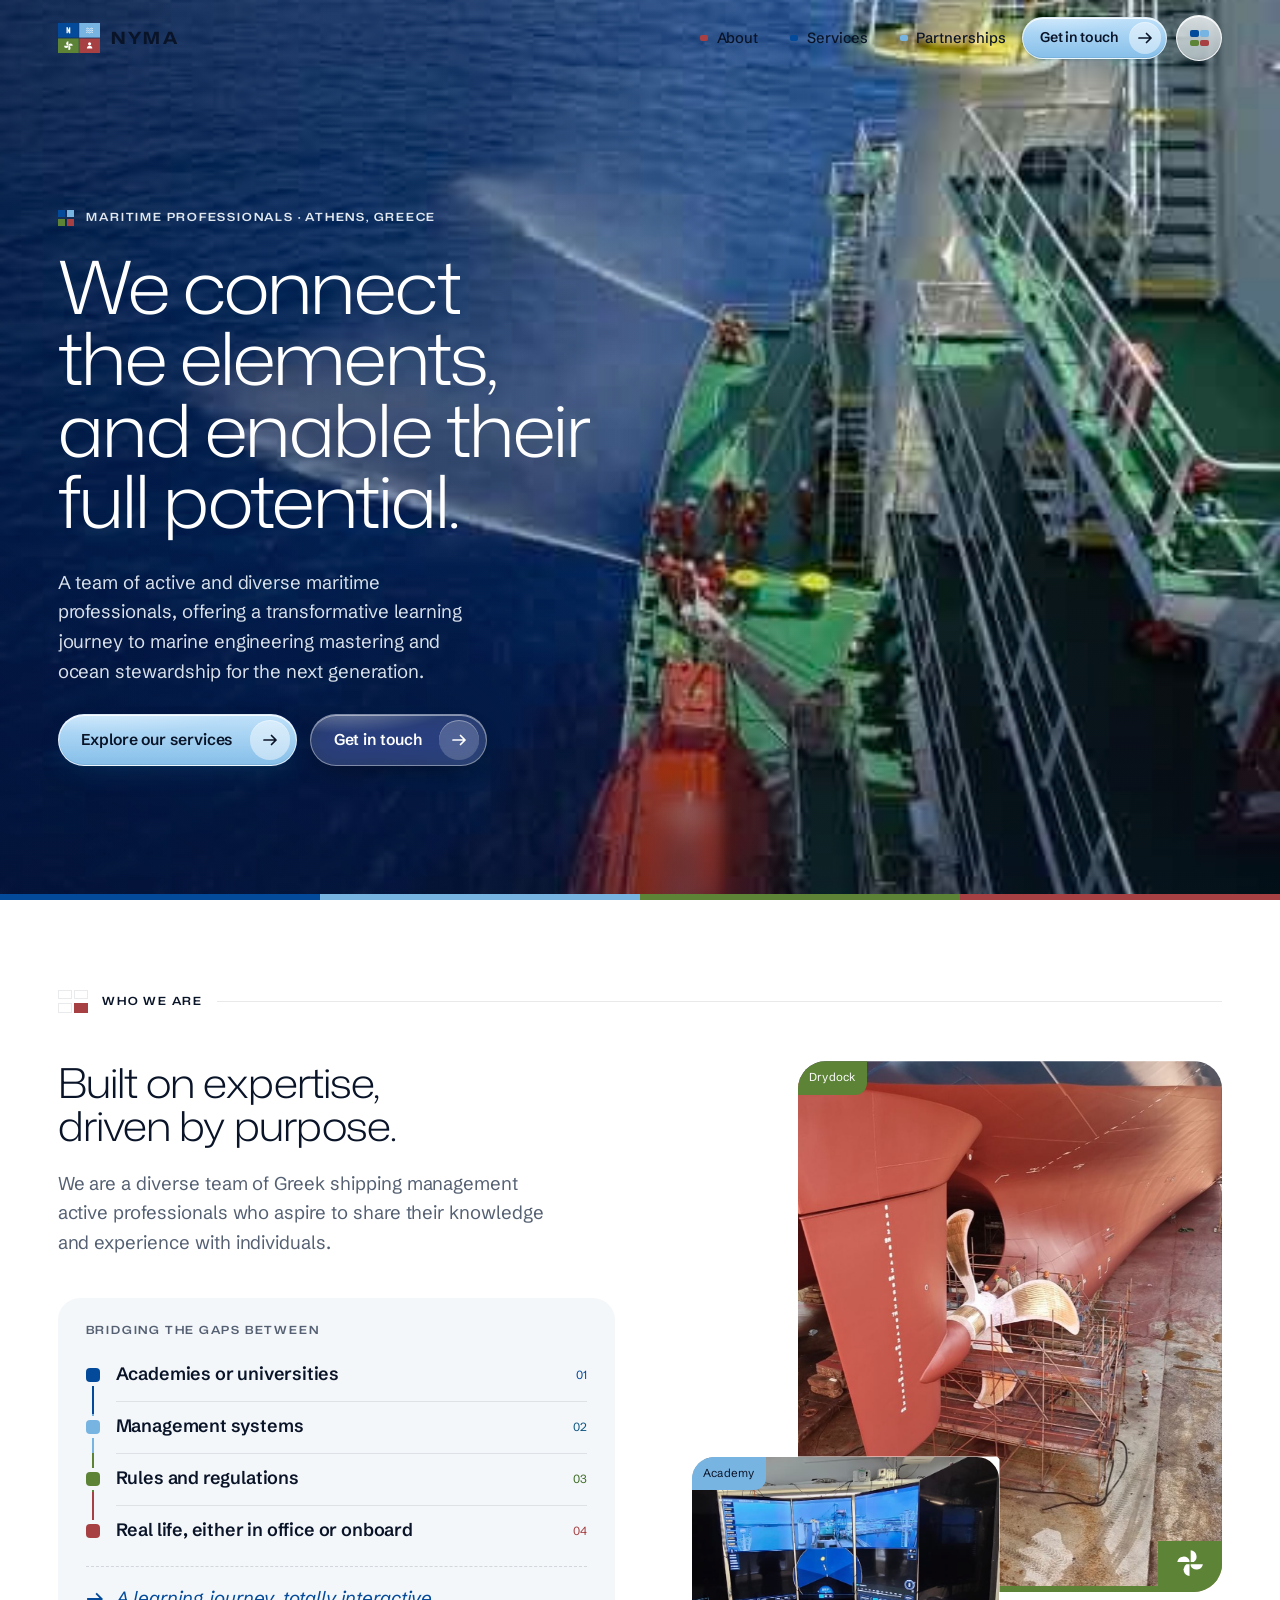
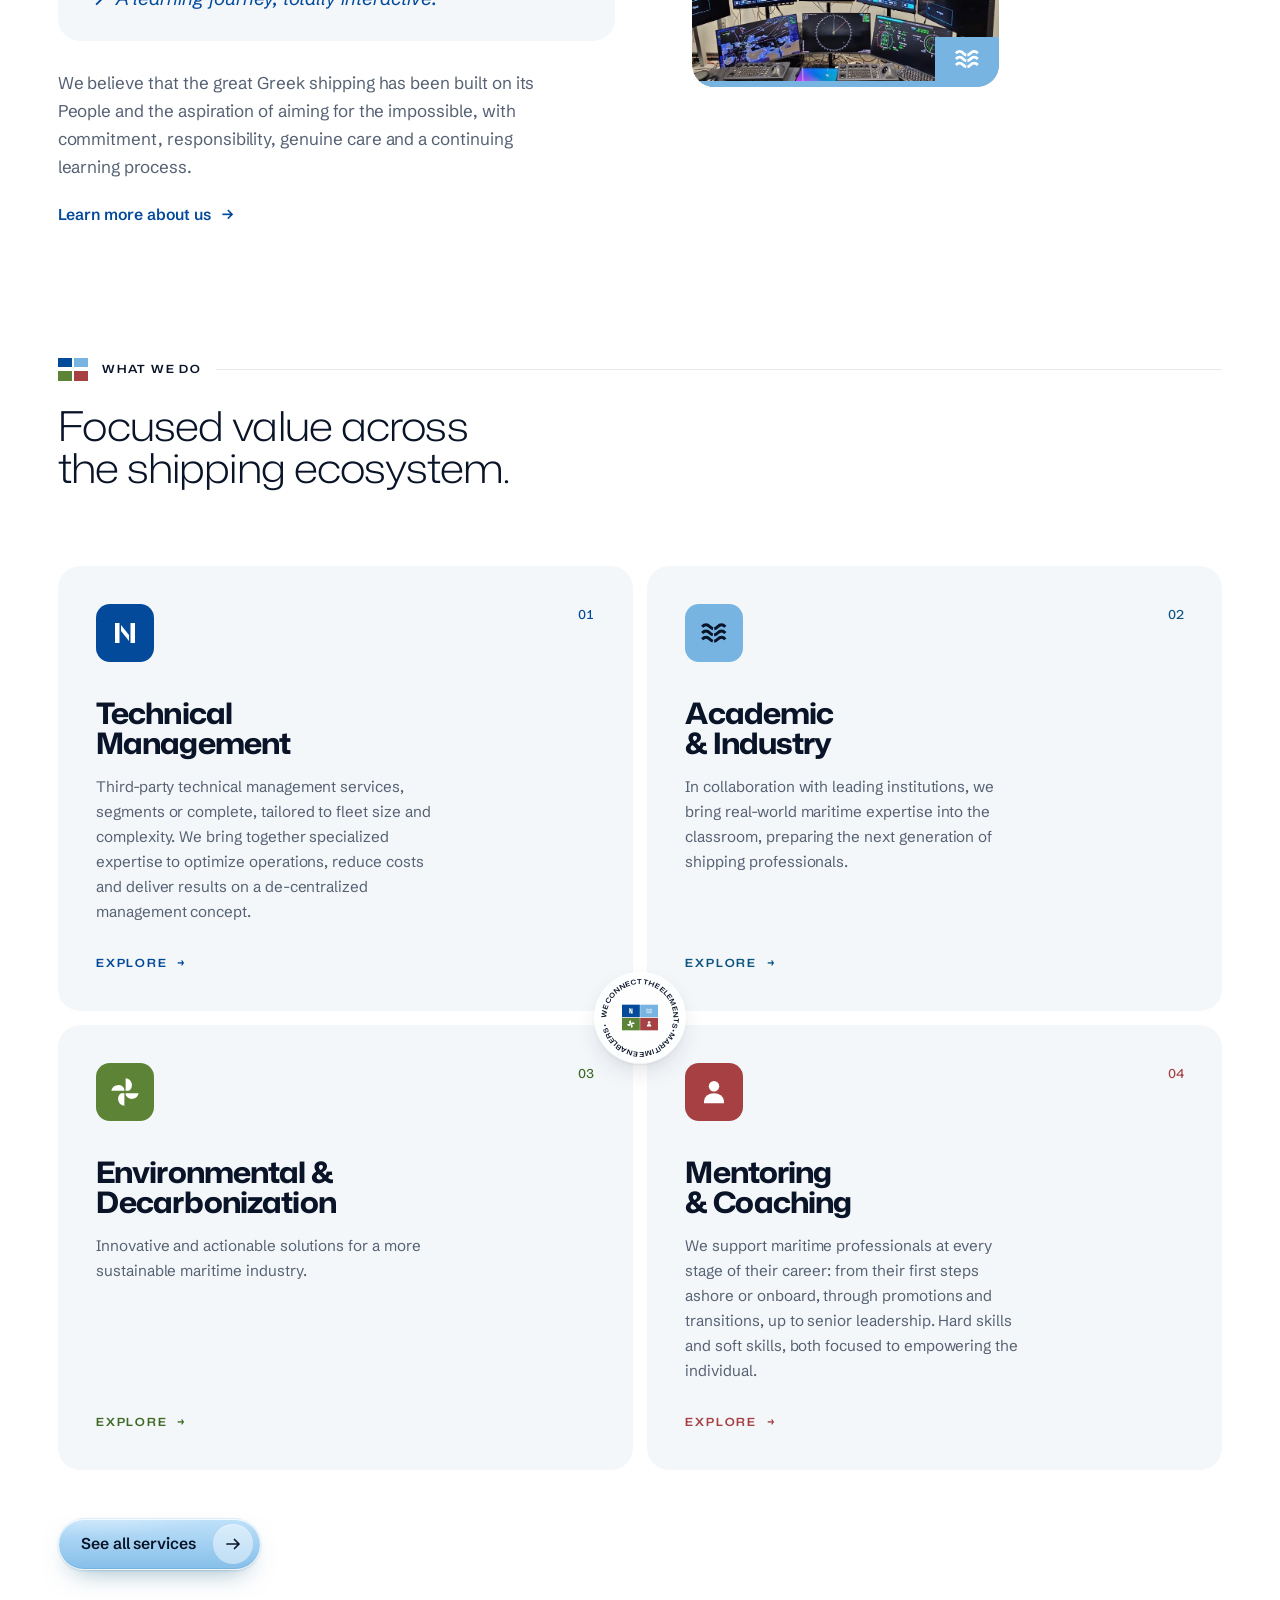
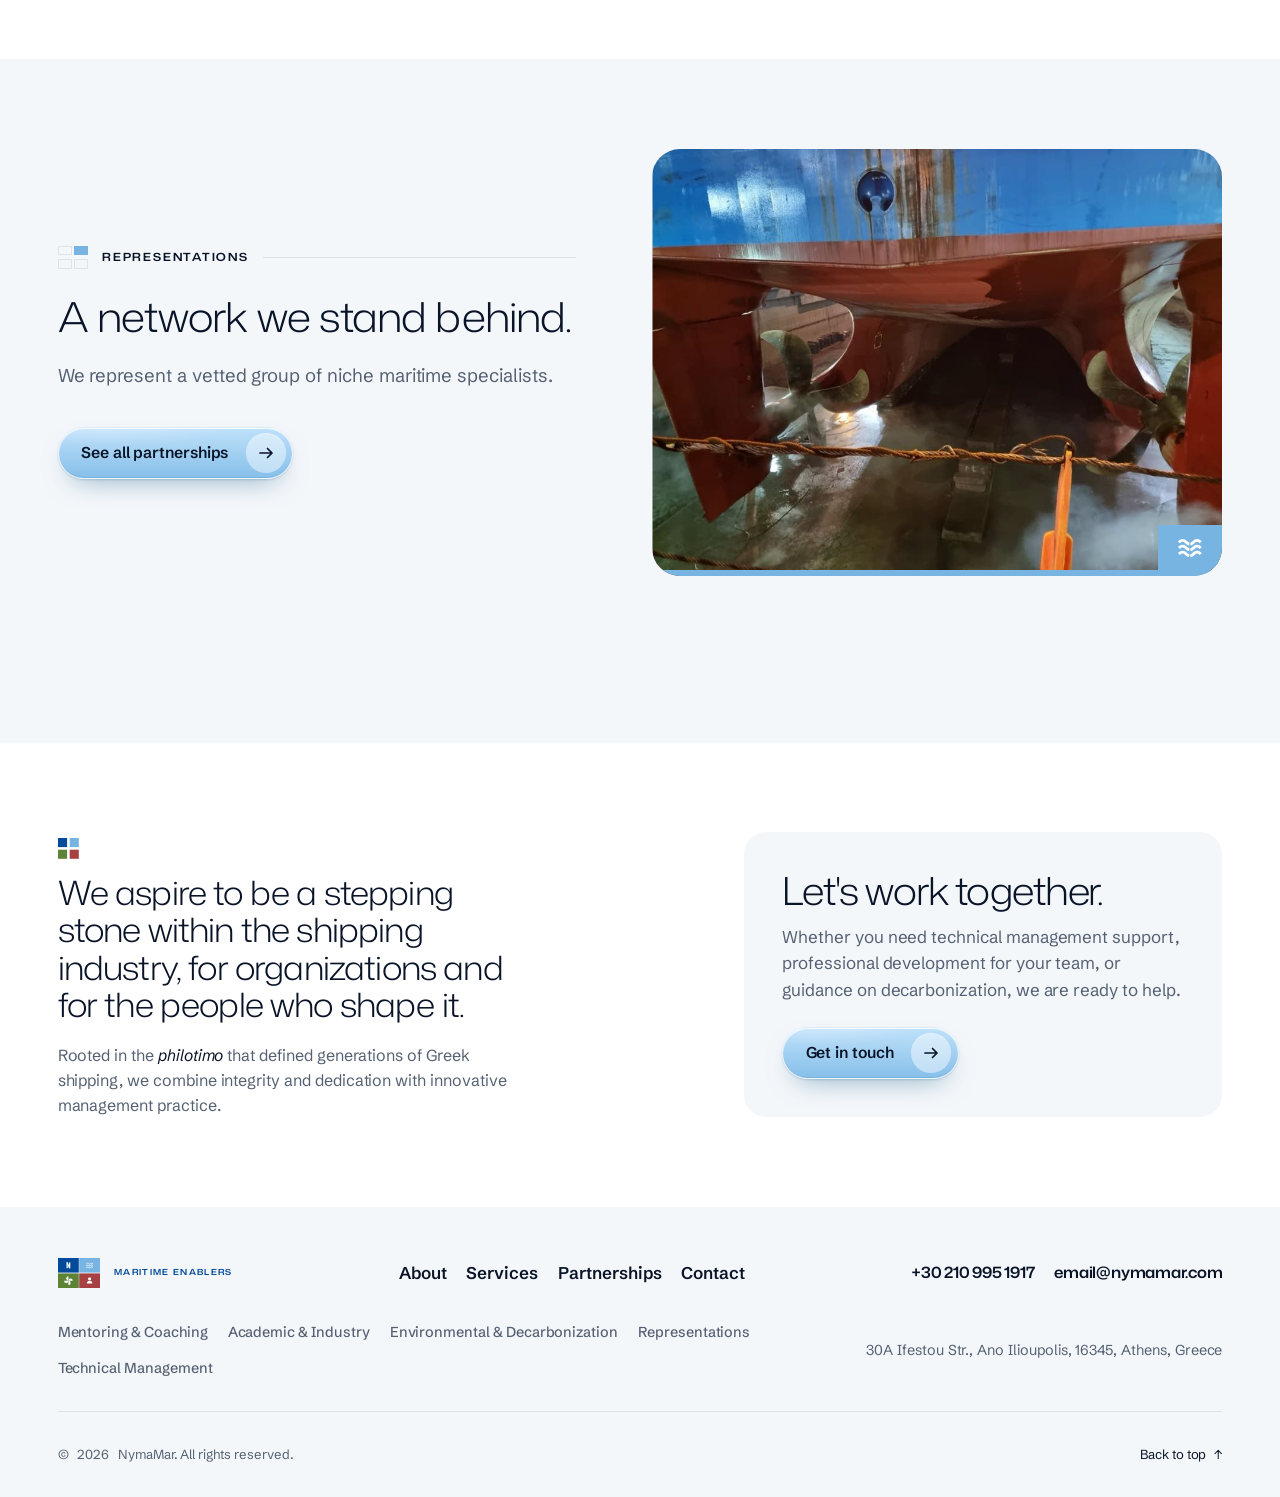
<file: index.html>
<!DOCTYPE html>
<html lang="en">
<head>
  <meta charset="UTF-8" />
  <meta name="viewport" content="width=device-width, initial-scale=1.0" />
  <title>NymaMar — We connect the elements</title>
  <meta name="description" content="NymaMar is a team of Greek maritime professionals and a stepping stone for the shipping industry. Mentoring &amp; coaching, technical management, environmental &amp; decarbonization, academic engagement and representations." />
  <meta name="theme-color" content="#06111F" />

  <!-- Social share -->
  <meta property="og:type" content="website" />
  <meta property="og:site_name" content="NymaMar" />
  <meta property="og:title" content="NymaMar — We connect the elements" />
  <meta property="og:description" content="A team of Greek maritime professionals and a stepping stone for the shipping industry." />
  <meta property="og:url" content="https://thecommercegr.github.io/nymamar-website/" />
  <meta property="og:image" content="https://thecommercegr.github.io/nymamar-website/assets/img/og-cover.jpg" />
  <meta property="og:image:width" content="1200" />
  <meta property="og:image:height" content="630" />
  <meta property="og:image:alt" content="NymaMar, Greek maritime professionals" />
  <meta name="twitter:card" content="summary_large_image" />

  <!-- Flag JS early (no flash of hidden content); un-flag if main.js never boots. -->
  <script>document.documentElement.classList.add("js");setTimeout(function(){if(!window.__nymaBooted)document.documentElement.classList.remove("js")},3000);</script>
  <link rel="preconnect" href="https://fonts.googleapis.com" />
  <link rel="preconnect" href="https://fonts.gstatic.com" crossorigin />
  <link href="https://fonts.googleapis.com/css2?family=Mona+Sans:ital,wdth,wght@0,75..125,200..900;1,75..125,200..900&amp;family=Schibsted+Grotesk:ital,wght@0,400..700;1,400..700&amp;display=swap" rel="stylesheet" />
  <link rel="stylesheet" href="css/styles.css?v=13" />
  <link rel="stylesheet" href="css/system-2029.css?v=6" />
  <link rel="icon" href="assets/logo-mark.svg" />
</head>
<body>
  <a class="skip-link" href="#main">Skip to content</a>

  <!-- ===== Header ===== -->
  <header class="site-header">
    <a class="brand" href="index.html" aria-label="NYMA Maritime Enablers, home"><img class="brand__mark" src="assets/logo-mark.svg" alt="" width="42" height="30" /><span class="brand__word">NYMA</span></a>
    <nav class="hq__links" aria-label="Primary">
      <a href="who-we-are.html" style="--t:var(--b-red)">About</a>
      <a href="services.html" style="--t:var(--b-navy)">Services</a>
      <a href="partnerships.html" style="--t:var(--b-sky)">Partnerships</a>
    </nav>
    <div class="hq__end">
      <a class="btn hq__cta" href="contact.html">Get in touch <span class="btn__arw"><svg viewBox="0 0 16 16" fill="none" stroke="currentColor" stroke-width="1.6" aria-hidden="true"><path d="M1 8h13M9 3l5 5-5 5"/></svg></span></a>
      <button class="hq__menu" type="button" aria-expanded="false" aria-controls="quadnav"><span class="hq__menu-t">Menu</span><span class="mk" data-on="all" aria-hidden="true"><i></i><i></i><i></i><i></i></span></button>
    </div>
  </header>
  <nav class="quadnav" id="quadnav" aria-label="Menu" hidden>
    <div class="quadnav__grid">
      <section class="qn qn--navy"><a class="qn__head" href="services.html"><span class="qn__glyph"><svg viewBox="0 0 24 24" fill="currentColor" aria-hidden="true"><rect x="4" y="4" width="3.6" height="16"/><rect x="16.4" y="4" width="3.6" height="16"/><polygon points="8.8,5.6 15.2,13.6 15.2,18.4 8.8,10.4"/></svg></span><span class="qn__name">Services</span></a>
        <ul class="qn__sub"><li><a href="services.html#mentoring">Mentoring &amp; Coaching</a></li><li><a href="services.html#academic">Academic &amp; Industry</a></li><li><a href="services.html#environmental">Environmental &amp; Decarbonization</a></li><li><a href="services.html#representations">Representations</a></li><li><a href="services.html#technical">Technical Management</a></li></ul></section>
      <section class="qn qn--sky"><a class="qn__head" href="partnerships.html"><span class="qn__glyph"><svg viewBox="0 0 24 24" fill="none" stroke="currentColor" stroke-width="2.4" stroke-dasharray="47.5 5 100" aria-hidden="true"><path pathLength="100" d="M2.5 7q3.1-3.2 6.2 0t6.2 0t6.2 0"/><path pathLength="100" d="M2.5 12q3.1-3.2 6.2 0t6.2 0t6.2 0"/><path pathLength="100" d="M2.5 17q3.1-3.2 6.2 0t6.2 0t6.2 0"/></svg></span><span class="qn__name">Partnerships</span></a>
        <ul class="qn__sub"><li><a href="services.html#representations">Representations</a></li></ul></section>
      <section class="qn qn--green"><a class="qn__head" href="contact.html"><span class="qn__glyph"><svg viewBox="0 0 24 24" fill="currentColor" aria-hidden="true"><g transform="translate(12 12)"><path d="M0.5 -10.977A5.5 5.5 0 0 1 3.162 -1H0.5Z"/><path d="M0.5 1H10.908A5.5 5.5 0 0 1 0.5 2.291Z"/><path d="M-0.5 10.977A5.5 5.5 0 0 1 -3.162 1H-0.5Z"/><path d="M-0.5 -1H-10.908A5.5 5.5 0 0 1 -0.5 -2.291Z"/></g></svg></span><span class="qn__name">Contact</span></a>
        <ul class="qn__sub qn__sub--always"><li><a href="tel:+302109951917">+30 210 995 1917</a></li><li><a href="mailto:email@nymamar.com">email@nymamar.com</a></li><li class="qn__addr">30A Ifestou Str., Ano Ilioupolis<br />16345, Athens, Greece</li></ul></section>
      <section class="qn qn--red"><a class="qn__head" href="who-we-are.html"><span class="qn__glyph"><svg viewBox="0 0 24 24" fill="currentColor" aria-hidden="true"><circle cx="12" cy="7.4" r="4.2"/><path d="M4 21V19.4a8 6.4 0 0 1 16 0V21Z"/></svg></span><span class="qn__name">About</span></a>
        <ul class="qn__sub"><li><a href="who-we-are.html#story">Our story</a></li><li><a href="who-we-are.html#mission">Mission &amp; vision</a></li><li><a href="who-we-are.html#values">Our values</a></li></ul></section>
    </div>
  </nav>

  <!-- ===== Hero ===== -->
  <section id="main" class="hero">
    <div class="hero__media"><picture><source media="(min-width: 600px)" srcset="assets/img/sea-fire-monitor-wide-1600.jpg 1600w, assets/img/sea-fire-monitor-wide.jpg 2472w" sizes="100vw" /><img src="assets/img/sea-fire-monitor-trial.jpg" srcset="assets/img/sea-fire-monitor-trial-480.jpg 480w, assets/img/sea-fire-monitor-trial.jpg 960w" sizes="100vw" alt="Deck crew running a fire-monitor sea trial aboard a vessel, open sea to the horizon" width="960" height="1280" fetchpriority="high" decoding="async" /></picture><div class="quad-bar" aria-hidden="true"><i></i><i></i><i></i><i></i></div></div>
    <div class="wrap hero__inner">
      <p class="hero__kicker intro" style="--d:.2s"><span class="quad-dots" aria-hidden="true"><i></i><i></i><i></i><i></i></span><span class="label">Maritime professionals &middot; Athens, Greece</span></p>
      <h1 class="hero__title" data-split>We connect the elements, and enable their full potential.</h1>
      <div class="hero__foot">
        <p class="lede intro" style="--d:1s">A team of active and diverse maritime professionals, offering a transformative learning journey to marine engineering mastering and ocean stewardship for the next generation.</p>
        <div class="btn-row intro" style="--d:1.15s">
          <a href="services.html" class="btn">Explore our services <span class="btn__arw"><svg viewBox="0 0 16 16" fill="none" stroke="currentColor" stroke-width="1.6" aria-hidden="true"><path d="M1 8h13M9 3l5 5-5 5"/></svg></span></a>
          <a href="contact.html" class="btn btn--line">Get in touch <span class="btn__arw"><svg viewBox="0 0 16 16" fill="none" stroke="currentColor" stroke-width="1.6" aria-hidden="true"><path d="M1 8h13M9 3l5 5-5 5"/></svg></span></a>
        </div>
      </div>
    </div>
  </section>


  <!-- ===== Who we are: copy + "bridging the gaps" route + collage ===== -->
  <section class="section section--bone">
    <div class="wrap">
      <p class="sec-head__meta" style="margin-bottom:clamp(1.75rem,4vw,3rem);"><span class="mk" data-on="red" aria-hidden="true"><i></i><i></i><i></i><i></i></span><span class="label">Who we are</span></p>
      <div class="who">
        <div class="who__copy">
          <h2 data-split>Built on expertise, driven by purpose.</h2>
          <p class="lede who__lede reveal">We are a diverse team of Greek shipping management active professionals who aspire to share their knowledge and experience with individuals.</p>
          <div class="route reveal d1">
            <span class="label route__label">Bridging the gaps between</span>
            <ol class="route__list" data-stagger>
              <li data-pillar="maritime"><span class="route__node"></span><span class="route__text">Academies or universities</span><span class="route__idx">01</span></li>
              <li data-pillar="sky"><span class="route__node"></span><span class="route__text">Management systems</span><span class="route__idx">02</span></li>
              <li data-pillar="propulsion"><span class="route__node"></span><span class="route__text">Rules and regulations</span><span class="route__idx">03</span></li>
              <li data-pillar="people"><span class="route__node"></span><span class="route__text">Real life, either in office or onboard</span><span class="route__idx">04</span></li>
            </ol>
            <p class="route__end"><svg viewBox="0 0 16 16" fill="none" stroke="currentColor" stroke-width="1.6" aria-hidden="true"><path d="M1 8h13M9 3l5 5-5 5"/></svg>A learning journey, totally interactive.</p>
          </div>
          <p class="who__belief reveal">We believe that the great Greek shipping has been built on its People and the aspiration of aiming for the impossible, with commitment, responsibility, genuine care and a continuing learning process.</p>
          <a class="link reveal" href="who-we-are.html">Learn more about us <span class="arw" aria-hidden="true">&rarr;</span></a>
        </div>
        <div class="collage">
          <figure class="frame collage__a reveal-img" data-pillar="propulsion"><img src="assets/img/drydock-propeller-rudder-scaffold.jpg" srcset="assets/img/drydock-propeller-rudder-scaffold-480.jpg 480w, assets/img/drydock-propeller-rudder-scaffold.jpg 720w" sizes="(min-width: 900px) 40vw, 80vw" alt="Engineers inspecting a propeller and rudder in drydock" width="720" height="1280" loading="lazy" decoding="async" data-parallax="0.05" data-parallax-scale="1.1" /><figcaption class="frame__tag">Drydock</figcaption><span class="ftile" aria-hidden="true"><svg viewBox="0 0 24 24" fill="currentColor" aria-hidden="true"><g transform="translate(12 12)"><path d="M0.5 -10.977A5.5 5.5 0 0 1 3.162 -1H0.5Z"/><path d="M0.5 1H10.908A5.5 5.5 0 0 1 0.5 2.291Z"/><path d="M-0.5 10.977A5.5 5.5 0 0 1 -3.162 1H-0.5Z"/><path d="M-0.5 -1H-10.908A5.5 5.5 0 0 1 -0.5 -2.291Z"/></g></svg></span></figure>
          <figure class="frame collage__b reveal-img d2" data-pillar="sky"><img src="assets/img/academy-bridge-simulator-02.jpg" srcset="assets/img/academy-bridge-simulator-02.jpg 1280w" sizes="(min-width: 900px) 28vw, 58vw" alt="Trainees at a ship-bridge simulator in a maritime academy" width="1280" height="597" loading="lazy" decoding="async" /><figcaption class="frame__tag">Academy</figcaption><span class="ftile" aria-hidden="true"><svg viewBox="0 0 24 24" fill="none" stroke="currentColor" stroke-width="2.4" stroke-dasharray="47.5 5 100" aria-hidden="true"><path pathLength="100" d="M2.5 7q3.1-3.2 6.2 0t6.2 0t6.2 0"/><path pathLength="100" d="M2.5 12q3.1-3.2 6.2 0t6.2 0t6.2 0"/><path pathLength="100" d="M2.5 17q3.1-3.2 6.2 0t6.2 0t6.2 0"/></svg></span></figure>
        </div>
      </div>
    </div>
  </section>

  <!-- ===== The four elements (interactive quadrant) ===== -->
  <section class="section section--ink glow">
    <div class="wrap">
      <header class="sec-head ">
        <p class="sec-head__meta"><span class="mk" data-on="all" aria-hidden="true"><i></i><i></i><i></i><i></i></span><span class="label">What we do</span></p>
        <h2 data-split>Focused value across the shipping ecosystem.</h2>
      </header>
      <div class="elements">
        <div class="elements__grid reveal" data-stagger>
          <a class="el" data-pillar="maritime" href="services.html#technical">
            <span class="el__fill" aria-hidden="true"></span>
            <span class="el__top"><span class="el__glyph"><svg viewBox="0 0 24 24" fill="currentColor" aria-hidden="true"><rect x="4" y="4" width="3.6" height="16"/><rect x="16.4" y="4" width="3.6" height="16"/><polygon points="8.8,5.6 15.2,13.6 15.2,18.4 8.8,10.4"/></svg></span><span class="mono el__num">01</span></span>
            <span class="el__title">Technical Management</span>
            <span class="el__desc">Third-party technical management services, segments or complete, tailored to fleet size and complexity. We bring together specialized expertise to optimize operations, reduce costs and deliver results on a de-centralized management concept.</span>
            <span class="el__go label">Explore <span aria-hidden="true">&rarr;</span></span>
          </a>
          <a class="el" data-pillar="sky" href="services.html#academic">
            <span class="el__fill" aria-hidden="true"></span>
            <span class="el__top"><span class="el__glyph"><svg viewBox="0 0 24 24" fill="none" stroke="currentColor" stroke-width="2.4" stroke-dasharray="47.5 5 100" aria-hidden="true"><path pathLength="100" d="M2.5 7q3.1-3.2 6.2 0t6.2 0t6.2 0"/><path pathLength="100" d="M2.5 12q3.1-3.2 6.2 0t6.2 0t6.2 0"/><path pathLength="100" d="M2.5 17q3.1-3.2 6.2 0t6.2 0t6.2 0"/></svg></span><span class="mono el__num">02</span></span>
            <span class="el__title">Academic &amp; Industry</span>
            <span class="el__desc">In collaboration with leading institutions, we bring real-world maritime expertise into the classroom, preparing the next generation of shipping professionals.</span>
            <span class="el__go label">Explore <span aria-hidden="true">&rarr;</span></span>
          </a>
          <a class="el" data-pillar="propulsion" href="services.html#environmental">
            <span class="el__fill" aria-hidden="true"></span>
            <span class="el__top"><span class="el__glyph"><svg viewBox="0 0 24 24" fill="currentColor" aria-hidden="true"><g transform="translate(12 12)"><path d="M0.5 -10.977A5.5 5.5 0 0 1 3.162 -1H0.5Z"/><path d="M0.5 1H10.908A5.5 5.5 0 0 1 0.5 2.291Z"/><path d="M-0.5 10.977A5.5 5.5 0 0 1 -3.162 1H-0.5Z"/><path d="M-0.5 -1H-10.908A5.5 5.5 0 0 1 -0.5 -2.291Z"/></g></svg></span><span class="mono el__num">03</span></span>
            <span class="el__title">Environmental &amp; Decarbonization</span>
            <span class="el__desc">Innovative and actionable solutions for a more sustainable maritime industry.</span>
            <span class="el__go label">Explore <span aria-hidden="true">&rarr;</span></span>
          </a>
          <a class="el" data-pillar="people" href="services.html#mentoring">
            <span class="el__fill" aria-hidden="true"></span>
            <span class="el__top"><span class="el__glyph"><svg viewBox="0 0 24 24" fill="currentColor" aria-hidden="true"><circle cx="12" cy="7.4" r="4.2"/><path d="M4 21V19.4a8 6.4 0 0 1 16 0V21Z"/></svg></span><span class="mono el__num">04</span></span>
            <span class="el__title">Mentoring &amp; Coaching</span>
            <span class="el__desc">We support maritime professionals at every stage of their career: from their first steps ashore or onboard, through promotions and transitions, up to senior leadership. Hard skills and soft skills, both focused to empowering the individual.</span>
            <span class="el__go label">Explore <span aria-hidden="true">&rarr;</span></span>
          </a>
        </div>
        <div class="elements__badge" aria-hidden="true">
          <div class="ring">
            <svg class="ring__text" viewBox="0 0 100 100"><defs><path id="ringPath" d="M50,50 m-41,0 a41,41 0 1,1 82,0 a41,41 0 1,1 -82,0"/></defs><text><textPath href="#ringPath" textLength="252" lengthAdjust="spacing">We connect the elements &#8226; Maritime enablers &#8226;</textPath></text></svg>
            <img class="ring__mark" src="assets/logo-mark.svg" alt="" width="44" height="31" />
          </div>
        </div>
      </div>
      <div class="elements__foot reveal">
        <a href="services.html" class="btn">See all services <span class="btn__arw"><svg viewBox="0 0 16 16" fill="none" stroke="currentColor" stroke-width="1.6" aria-hidden="true"><path d="M1 8h13M9 3l5 5-5 5"/></svg></span></a>
      </div>
    </div>
  </section>


  <!-- ===== Representations network ===== -->
  <section class="section section--ink2 glow">
    <div class="wrap">
      <div class="network">
        <div class="network__copy">
          <p class="sec-head__meta" style="margin-bottom:1.6rem;"><span class="mk" data-on="sky" aria-hidden="true"><i></i><i></i><i></i><i></i></span><span class="label">Representations</span></p>
          <h2 data-split>A network we stand behind.</h2>
          <p class="lede reveal">We represent a vetted group of niche maritime specialists.</p>
          <div class="reveal d1"><a href="partnerships.html" class="btn">See all partnerships <span class="btn__arw"><svg viewBox="0 0 16 16" fill="none" stroke="currentColor" stroke-width="1.6" aria-hidden="true"><path d="M1 8h13M9 3l5 5-5 5"/></svg></span></a></div>
        </div>
        <figure class="frame network__media reveal-img" data-pillar="sky"><img src="assets/img/drydock-twin-propellers-rudders.jpg" srcset="assets/img/drydock-twin-propellers-rudders-480.jpg 480w, assets/img/drydock-twin-propellers-rudders-960.jpg 960w, assets/img/drydock-twin-propellers-rudders.jpg 1280w" sizes="(min-width: 900px) 50vw, 100vw" alt="Twin propellers and rudders of a vessel in drydock" width="1280" height="960" loading="lazy" decoding="async" data-parallax="0.06" data-parallax-scale="1.1" /><span class="ftile" aria-hidden="true"><svg viewBox="0 0 24 24" fill="none" stroke="currentColor" stroke-width="2.4" stroke-dasharray="47.5 5 100" aria-hidden="true"><path pathLength="100" d="M2.5 7q3.1-3.2 6.2 0t6.2 0t6.2 0"/><path pathLength="100" d="M2.5 12q3.1-3.2 6.2 0t6.2 0t6.2 0"/><path pathLength="100" d="M2.5 17q3.1-3.2 6.2 0t6.2 0t6.2 0"/></svg></span></figure>
      </div>
    </div>
  </section>

  <!-- ===== Closing: the mission quote and the invitation share one band ===== -->
  <section class="close">
    <div class="wrap close__grid">
      <div class="close__q reveal">
        <span class="quad-dots" aria-hidden="true"><i></i><i></i><i></i><i></i></span>
        <blockquote>We aspire to be a stepping stone within the shipping industry, for organizations and for the people who shape it.</blockquote>
        <p class="close__cite">Rooted in the <em>philotimo</em> that defined generations of Greek shipping, we combine integrity and dedication with innovative management practice.</p>
      </div>
      <div class="close__cta reveal d1">
        <h2>Let's work together.</h2>
        <p>Whether you need technical management support, professional development for your team, or guidance on decarbonization, we are ready to help.</p>
        <a class="btn" href="contact.html">Get in touch <span class="btn__arw"><svg viewBox="0 0 16 16" fill="none" stroke="currentColor" stroke-width="1.6" aria-hidden="true"><path d="M1 8h13M9 3l5 5-5 5"/></svg></span></a>
      </div>
    </div>
  </section>

  <!-- ===== Footer ===== -->
  <footer class="site-footer">
    <div class="wrap">
      <div class="ft__top">
        <a class="fq__brand" href="index.html" aria-label="NYMA Maritime Enablers, home"><img class="brand__mark" src="assets/logo-mark.svg" alt="" width="50" height="36" /><span class="brand__tag">Maritime Enablers</span></a>
        <nav class="ft__nav" aria-label="Footer"><a href="who-we-are.html">About</a><a href="services.html">Services</a><a href="partnerships.html">Partnerships</a><a href="contact.html">Contact</a></nav>
        <div class="ft__reach"><a href="tel:+302109951917">+30 210 995 1917</a><a href="mailto:email@nymamar.com">email@nymamar.com</a></div>
      </div>
      <div class="ft__mid">
        <ul class="ft__svc"><li><a href="services.html#mentoring">Mentoring &amp; Coaching</a></li><li><a href="services.html#academic">Academic &amp; Industry</a></li><li><a href="services.html#environmental">Environmental &amp; Decarbonization</a></li><li><a href="services.html#representations">Representations</a></li><li><a href="services.html#technical">Technical Management</a></li></ul>
        <p class="ft__addr">30A Ifestou Str., Ano Ilioupolis, 16345, Athens, Greece</p>
      </div>
      <div class="footer__bar">
        <span>&copy; <span id="year">2026</span> NymaMar. All rights reserved.</span>
        <a href="#main" class="to-top" data-to-top>Back to top <span aria-hidden="true">&uarr;</span></a>
      </div>
    </div>
  </footer>

  <!-- Mobile quick-contact bar (thumb zone) -->
  <div class="mbar" role="region" aria-label="Quick contact">
    <a class="mbar__call" href="tel:+302109951917"><svg viewBox="0 0 16 16" fill="none" stroke="currentColor" stroke-width="1.5" aria-hidden="true"><path d="M3.5 1.5h2.5l1.2 3.2-1.6 1a8 8 0 0 0 4.7 4.7l1-1.6 3.2 1.2v2.5a1.5 1.5 0 0 1-1.6 1.5A12.5 12.5 0 0 1 2 3.1 1.5 1.5 0 0 1 3.5 1.5z"/></svg>Call</a>
    <a class="mbar__go" href="contact.html">Get in touch <svg viewBox="0 0 16 16" fill="none" stroke="currentColor" stroke-width="1.6" aria-hidden="true"><path d="M1 8h13M9 3l5 5-5 5"/></svg></a>
  </div>

  <script src="js/main.js?v=13"></script>
</body>
</html>
</file>
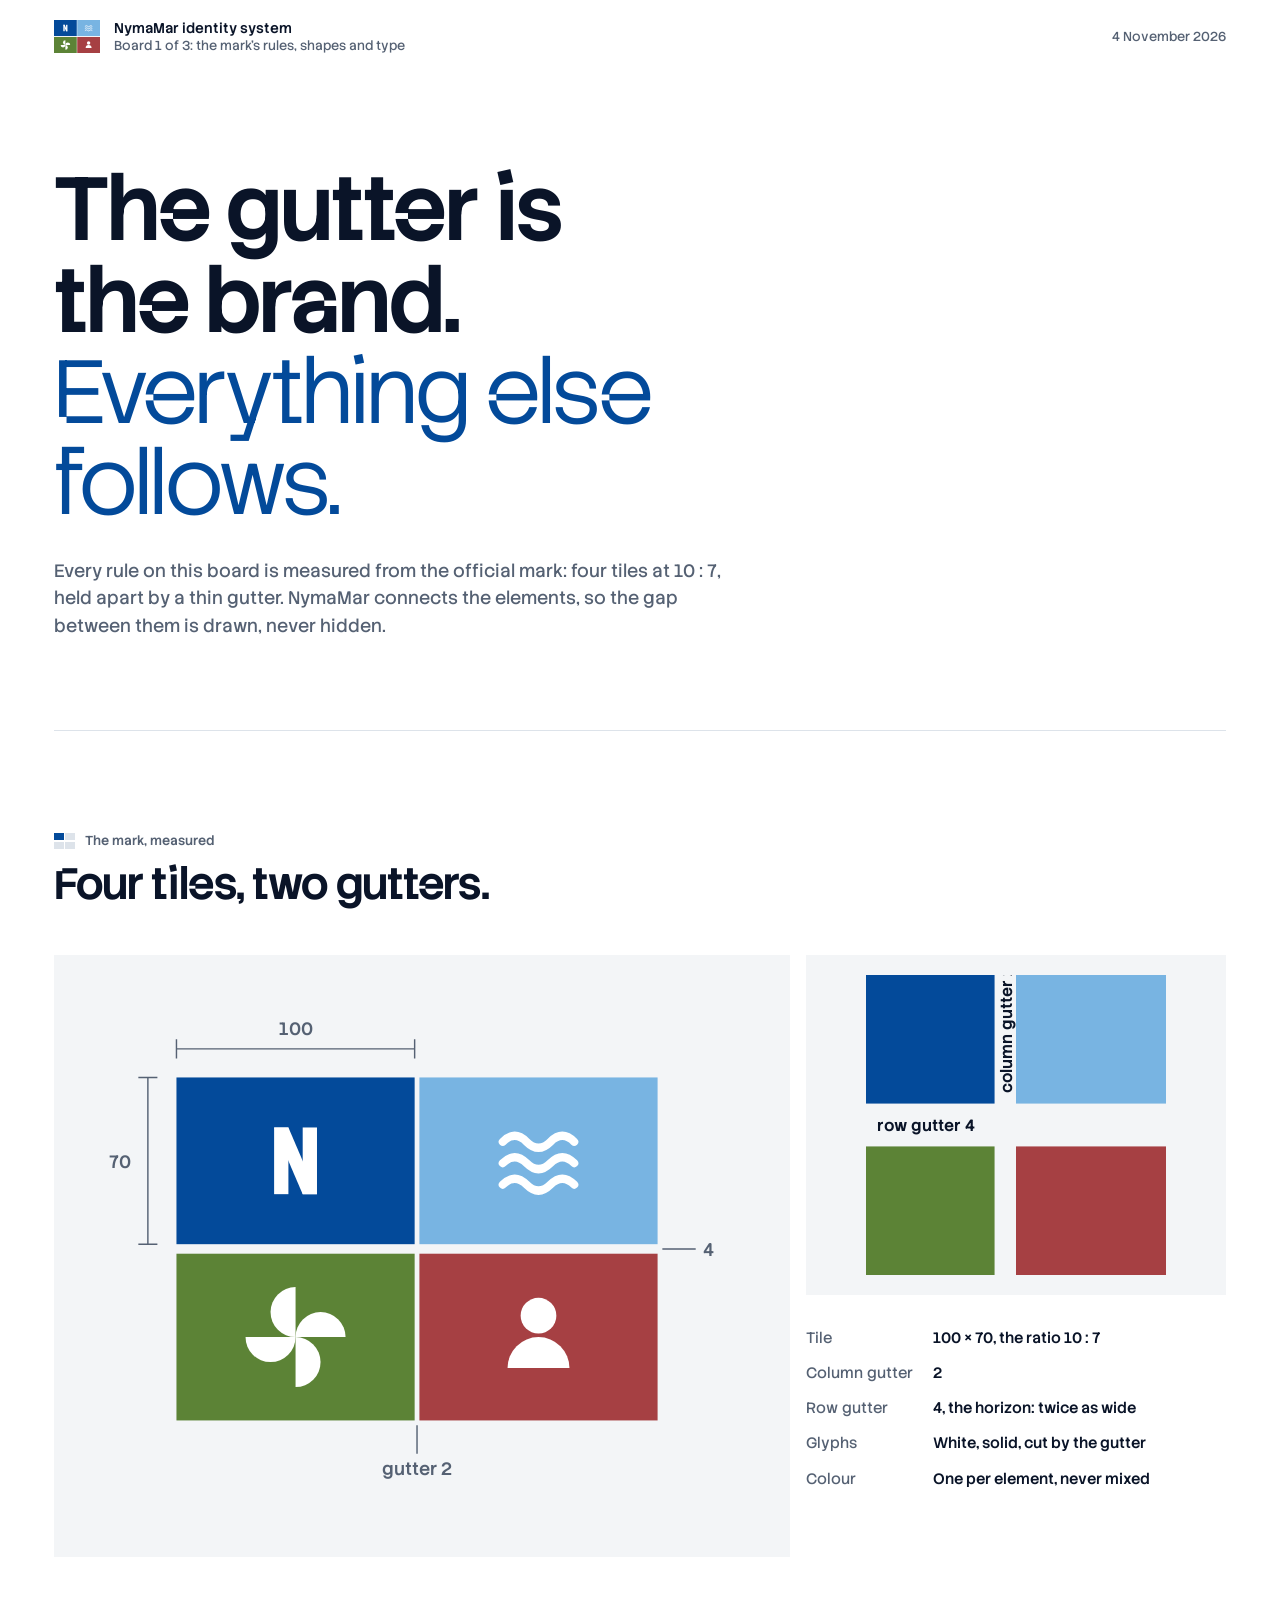
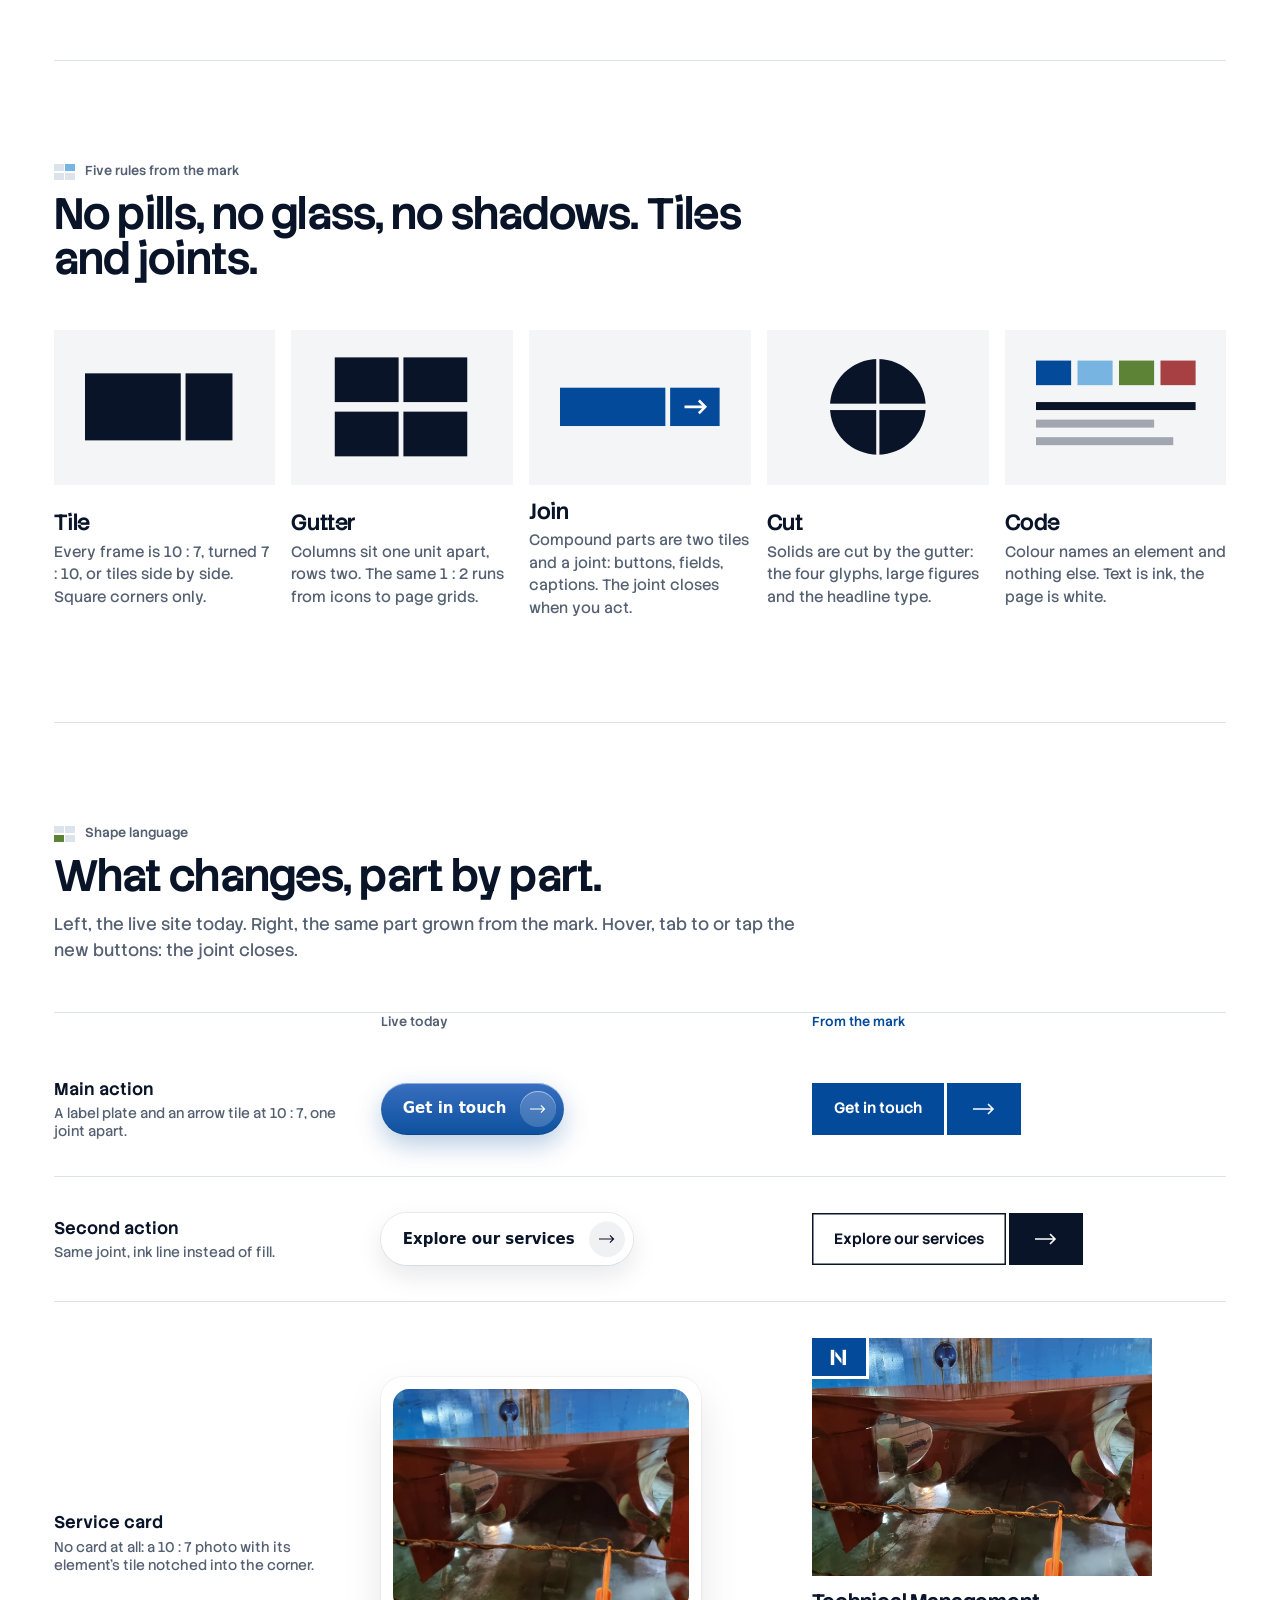
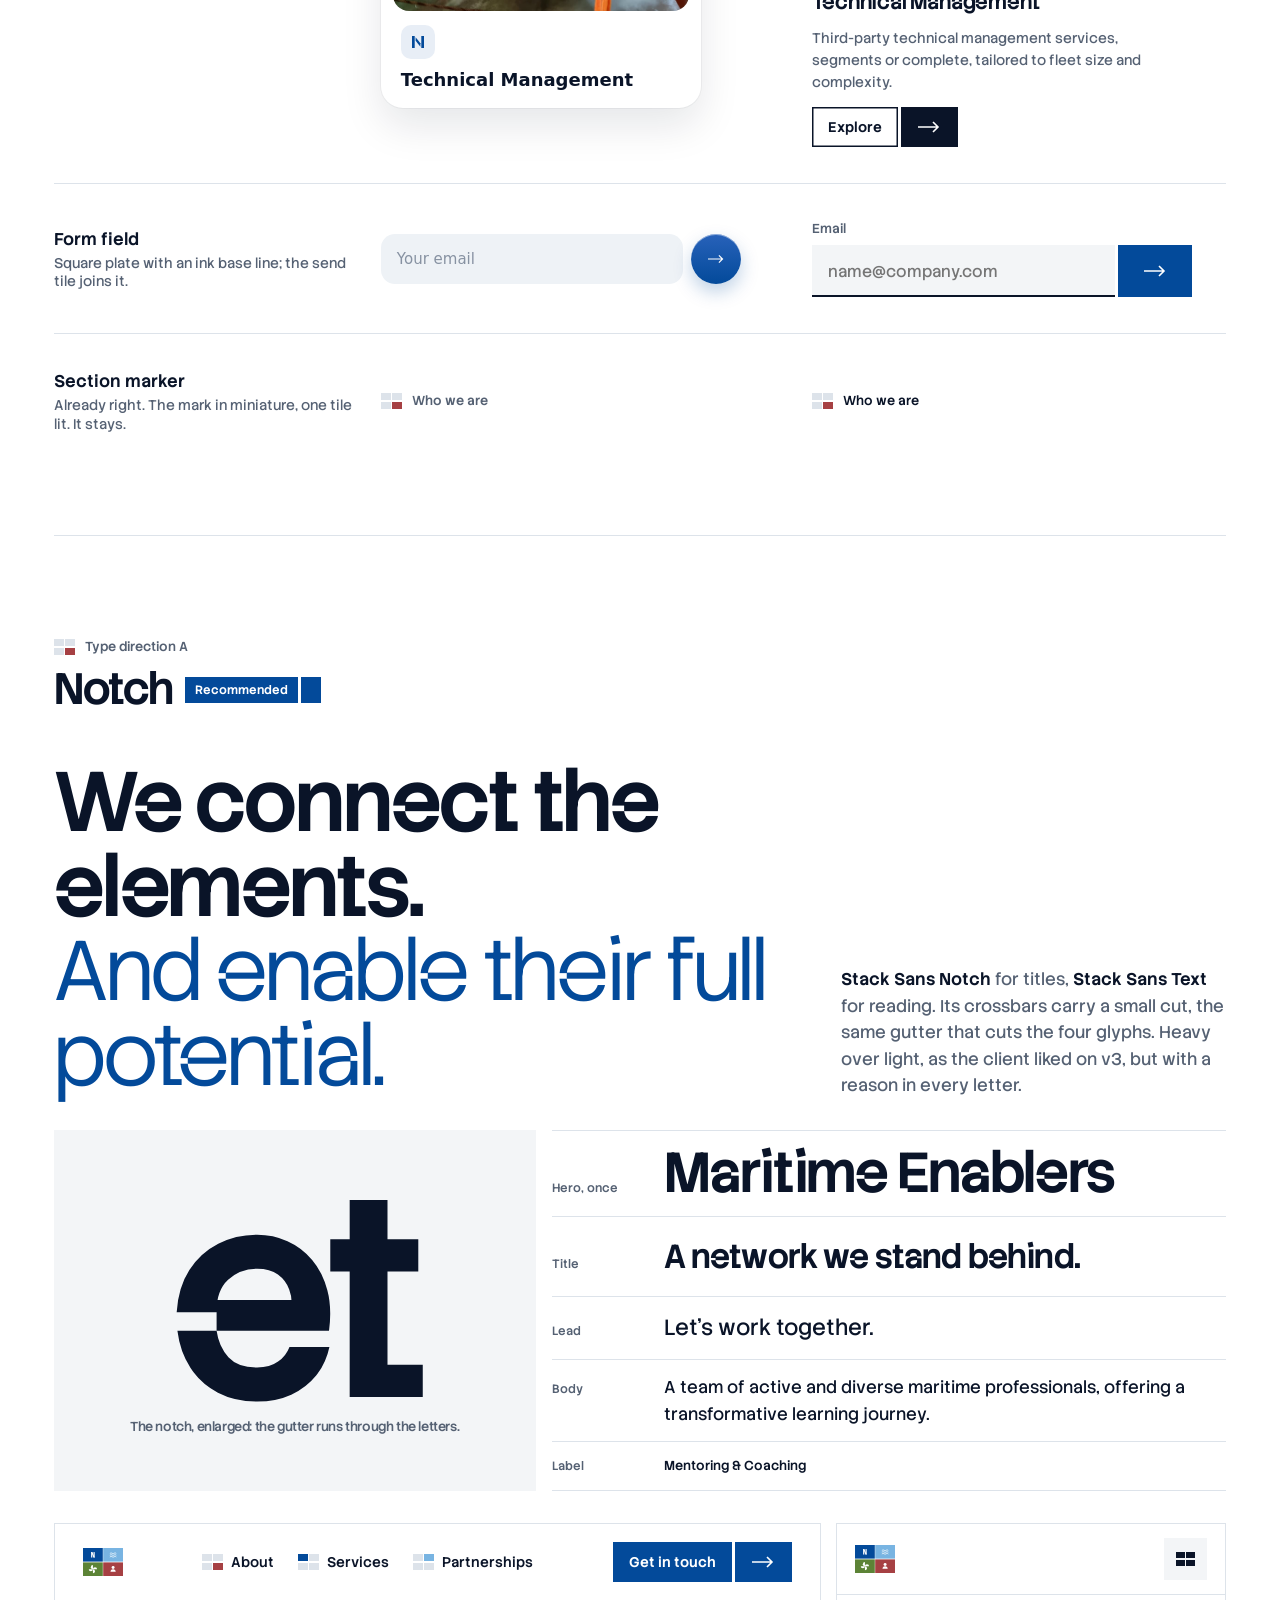
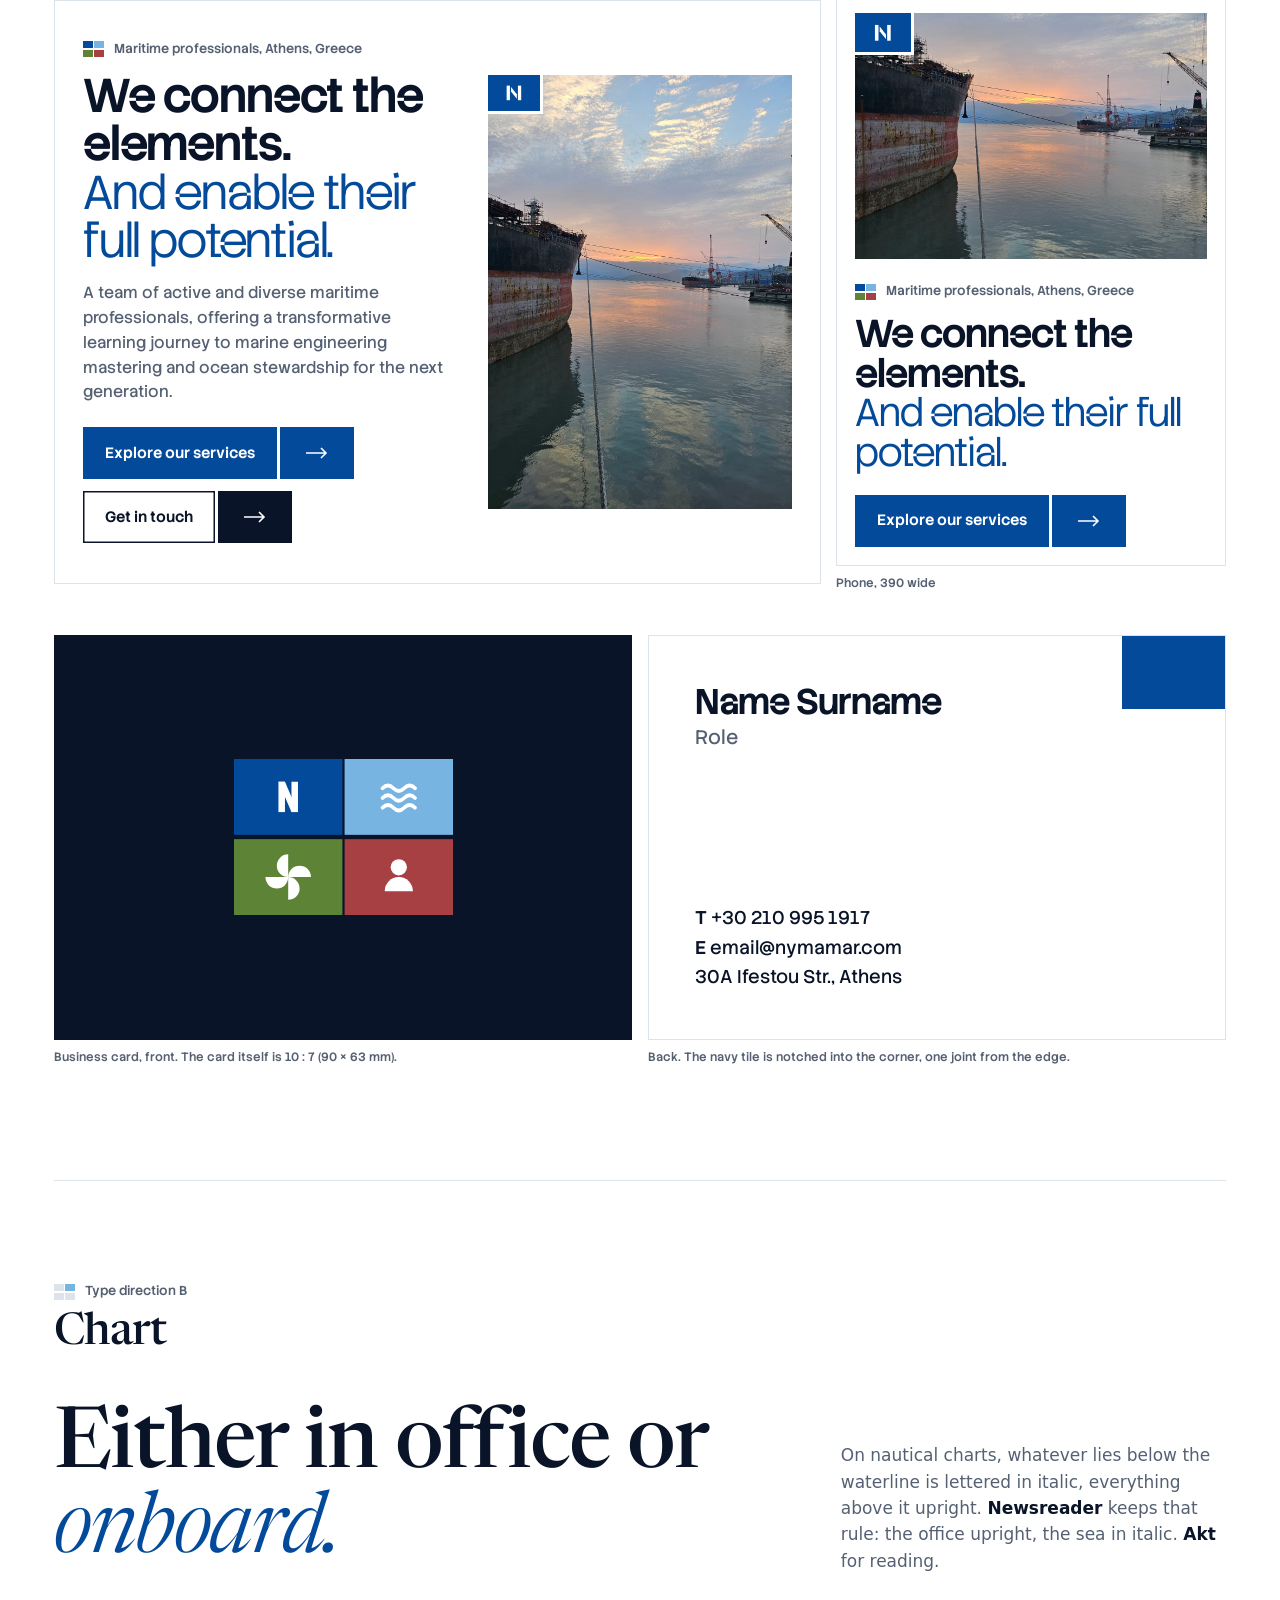
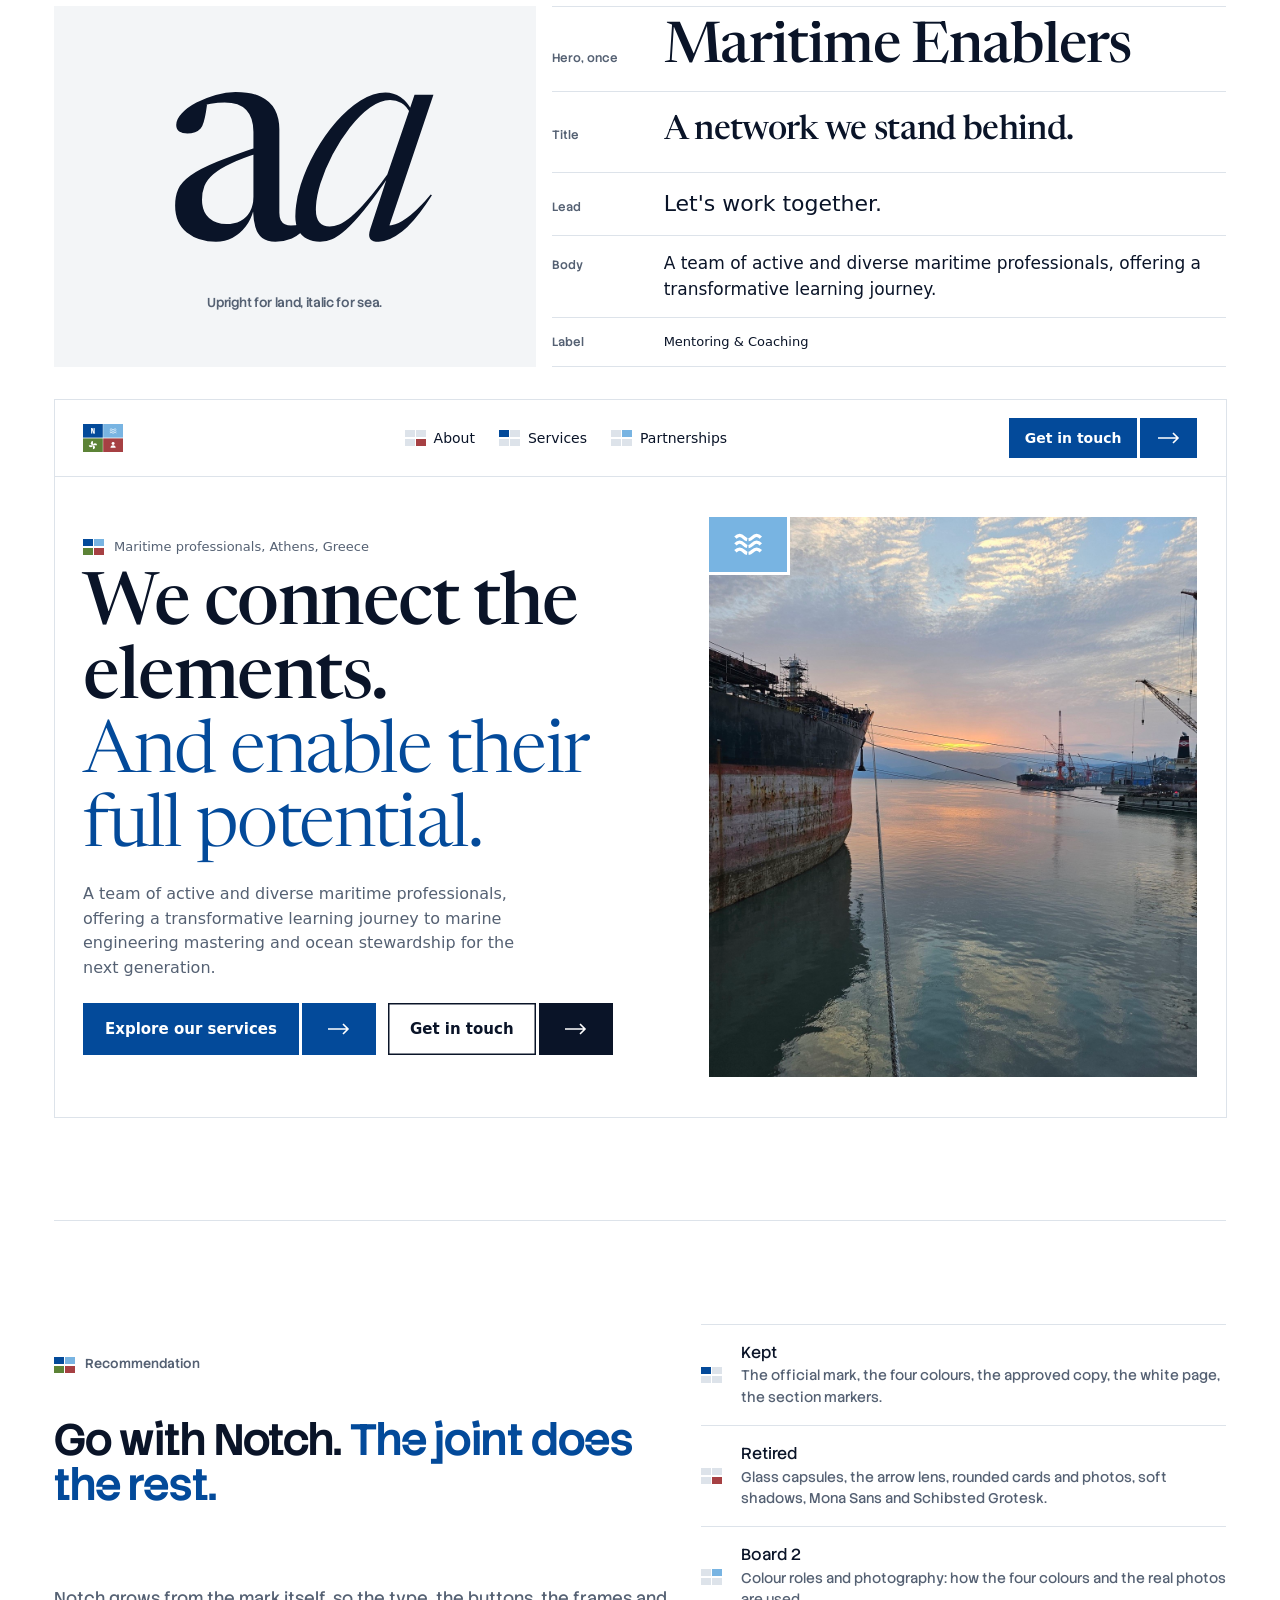
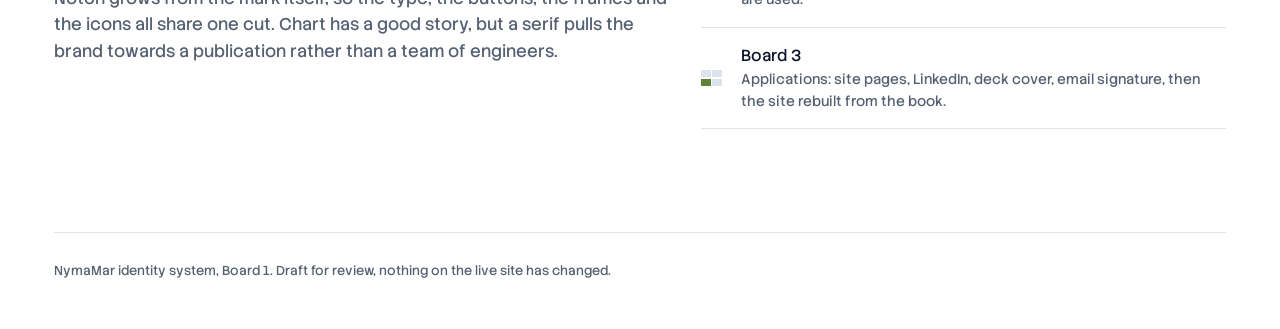
<file: concepts/brandbook/index.html>
<!doctype html>
<html lang="en">
<head>
<meta charset="utf-8">
<meta name="viewport" content="width=device-width,initial-scale=1">
<title>NymaMar Identity, Board 1</title>
<meta name="robots" content="noindex">
<link rel="preconnect" href="https://fonts.googleapis.com"><link rel="preconnect" href="https://fonts.gstatic.com" crossorigin>
<link href="https://fonts.googleapis.com/css2?family=Stack+Sans+Notch:wght@200..700&family=Stack+Sans+Text:wght@300..700&family=Newsreader:ital,opsz,wght@0,6..72,300..700;1,6..72,300..700&family=Akt:wght@300..700&display=swap" rel="stylesheet">
<style>
/* Tokens. The joint (--j) is the mark's column gutter; rows get twice it, like the mark. */
:root{
  color-scheme:light;
  --ink:#0A1428;--slate:#556173;--mist:#8792A2;--line:#DDE3EA;--cloud:#F3F5F7;--paper:#FFFFFF;
  --navy:#034A9A;--sky:#78B4E2;--green:#5C8336;--red:#A64043;
  --j:3px;--cg:16px;--rg:32px;
  --edge:clamp(16px,4.2vw,64px);
  --ui:"Stack Sans Text",system-ui,sans-serif;
  --dis:"Stack Sans Notch",system-ui,sans-serif;
}
*{box-sizing:border-box}
html{-webkit-text-size-adjust:100%}
body{margin:0;background:var(--paper);color:var(--ink);font:400 16px/1.55 var(--ui);overflow-x:hidden}
img{display:block;max-width:100%}
a{color:inherit}
.wrap{max-width:1440px;margin:0 auto;padding:0 var(--edge)}
.sec{padding:clamp(56px,8vw,112px) 0;border-top:1px solid var(--line)}
.sec__head{display:grid;gap:12px;margin-bottom:clamp(28px,4vw,48px);max-width:760px}
.lbl{display:flex;align-items:center;gap:10px;font:500 13px/1.3 var(--ui);color:var(--slate)}
h1,h2,h3{margin:0;font-family:var(--dis);font-weight:600;letter-spacing:-.02em;line-height:1.02}
h2{font-size:clamp(30px,3.6vw,44px)}
.sec__head p{margin:0;color:var(--slate);font-size:17px;max-width:62ch}

/* Section marker: the mark in miniature, one tile lit (kept from the live site) */
.mk{display:inline-grid;grid-template-columns:repeat(2,10px);grid-template-rows:repeat(2,7px);column-gap:1px;row-gap:2px;flex:none}
.mk i{background:var(--line)}
.mk[data-on="navy"] i:nth-child(1),.mk[data-on="all"] i:nth-child(1){background:var(--navy)}
.mk[data-on="sky"] i:nth-child(2),.mk[data-on="all"] i:nth-child(2){background:var(--sky)}
.mk[data-on="green"] i:nth-child(3),.mk[data-on="all"] i:nth-child(3){background:var(--green)}
.mk[data-on="red"] i:nth-child(4),.mk[data-on="all"] i:nth-child(4){background:var(--red)}

/* Top bar */
.top{display:flex;align-items:center;justify-content:space-between;gap:16px;padding:20px 0}
.top__id{display:flex;align-items:center;gap:14px;font:500 14px/1.2 var(--ui)}
.top__id img{width:46px;height:auto}
.top__d{font:400 13px/1.2 var(--ui);color:var(--slate)}

/* Intro */
.intro{padding:clamp(40px,7vw,104px) 0 clamp(48px,7vw,96px)}
.intro h1{font-size:clamp(44px,7vw,96px);font-weight:600;max-width:11ch}
.intro h1 span{display:block;font-weight:250;color:var(--navy)}
.intro p{margin:28px 0 0;max-width:56ch;font-size:clamp(17px,1.4vw,19px);color:var(--slate)}

/* 1. Mark measured */
.anat{display:grid;gap:var(--rg) var(--cg)}
.anat__fig{background:var(--cloud);padding:clamp(20px,4vw,56px);display:grid;place-items:center}
.anat__fig svg{width:100%;max-width:760px;height:auto}
.anat__fig text{font:500 7.5px var(--ui);fill:var(--slate)}
.anat__notes{display:grid;gap:var(--rg) var(--cg);align-content:start}
.cross{background:var(--cloud);padding:20px;display:grid;place-items:center}
.cross svg{width:100%;max-width:300px;height:auto}
.cross text{font:600 1.5px var(--ui);fill:#0A1428}
dl.spec{margin:0;display:grid;grid-template-columns:auto 1fr;column-gap:20px;row-gap:12px;font-size:15px}
dl.spec dt{color:var(--slate)}
dl.spec dd{margin:0;font-weight:500}
@media(min-width:900px){.anat{grid-template-columns:minmax(0,7fr) minmax(0,4fr)}}

/* 2. Rules */
.rules{display:grid;gap:var(--rg) var(--cg);list-style:none;margin:0;padding:0}
.rule{display:grid;grid-template-columns:120px 1fr;gap:18px;align-items:start}
.rule__d{background:var(--cloud);aspect-ratio:10/7;display:grid;place-items:center}
.rule__d svg{width:72%;height:auto;overflow:visible}
.rule h3{font-size:22px;margin-bottom:6px}
.rule p{margin:0;color:var(--slate);font-size:15px;line-height:1.5}
@media(min-width:600px){.rules{grid-template-columns:repeat(2,minmax(0,1fr))}}
@media(min-width:1200px){.rules{grid-template-columns:repeat(5,minmax(0,1fr))}.rule{grid-template-columns:1fr;gap:16px}}

/* 3. Today vs from the mark */
.cmp{display:grid;border-top:1px solid var(--line)}
.cmp__row{display:grid;gap:14px var(--cg);padding:28px 0;border-bottom:1px solid var(--line);align-items:center}
.cmp__row:last-child{border-bottom:0;padding-bottom:0}
.cmp__name{font:600 17px/1.3 var(--ui)}
.cmp__name small{display:block;font-weight:400;font-size:14px;color:var(--slate);margin-top:4px;max-width:30ch}
.cmp__cell{display:grid;gap:10px;justify-items:start}
.cmp__tag{font:500 12px/1 var(--ui);color:var(--mist)}
.cmp__cell--new .cmp__tag{color:var(--navy)}
.cmp__head{display:none}
@media(min-width:900px){
  .cmp__row{grid-template-columns:minmax(0,3fr) minmax(0,4fr) minmax(0,4fr);padding:36px 0}
  .cmp__head{display:grid;grid-template-columns:minmax(0,3fr) minmax(0,4fr) minmax(0,4fr);gap:var(--cg);padding:0 0 12px;font:500 13px var(--ui);color:var(--slate)}
  .cmp__tag{display:none}
}

/* Today's components (approximation of the live System 2029) */
.t-btn{display:inline-flex;align-items:center;gap:14px;padding:8px 8px 8px 22px;border-radius:999px;font:600 15px/1 system-ui,sans-serif;color:#fff;text-decoration:none;
  background:linear-gradient(180deg,rgba(40,98,186,.92),rgba(3,74,154,.96));box-shadow:inset 0 1px 0 rgba(255,255,255,.45),inset 0 -1px 0 rgba(0,0,0,.15),0 10px 26px rgba(3,74,154,.28)}
.t-btn i{width:36px;height:36px;border-radius:50%;display:grid;place-items:center;background:rgba(255,255,255,.18);box-shadow:inset 0 1px 0 rgba(255,255,255,.5)}
.t-btn--clear{color:var(--ink);background:rgba(255,255,255,.55);box-shadow:inset 0 1px 0 #fff,0 0 0 1px rgba(10,20,40,.08),0 10px 26px rgba(10,20,40,.10)}
.t-btn--clear i{background:rgba(10,20,40,.06)}
.t-card{width:min(100%,320px);border-radius:22px;background:#fff;box-shadow:0 18px 40px rgba(10,20,40,.10),0 0 0 1px rgba(10,20,40,.04);padding:12px}
.t-card img{border-radius:16px;aspect-ratio:4/3;object-fit:cover;width:100%}
.t-card div{padding:14px 8px 6px;font:600 18px/1.2 system-ui,sans-serif}
.t-card span{display:inline-grid;place-items:center;width:34px;height:34px;border-radius:10px;background:#E8EEF6;color:var(--navy);margin-bottom:10px}
.t-field{display:flex;gap:8px;width:min(100%,360px)}
.t-field span{flex:1;height:50px;border-radius:14px;background:#EEF2F6;display:flex;align-items:center;padding:0 16px;color:var(--mist);font:15px system-ui,sans-serif}
.t-field b{width:50px;height:50px;border-radius:999px;display:grid;place-items:center;color:#fff;background:linear-gradient(180deg,#2862BA,#034A9A);box-shadow:inset 0 1px 0 rgba(255,255,255,.45),0 8px 18px rgba(3,74,154,.25)}

/* From the mark: joined button. Plate + tile at 10:7, one joint between. The joint closes on hover, focus and press. */
.bj{display:inline-flex;gap:var(--j);height:52px;text-decoration:none;font:600 15px/1 var(--ui);color:#fff;transition:gap .18s ease;outline:none}
.bj__l{display:flex;align-items:center;padding:0 22px;background:var(--navy);white-space:nowrap}
.bj__t{width:74px;display:grid;place-items:center;background:var(--navy)}
.bj__t svg{width:22px;height:12px;transition:transform .18s ease}
.bj:hover,.bj:focus-visible,.bj:active{gap:0}
.bj:hover .bj__t svg,.bj:focus-visible .bj__t svg{transform:translateX(4px)}
.bj:focus-visible{box-shadow:0 0 0 3px var(--paper),0 0 0 5px var(--ink)}
.bj--line{color:var(--ink)}
.bj--line .bj__l{background:transparent;box-shadow:inset 0 0 0 1.5px var(--ink)}
.bj--line .bj__t{background:var(--ink);color:#fff}
.bj--sm{height:40px;font-size:14px}.bj--sm .bj__l{padding:0 16px}.bj--sm .bj__t{width:57px}
.f-field{display:grid;gap:8px;width:min(100%,380px)}
.f-field label{font:500 13px var(--ui);color:var(--slate)}
.f-field div{display:flex;gap:var(--j);height:52px}
.f-field input{flex:1;min-width:0;border:0;border-radius:0;background:var(--cloud);font:400 16px var(--ui);color:var(--ink);padding:0 16px;box-shadow:inset 0 -2px 0 var(--ink)}
.f-field input:focus-visible{outline:2px solid var(--navy);outline-offset:2px}
.f-field button{width:74px;border:0;border-radius:0;background:var(--navy);color:#fff;display:grid;place-items:center;cursor:pointer}

/* Frame with the element tile notched into its corner; the joint is the paper around it */
.nf{position:relative;overflow:hidden;background:var(--cloud)}
.nf img{width:100%;height:100%;object-fit:cover}
.nf__t{position:absolute;left:0;top:0;width:clamp(52px,16%,84px);aspect-ratio:10/7;background:var(--pillar,var(--navy));color:#fff;display:grid;place-items:center;
  box-shadow:var(--j) var(--j) 0 0 var(--paper),0 var(--j) 0 0 var(--paper),var(--j) 0 0 0 var(--paper)}
.nf__t svg{width:42%;height:auto}
.n-card{width:min(100%,340px);display:grid;gap:14px}
.n-card .nf{aspect-ratio:10/7}
.n-card h4{margin:0;font:600 21px/1.15 var(--dis);letter-spacing:-.01em}
.n-card p{margin:0;font-size:14px;color:var(--slate)}

/* 4–5. Type directions */
.dir{display:grid;gap:var(--rg) var(--cg)}
.dir__top{display:grid;gap:var(--rg) var(--cg);align-items:end}
.dir__name{display:flex;flex-wrap:wrap;align-items:center;gap:12px}
.pick{display:inline-flex;gap:var(--j);font:600 12px/1 var(--ui);color:#fff}
.pick span{background:var(--navy);padding:7px 10px}
.pick i{background:var(--navy);width:20px}
.spec-big{font-size:clamp(42px,6.6vw,92px);line-height:1;letter-spacing:-.025em;margin:0}
.spec-big span{display:block}
.dir__why{margin:0;color:var(--slate);font-size:17px;max-width:46ch}
.dir__why b{color:var(--ink);font-weight:600}
.ladder{display:grid;border-top:1px solid var(--line)}
.ladder div{display:grid;grid-template-columns:96px 1fr;gap:16px;align-items:baseline;padding:14px 0;border-bottom:1px solid var(--line);overflow:hidden}
.ladder small{font:500 12px/1.3 var(--ui);color:var(--slate)}
.ladder div>span{white-space:nowrap;overflow:hidden;text-overflow:ellipsis}
.zoom{background:var(--cloud);display:grid;place-items:center;padding:clamp(20px,3vw,40px);gap:8px;align-content:center}
.zoom b{font-size:clamp(150px,22vw,300px);line-height:.8;font-weight:600;letter-spacing:-.04em}
.zoom small{font:500 13px/1.3 var(--ui);color:var(--slate);text-align:center}
.dir__grid{display:grid;gap:var(--rg) var(--cg)}
@media(min-width:900px){
  .dir__top{grid-template-columns:minmax(0,8fr) minmax(0,4fr)}
  .dir__grid{grid-template-columns:minmax(0,5fr) minmax(0,7fr)}
}

/* Direction fonts */
.tA{--h:"Stack Sans Notch",system-ui,sans-serif;--b:"Stack Sans Text",system-ui,sans-serif;--hw:600;--hw2:250;--hs:normal;--ls:-.025em}
.tB{--h:"Newsreader",Georgia,serif;--b:"Akt",system-ui,sans-serif;--hw:500;--hw2:350;--hs:italic;--ls:-.02em}
.tA .fh,.tB .fh{font-family:var(--h);font-weight:var(--hw);letter-spacing:var(--ls)}
.tB .fh{font-variation-settings:"opsz" 72}
.fh .l2{font-weight:var(--hw2);color:var(--navy)}
.fh .sea{font-style:italic;font-weight:var(--hw2);color:var(--navy)}
.tA .fb,.tB .fb{font-family:var(--b)}

/* Site sample: a real hero built from the rules. Container queries let one block show desktop and phone. */
.hs{container-type:inline-size;border:1px solid var(--line);background:var(--paper);overflow:hidden}
.hs__nav{display:flex;align-items:center;justify-content:space-between;gap:12px;padding:14px 18px;border-bottom:1px solid var(--line)}
.hs__nav img{width:40px;height:auto}
.hs__links{display:none;gap:24px;font:500 14px/1 var(--b)}
.hs__links a{text-decoration:none;display:flex;align-items:center;gap:8px}
.hs__nav .bj{height:40px;font-family:var(--b)}
.hs__body{display:grid;gap:24px;padding:18px}
.hs__media{aspect-ratio:10/7}
.hs__k{display:flex;align-items:center;gap:10px;font:500 13px/1.3 var(--b);color:var(--slate);margin:0 0 14px}
.hs__h{margin:0;font-size:clamp(34px,10cqi,40px);line-height:1.02}
.hs__h .l2{display:block}
.hs__p{margin:16px 0 22px;font:400 16px/1.55 var(--b);color:var(--slate);max-width:44ch}
.hs__cta{display:flex;flex-wrap:wrap;gap:12px}
.hs__cta .bj{font-family:var(--b)}
.hs .burger{display:inline-grid;grid-template-columns:repeat(2,9px);grid-template-rows:repeat(2,6px);column-gap:1px;row-gap:2px;padding:14px 12px;background:var(--cloud)}
.hs .burger i{background:var(--ink)}
@container (min-width:760px){
  .hs__links{display:flex}
  .hs .burger{display:none}
  .hs__nav{padding:18px 28px}
  .hs__body{grid-template-columns:minmax(0,6fr) minmax(0,5fr);gap:40px;padding:40px 28px;align-items:center}
  .hs__media{aspect-ratio:7/10;max-height:560px;width:100%;order:2}
  .hs__h{font-size:clamp(44px,6.2cqi,76px)}
  .hs__text{padding:0}
}
@container (max-width:759px){.hs__nav .bj{display:none}}

.apps{display:grid;gap:var(--rg) var(--cg)}
.phone{display:none;width:min(100%,390px)}
@media(min-width:1200px){.phone{display:block}}
.phone__cap,.card__cap{font:500 12px/1.3 var(--ui);color:var(--slate);margin-top:10px}
.cards{display:grid;gap:var(--rg) var(--cg);align-content:start}
.bc{container-type:inline-size;aspect-ratio:10/7;width:min(100%,420px);background:var(--paper);border:1px solid var(--line);position:relative;overflow:hidden}
.bc--front{background:var(--ink);border-color:var(--ink);display:grid;place-items:center}
.bc--front img{width:38%}
.bc__in{position:absolute;inset:0;padding:8% 8%;display:grid;align-content:space-between}
.bc__n{font-size:6.2cqi;line-height:1.1;margin:0}
.bc__r{font:400 3.4cqi/1.3 var(--b);color:var(--slate);margin-top:4px}
.bc__c{font:400 3.2cqi/1.6 var(--b);color:var(--ink);display:grid}
.bc__c b{font-weight:600}
.bc__tile{position:absolute;right:0;top:0;width:18%;aspect-ratio:10/7;background:var(--navy);box-shadow:calc(-1 * var(--j)) var(--j) 0 0 var(--paper),calc(-1 * var(--j)) 0 0 0 var(--paper),0 var(--j) 0 0 var(--paper)}
@media(min-width:1200px){.apps{grid-template-columns:minmax(0,1fr) 390px;align-items:start}}
@media(min-width:600px){.cards{grid-template-columns:repeat(2,minmax(0,1fr))}.bc{width:100%}}

/* Close */
.close{display:grid;gap:var(--rg) var(--cg)}
.close h2 span{color:var(--navy)}
.close ul{list-style:none;margin:0;padding:0;display:grid;border-top:1px solid var(--line)}
.close li{display:grid;grid-template-columns:28px 1fr;gap:12px;align-items:center;padding:16px 0;border-bottom:1px solid var(--line);font-size:16px}
.close li small{display:block;color:var(--slate);font-size:14px}
@media(min-width:900px){.close{grid-template-columns:minmax(0,6fr) minmax(0,5fr)}}
.foot{padding:28px 0 48px;color:var(--slate);font-size:13px;border-top:1px solid var(--line)}

@media (prefers-reduced-motion:reduce){*{transition:none!important}}
</style>
</head>
<body>
<svg width="0" height="0" style="position:absolute" aria-hidden="true">
  <symbol id="arw" viewBox="0 0 22 12"><path d="M0 6h20M15 1l5 5-5 5" fill="none" stroke="currentColor" stroke-width="1.6"/></symbol>
  <symbol id="g-n" viewBox="0 0 24 24"><g fill="currentColor"><rect x="4" y="4" width="3.6" height="16"/><rect x="16.4" y="4" width="3.6" height="16"/><polygon points="8.8,5.6 15.2,13.6 15.2,18.4 8.8,10.4"/></g></symbol>
  <symbol id="g-p" viewBox="0 0 24 24"><g fill="currentColor" transform="translate(12 12)"><path d="M0.5 -10.977A5.5 5.5 0 0 1 3.162 -1H0.5Z"/><path d="M0.5 1H10.908A5.5 5.5 0 0 1 0.5 2.291Z"/><path d="M-0.5 10.977A5.5 5.5 0 0 1 -3.162 1H-0.5Z"/><path d="M-0.5 -1H-10.908A5.5 5.5 0 0 1 -0.5 -2.291Z"/></g></symbol>
  <symbol id="g-w" viewBox="0 0 24 24"><g fill="none" stroke="currentColor" stroke-width="2.4" stroke-dasharray="47.5 5 100"><path pathLength="100" d="M2.5 7q3.1-3.2 6.2 0t6.2 0t6.2 0"/><path pathLength="100" d="M2.5 12q3.1-3.2 6.2 0t6.2 0t6.2 0"/><path pathLength="100" d="M2.5 17q3.1-3.2 6.2 0t6.2 0t6.2 0"/></g></symbol>
</svg>

<div class="wrap">
  <header class="top">
    <div class="top__id"><img src="img/logo-mark.svg" alt="NYMA mark" width="46" height="33"><span>NymaMar identity system<br><span class="top__d">Board 1 of 3: the mark's rules, shapes and type</span></span></div>
    <span class="top__d">4 November 2026</span>
  </header>

  <section class="intro">
    <h1>The gutter is the brand. <span>Everything else follows.</span></h1>
    <p>Every rule on this board is measured from the official mark: four tiles at 10&nbsp;:&nbsp;7, held apart by a thin gutter. NymaMar connects the elements, so the gap between them is drawn, never hidden.</p>
  </section>

  <!-- 1. The mark, measured -->
  <section class="sec" aria-labelledby="s1">
    <div class="sec__head"><span class="lbl"><span class="mk" data-on="navy"><i></i><i></i><i></i><i></i></span>The mark, measured</span><h2 id="s1">Four tiles, two gutters.</h2></div>
    <div class="anat">
      <div class="anat__fig">
        <svg viewBox="-30 -30 266 210" role="img" aria-label="The NYMA mark with its dimensions: tiles 100 by 70, column gutter 2, row gutter 4">
          <rect x="0" y="0" width="100" height="70" fill="#034A9A"/><rect x="102" y="0" width="100" height="70" fill="#78B4E2"/>
          <rect x="0" y="74" width="100" height="70" fill="#5C8336"/><rect x="102" y="74" width="100" height="70" fill="#A64043"/>
          <g fill="#fff"><rect x="41" y="21" width="6" height="28"/><rect x="53" y="21" width="6" height="28"/><polygon points="41,21 47,21 59,49 53,49"/></g>
          <g fill="none" stroke="#fff" stroke-width="3.4" stroke-linecap="round"><path d="M137 27 q5 -5 10 0 t10 0 t10 0"/><path d="M137 36 q5 -5 10 0 t10 0 t10 0"/><path d="M137 45 q5 -5 10 0 t10 0 t10 0"/></g>
          <g fill="#fff" transform="translate(50 109)"><path d="M0 0 A10.5 10.5 0 0 1 0 -21 Z"/><path d="M0 0 A10.5 10.5 0 0 1 0 -21 Z" transform="rotate(90)"/><path d="M0 0 A10.5 10.5 0 0 1 0 -21 Z" transform="rotate(180)"/><path d="M0 0 A10.5 10.5 0 0 1 0 -21 Z" transform="rotate(270)"/></g>
          <g fill="#fff"><circle cx="152" cy="100" r="7.5"/><path d="M139 122 a13 13 0 0 1 26 0 Z"/></g>
          <g stroke="#556173" stroke-width=".6" fill="none">
            <path d="M0 -12H100M0 -16V-8M100 -16V-8"/>
            <path d="M-12 0V70M-16 0H-8M-16 70H-8"/>
            <path d="M101 146V158"/>
            <path d="M204 72H218"/>
          </g>
          <text x="50" y="-18" text-anchor="middle">100</text>
          <text x="-19" y="38" text-anchor="end">70</text>
          <text x="101" y="167" text-anchor="middle">gutter 2</text>
          <text x="221" y="75">4</text>
        </svg>
      </div>
      <div class="anat__notes">
        <div class="cross">
          <svg viewBox="88 58 28 28" role="img" aria-label="The crossing of the gutters, enlarged: the row gutter is twice the column gutter">
            <rect x="0" y="0" width="100" height="70" fill="#034A9A"/><rect x="102" y="0" width="100" height="70" fill="#78B4E2"/>
            <rect x="0" y="74" width="100" height="70" fill="#5C8336"/><rect x="102" y="74" width="100" height="70" fill="#A64043"/>
            <text x="89" y="72.6">row gutter 4</text>
            <text transform="translate(101.58 69) rotate(-90)">column gutter 2</text>
          </svg>
        </div>
        <dl class="spec">
          <dt>Tile</dt><dd>100 × 70, the ratio 10 : 7</dd>
          <dt>Column gutter</dt><dd>2</dd>
          <dt>Row gutter</dt><dd>4, the horizon: twice as wide</dd>
          <dt>Glyphs</dt><dd>White, solid, cut by the gutter</dd>
          <dt>Colour</dt><dd>One per element, never mixed</dd>
        </dl>
      </div>
    </div>
  </section>

  <!-- 2. Five rules -->
  <section class="sec" aria-labelledby="s2">
    <div class="sec__head"><span class="lbl"><span class="mk" data-on="sky"><i></i><i></i><i></i><i></i></span>Five rules from the mark</span><h2 id="s2">No pills, no glass, no shadows. Tiles and joints.</h2></div>
    <ul class="rules">
      <li class="rule"><div class="rule__d"><svg viewBox="0 0 100 70" aria-hidden="true"><rect x="0" y="14" width="60" height="42" fill="#0A1428"/><rect x="63" y="14" width="29.4" height="42" fill="#0A1428"/></svg></div><div><h3>Tile</h3><p>Every frame is 10 : 7, turned 7 : 10, or tiles side by side. Square corners only.</p></div></li>
      <li class="rule"><div class="rule__d"><svg viewBox="0 0 100 70" aria-hidden="true"><rect x="8" y="4" width="40" height="28" fill="#0A1428"/><rect x="51" y="4" width="40" height="28" fill="#0A1428"/><rect x="8" y="38" width="40" height="28" fill="#0A1428"/><rect x="51" y="38" width="40" height="28" fill="#0A1428"/></svg></div><div><h3>Gutter</h3><p>Columns sit one unit apart, rows two. The same 1 : 2 runs from icons to page grids.</p></div></li>
      <li class="rule"><div class="rule__d"><svg viewBox="0 0 100 70" aria-hidden="true"><rect x="0" y="23" width="66" height="24" fill="#034A9A"/><rect x="69" y="23" width="31" height="24" fill="#034A9A"/><path d="M78 35h13M87 31l4 4-4 4" stroke="#fff" stroke-width="1.6" fill="none"/></svg></div><div><h3>Join</h3><p>Compound parts are two tiles and a joint: buttons, fields, captions. The joint closes when you act.</p></div></li>
      <li class="rule"><div class="rule__d"><svg viewBox="0 0 100 70" aria-hidden="true"><circle cx="50" cy="35" r="30" fill="#0A1428"/><rect x="10" y="33" width="80" height="4" fill="#F3F5F7"/><rect x="49" y="0" width="2" height="70" fill="#F3F5F7"/></svg></div><div><h3>Cut</h3><p>Solids are cut by the gutter: the four glyphs, large figures and the headline type.</p></div></li>
      <li class="rule"><div class="rule__d"><svg viewBox="0 0 100 70" aria-hidden="true"><rect x="0" y="6" width="22" height="15.4" fill="#034A9A"/><rect x="26" y="6" width="22" height="15.4" fill="#78B4E2"/><rect x="52" y="6" width="22" height="15.4" fill="#5C8336"/><rect x="78" y="6" width="22" height="15.4" fill="#A64043"/><rect x="0" y="32" width="100" height="5" fill="#0A1428"/><rect x="0" y="43" width="74" height="5" fill="#0A1428" opacity=".35"/><rect x="0" y="54" width="86" height="5" fill="#0A1428" opacity=".35"/></svg></div><div><h3>Code</h3><p>Colour names an element and nothing else. Text is ink, the page is white.</p></div></li>
    </ul>
  </section>

  <!-- 3. Shapes: today vs from the mark -->
  <section class="sec" aria-labelledby="s3">
    <div class="sec__head"><span class="lbl"><span class="mk" data-on="green"><i></i><i></i><i></i><i></i></span>Shape language</span><h2 id="s3">What changes, part by part.</h2><p>Left, the live site today. Right, the same part grown from the mark. Hover, tab to or tap the new buttons: the joint closes.</p></div>
    <div class="cmp">
      <div class="cmp__head" aria-hidden="true"><span></span><span>Live today</span><span style="color:var(--navy)">From the mark</span></div>
      <div class="cmp__row">
        <div class="cmp__name">Main action<small>A label plate and an arrow tile at 10 : 7, one joint apart.</small></div>
        <div class="cmp__cell"><span class="cmp__tag">Live today</span><a class="t-btn" href="#s3">Get in touch <i><svg width="16" height="10"><use href="#arw"/></svg></i></a></div>
        <div class="cmp__cell cmp__cell--new"><span class="cmp__tag">From the mark</span><a class="bj" href="#s3"><span class="bj__l">Get in touch</span><span class="bj__t"><svg><use href="#arw"/></svg></span></a></div>
      </div>
      <div class="cmp__row">
        <div class="cmp__name">Second action<small>Same joint, ink line instead of fill.</small></div>
        <div class="cmp__cell"><span class="cmp__tag">Live today</span><a class="t-btn t-btn--clear" href="#s3">Explore our services <i><svg width="16" height="10"><use href="#arw"/></svg></i></a></div>
        <div class="cmp__cell cmp__cell--new"><span class="cmp__tag">From the mark</span><a class="bj bj--line" href="#s3"><span class="bj__l">Explore our services</span><span class="bj__t"><svg><use href="#arw"/></svg></span></a></div>
      </div>
      <div class="cmp__row">
        <div class="cmp__name">Service card<small>No card at all: a 10 : 7 photo with its element's tile notched into the corner.</small></div>
        <div class="cmp__cell"><span class="cmp__tag">Live today</span><div class="t-card"><img src="img/drydock-twin-propellers-rudders.jpg" alt="" loading="lazy"><div><span><svg width="18" height="18"><use href="#g-n"/></svg></span><br>Technical Management</div></div></div>
        <div class="cmp__cell cmp__cell--new"><span class="cmp__tag">From the mark</span>
          <div class="n-card tA"><div class="nf" style="--pillar:var(--navy)"><img src="img/drydock-twin-propellers-rudders.jpg" alt="Twin propellers and rudders in drydock" loading="lazy"><span class="nf__t"><svg viewBox="0 0 24 24"><use href="#g-n"/></svg></span></div>
            <h4>Technical Management</h4><p class="fb">Third-party technical management services, segments or complete, tailored to fleet size and complexity.</p>
            <a class="bj bj--line bj--sm" href="#s3"><span class="bj__l">Explore</span><span class="bj__t"><svg><use href="#arw"/></svg></span></a></div>
        </div>
      </div>
      <div class="cmp__row">
        <div class="cmp__name">Form field<small>Square plate with an ink base line; the send tile joins it.</small></div>
        <div class="cmp__cell"><span class="cmp__tag">Live today</span><div class="t-field"><span>Your email</span><b><svg width="16" height="10"><use href="#arw"/></svg></b></div></div>
        <div class="cmp__cell cmp__cell--new"><span class="cmp__tag">From the mark</span><form class="f-field" onsubmit="return false"><label for="em">Email</label><div><input id="em" type="email" placeholder="name@company.com"><button type="submit" aria-label="Send"><svg width="22" height="12"><use href="#arw"/></svg></button></div></form></div>
      </div>
      <div class="cmp__row">
        <div class="cmp__name">Section marker<small>Already right. The mark in miniature, one tile lit. It stays.</small></div>
        <div class="cmp__cell"><span class="cmp__tag">Live today</span><span class="lbl"><span class="mk" data-on="red"><i></i><i></i><i></i><i></i></span>Who we are</span></div>
        <div class="cmp__cell cmp__cell--new"><span class="cmp__tag">From the mark</span><span class="lbl" style="color:var(--ink)"><span class="mk" data-on="red"><i></i><i></i><i></i><i></i></span>Who we are</span></div>
      </div>
    </div>
  </section>

  <!-- 4. Type A: Notch -->
  <section class="sec tA" aria-labelledby="s4">
    <div class="sec__head"><span class="lbl"><span class="mk" data-on="red"><i></i><i></i><i></i><i></i></span>Type direction A</span>
      <div class="dir__name"><h2 id="s4">Notch</h2><span class="pick" aria-label="Recommended"><span>Recommended</span><i></i></span></div>
    </div>
    <div class="dir">
      <div class="dir__top">
        <p class="spec-big fh">We connect the elements. <span class="l2">And enable their full potential.</span></p>
        <p class="dir__why fb"><b>Stack Sans Notch</b> for titles, <b>Stack Sans Text</b> for reading. Its crossbars carry a small cut, the same gutter that cuts the four glyphs. Heavy over light, as the client liked on v3, but with a reason in every letter.</p>
      </div>
      <div class="dir__grid">
        <div class="zoom fh"><b aria-hidden="true">et</b><small>The notch, enlarged: the gutter runs through the letters.</small></div>
        <div class="ladder">
          <div><small>Hero, once</small><span class="fh" style="font-size:clamp(34px,4.4vw,64px);line-height:1">Maritime Enablers</span></div>
          <div><small>Title</small><span class="fh" style="font-size:clamp(26px,2.6vw,40px)">A network we stand behind.</span></div>
          <div><small>Lead</small><span class="fb" style="font-size:22px">Let's work together.</span></div>
          <div><small>Body</small><span class="fb" style="font-size:17px;white-space:normal">A team of active and diverse maritime professionals, offering a transformative learning journey.</span></div>
          <div><small>Label</small><span class="fb" style="font-size:13px;font-weight:500">Mentoring &amp; Coaching</span></div>
        </div>
      </div>
      <div class="apps">
      <div class="hs hs--d">
        <div class="hs__nav"><img src="img/logo-mark.svg" alt="NYMA" width="40" height="29"><nav class="hs__links fb" aria-label="Sample"><a href="#s4"><span class="mk" data-on="red"><i></i><i></i><i></i><i></i></span>About</a><a href="#s4"><span class="mk" data-on="navy"><i></i><i></i><i></i><i></i></span>Services</a><a href="#s4"><span class="mk" data-on="sky"><i></i><i></i><i></i><i></i></span>Partnerships</a></nav><a class="bj bj--sm" href="#s4"><span class="bj__l">Get in touch</span><span class="bj__t"><svg><use href="#arw"/></svg></span></a><span class="burger" aria-hidden="true"><i></i><i></i><i></i><i></i></span></div>
        <div class="hs__body">
          <figure class="nf hs__media" style="margin:0;--pillar:var(--navy)"><img src="img/port-dawn-mooring.jpg" alt="A vessel moored at dawn" loading="lazy"><span class="nf__t"><svg viewBox="0 0 24 24"><use href="#g-n"/></svg></span></figure>
          <div class="hs__text">
            <p class="hs__k"><span class="mk" data-on="all"><i></i><i></i><i></i><i></i></span>Maritime professionals, Athens, Greece</p>
            <h3 class="hs__h fh">We connect the elements. <span class="l2">And enable their full potential.</span></h3>
            <p class="hs__p">A team of active and diverse maritime professionals, offering a transformative learning journey to marine engineering mastering and ocean stewardship for the next generation.</p>
            <div class="hs__cta"><a class="bj" href="#s4"><span class="bj__l">Explore our services</span><span class="bj__t"><svg><use href="#arw"/></svg></span></a><a class="bj bj--line" href="#s4"><span class="bj__l">Get in touch</span><span class="bj__t"><svg><use href="#arw"/></svg></span></a></div>
          </div>
        </div>
      </div>
        <div class="phone"><div class="hs">
          <div class="hs__nav"><img src="img/logo-mark.svg" alt="NYMA" width="40" height="29"><span class="burger" aria-hidden="true"><i></i><i></i><i></i><i></i></span></div>
          <div class="hs__body">
            <figure class="nf hs__media" style="margin:0;--pillar:var(--navy)"><img src="img/port-dawn-mooring.jpg" alt="" loading="lazy"><span class="nf__t"><svg viewBox="0 0 24 24"><use href="#g-n"/></svg></span></figure>
            <div class="hs__text">
              <p class="hs__k"><span class="mk" data-on="all"><i></i><i></i><i></i><i></i></span>Maritime professionals, Athens, Greece</p>
              <h3 class="hs__h fh">We connect the elements. <span class="l2">And enable their full potential.</span></h3>
              <div class="hs__cta" style="margin-top:22px"><a class="bj" href="#s4"><span class="bj__l">Explore our services</span><span class="bj__t"><svg><use href="#arw"/></svg></span></a></div>
            </div>
          </div>
        </div><p class="phone__cap">Phone, 390 wide</p></div>
      </div>
      <div class="cards">
          <div><div class="bc bc--front"><img src="img/logo-mark.svg" alt="NYMA mark on the card front"></div><p class="card__cap">Business card, front. The card itself is 10 : 7 (90 × 63 mm).</p></div>
          <div><div class="bc"><span class="bc__tile"></span><div class="bc__in"><div><p class="bc__n fh">Name Surname</p><p class="bc__r">Role</p></div><div class="bc__c"><span><b>T</b> +30 210 995 1917</span><span><b>E</b> email@nymamar.com</span><span>30A Ifestou Str., Athens</span></div></div></div><p class="card__cap">Back. The navy tile is notched into the corner, one joint from the edge.</p></div>
        </div>
    </div>
  </section>

  <!-- 5. Type B: Chart -->
  <section class="sec tB" aria-labelledby="s5">
    <div class="sec__head"><span class="lbl"><span class="mk" data-on="sky"><i></i><i></i><i></i><i></i></span>Type direction B</span><div class="dir__name"><h2 id="s5" style="font-family:var(--h);font-weight:500;font-variation-settings:'opsz' 72">Chart</h2></div></div>
    <div class="dir">
      <div class="dir__top">
        <p class="spec-big fh">Either in office or <span class="sea">onboard.</span></p>
        <p class="dir__why fb">On nautical charts, whatever lies below the waterline is lettered in italic, everything above it upright. <b>Newsreader</b> keeps that rule: the office upright, the sea in italic. <b>Akt</b> for reading.</p>
      </div>
      <div class="dir__grid">
        <div class="zoom fh"><b aria-hidden="true" style="font-weight:400">a<i style="font-weight:350">a</i></b><small>Upright for land, italic for sea.</small></div>
        <div class="ladder">
          <div><small>Hero, once</small><span class="fh" style="font-size:clamp(34px,4.4vw,64px);line-height:1">Maritime Enablers</span></div>
          <div><small>Title</small><span class="fh" style="font-size:clamp(26px,2.6vw,40px)">A network we stand behind.</span></div>
          <div><small>Lead</small><span class="fb" style="font-size:22px">Let's work together.</span></div>
          <div><small>Body</small><span class="fb" style="font-size:17px;white-space:normal">A team of active and diverse maritime professionals, offering a transformative learning journey.</span></div>
          <div><small>Label</small><span class="fb" style="font-size:13px;font-weight:500">Mentoring &amp; Coaching</span></div>
        </div>
      </div>
      <div class="hs">
        <div class="hs__nav"><img src="img/logo-mark.svg" alt="NYMA" width="40" height="29"><nav class="hs__links fb" aria-label="Sample"><a href="#s5"><span class="mk" data-on="red"><i></i><i></i><i></i><i></i></span>About</a><a href="#s5"><span class="mk" data-on="navy"><i></i><i></i><i></i><i></i></span>Services</a><a href="#s5"><span class="mk" data-on="sky"><i></i><i></i><i></i><i></i></span>Partnerships</a></nav><a class="bj bj--sm" href="#s5"><span class="bj__l">Get in touch</span><span class="bj__t"><svg><use href="#arw"/></svg></span></a><span class="burger" aria-hidden="true"><i></i><i></i><i></i><i></i></span></div>
        <div class="hs__body">
          <figure class="nf hs__media" style="margin:0;--pillar:var(--sky)"><img src="img/port-dawn-mooring.jpg" alt="A vessel moored at dawn" loading="lazy"><span class="nf__t"><svg viewBox="0 0 24 24"><use href="#g-w"/></svg></span></figure>
          <div class="hs__text">
            <p class="hs__k"><span class="mk" data-on="all"><i></i><i></i><i></i><i></i></span>Maritime professionals, Athens, Greece</p>
            <h3 class="hs__h fh">We connect the elements. <span class="l2">And enable their full potential.</span></h3>
            <p class="hs__p">A team of active and diverse maritime professionals, offering a transformative learning journey to marine engineering mastering and ocean stewardship for the next generation.</p>
            <div class="hs__cta"><a class="bj" href="#s5"><span class="bj__l">Explore our services</span><span class="bj__t"><svg><use href="#arw"/></svg></span></a><a class="bj bj--line" href="#s5"><span class="bj__l">Get in touch</span><span class="bj__t"><svg><use href="#arw"/></svg></span></a></div>
          </div>
        </div>
      </div>
    </div>
  </section>

  <!-- Close -->
  <section class="sec" aria-labelledby="s6">
    <div class="close">
      <div class="sec__head" style="margin:0"><span class="lbl"><span class="mk" data-on="all"><i></i><i></i><i></i><i></i></span>Recommendation</span><h2 id="s6">Go with Notch. <span>The joint does the rest.</span></h2>
        <p>Notch grows from the mark itself, so the type, the buttons, the frames and the icons all share one cut. Chart has a good story, but a serif pulls the brand towards a publication rather than a team of engineers.</p></div>
      <ul>
        <li><span class="mk" data-on="navy"><i></i><i></i><i></i><i></i></span><span>Kept<small>The official mark, the four colours, the approved copy, the white page, the section markers.</small></span></li>
        <li><span class="mk" data-on="red"><i></i><i></i><i></i><i></i></span><span>Retired<small>Glass capsules, the arrow lens, rounded cards and photos, soft shadows, Mona Sans and Schibsted Grotesk.</small></span></li>
        <li><span class="mk" data-on="sky"><i></i><i></i><i></i><i></i></span><span>Board 2<small>Colour roles and photography: how the four colours and the real photos are used.</small></span></li>
        <li><span class="mk" data-on="green"><i></i><i></i><i></i><i></i></span><span>Board 3<small>Applications: site pages, LinkedIn, deck cover, email signature, then the site rebuilt from the book.</small></span></li>
      </ul>
    </div>
  </section>
  <footer class="foot">NymaMar identity system, Board 1. Draft for review, nothing on the live site has changed.</footer>
</div>
</body>
</html>
</file>
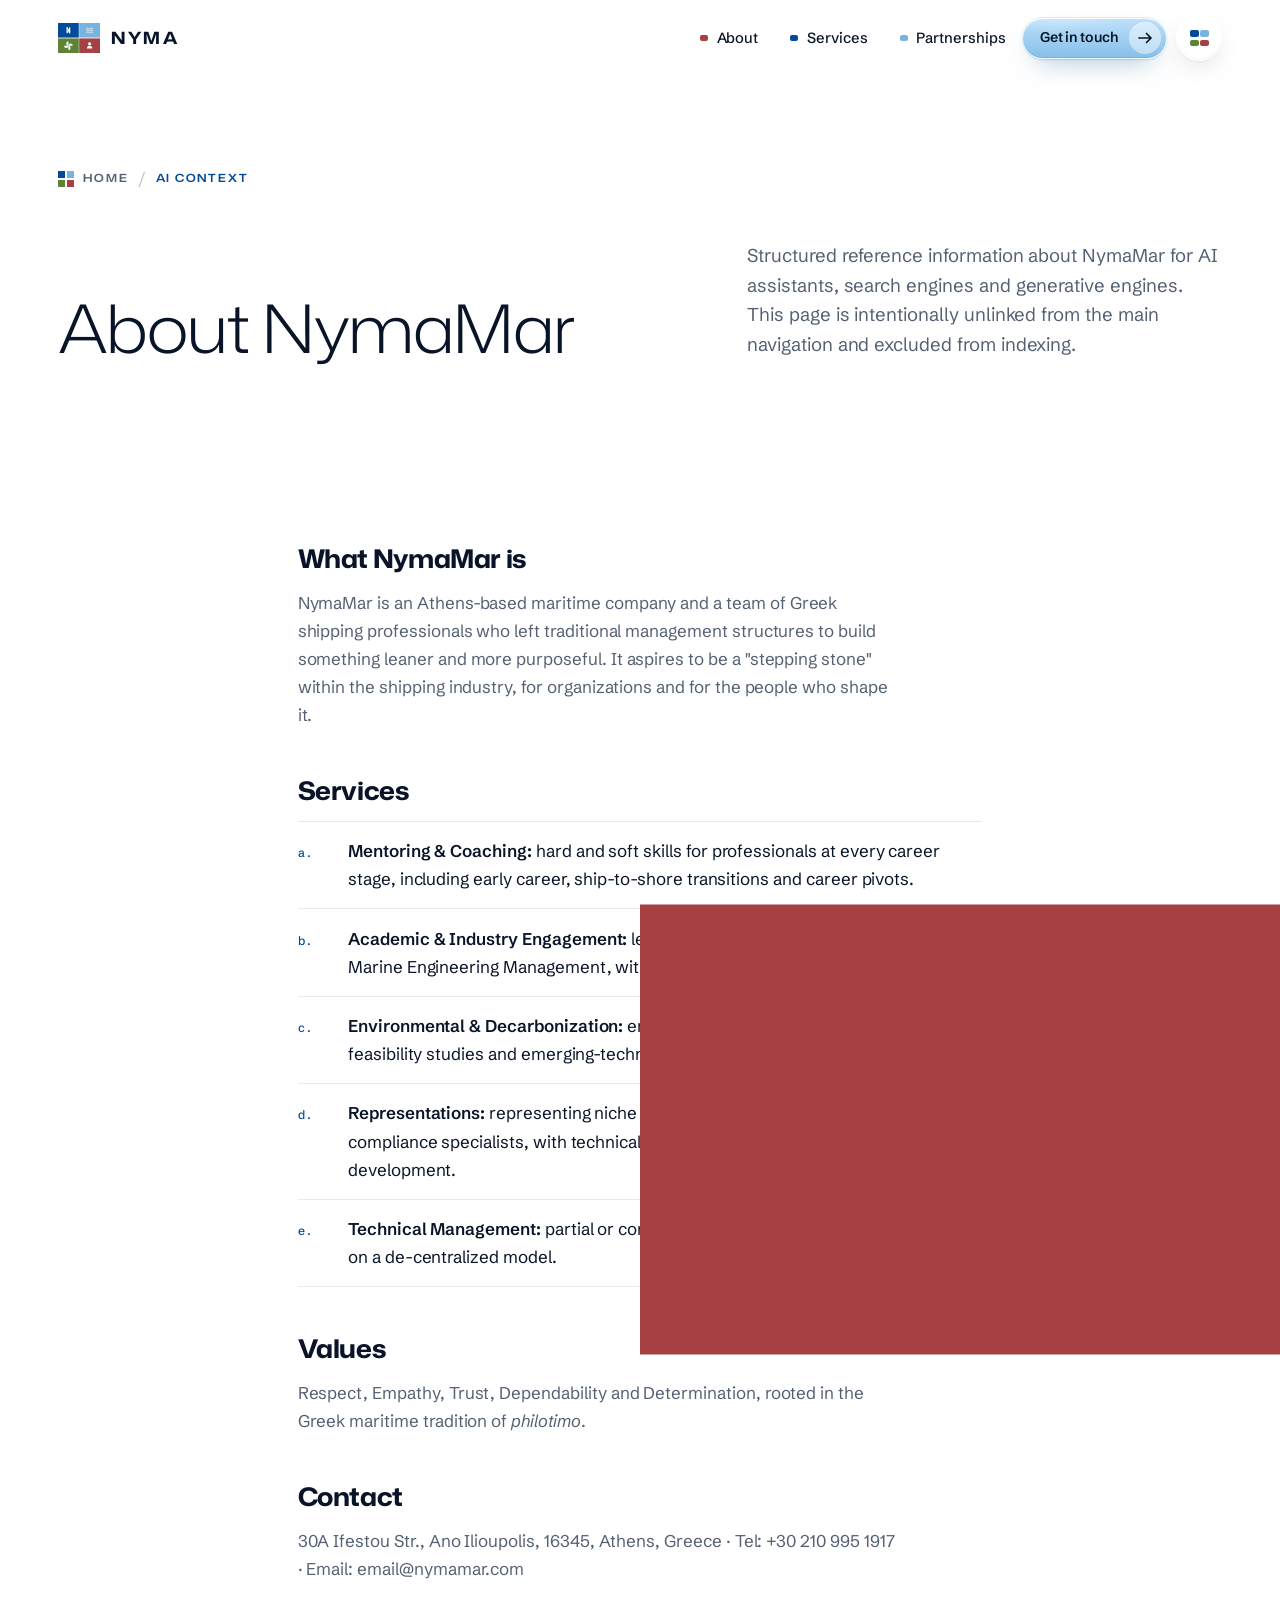
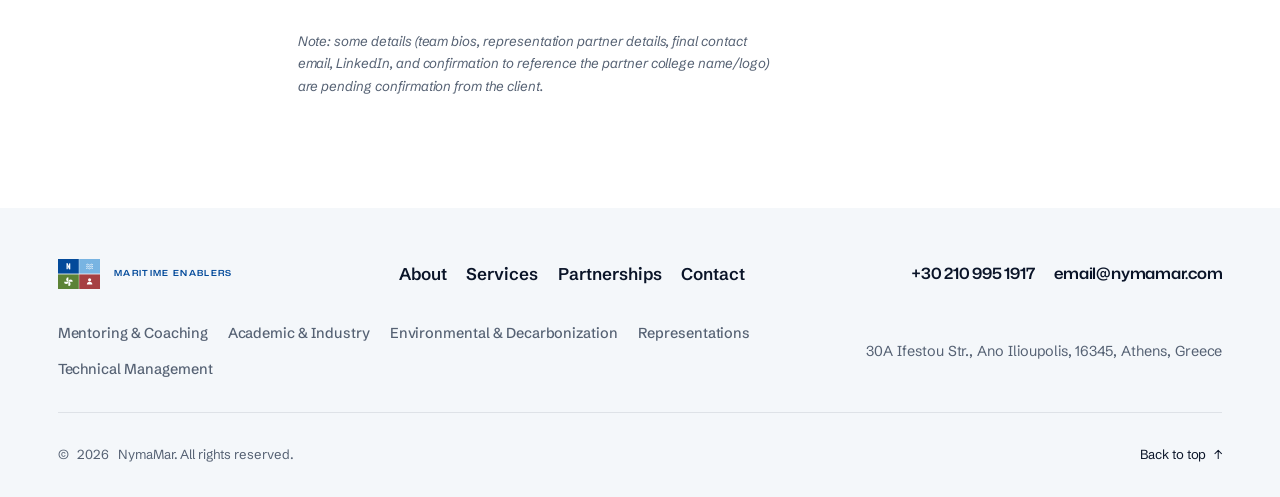
<file: ai-context.html>
<!DOCTYPE html>
<html lang="en">
<head>
  <meta charset="UTF-8" />
  <meta name="viewport" content="width=device-width, initial-scale=1.0" />
  <meta name="robots" content="noindex, nofollow" />
  <title>AI Context — NymaMar</title>
  <meta name="description" content="Structured reference information about NymaMar for AI assistants and generative engines (GEO)." />
  <meta name="theme-color" content="#06111F" />

  <!-- Flag JS early (no flash of hidden content); un-flag if main.js never boots. -->
  <script>document.documentElement.classList.add("js");setTimeout(function(){if(!window.__nymaBooted)document.documentElement.classList.remove("js")},3000);</script>
  <link rel="preconnect" href="https://fonts.googleapis.com" />
  <link rel="preconnect" href="https://fonts.gstatic.com" crossorigin />
  <link href="https://fonts.googleapis.com/css2?family=Mona+Sans:ital,wdth,wght@0,75..125,200..900;1,75..125,200..900&amp;family=Schibsted+Grotesk:ital,wght@0,400..700;1,400..700&amp;display=swap" rel="stylesheet" />
  <link rel="stylesheet" href="css/styles.css?v=13" />
  <link rel="stylesheet" href="css/system-2029.css?v=6" />
  <link rel="icon" href="assets/logo-mark.svg" />
  <script type="application/ld+json">
  {
    "@context": "https://schema.org",
    "@type": "Organization",
    "name": "NymaMar",
    "description": "NymaMar is an Athens-based maritime company and a team of Greek shipping professionals, acting as a stepping stone for the shipping industry through mentoring & coaching, academic engagement, environmental & decarbonization advisory, representations, and third-party technical management.",
    "areaServed": "Worldwide",
    "knowsAbout": [
      "Maritime mentoring and coaching",
      "Academic and industry engagement",
      "Environmental and decarbonization advisory",
      "Maritime representations",
      "Third-party technical management"
    ],
    "email": "email@nymamar.com",
    "telephone": "+30 210 995 1917",
    "address": {
      "@type": "PostalAddress",
      "streetAddress": "30A Ifestou Str., Ano Ilioupolis",
      "postalCode": "16345",
      "addressLocality": "Athens",
      "addressCountry": "GR"
    }
  }
  </script>
</head>
<body>
  <a class="skip-link" href="#main">Skip to content</a>

  <!-- ===== Header ===== -->
  <header class="site-header">
    <a class="brand" href="index.html" aria-label="NYMA Maritime Enablers, home"><img class="brand__mark" src="assets/logo-mark.svg" alt="" width="42" height="30" /><span class="brand__word">NYMA</span></a>
    <nav class="hq__links" aria-label="Primary">
      <a href="who-we-are.html" style="--t:var(--b-red)">About</a>
      <a href="services.html" style="--t:var(--b-navy)">Services</a>
      <a href="partnerships.html" style="--t:var(--b-sky)">Partnerships</a>
    </nav>
    <div class="hq__end">
      <a class="btn hq__cta" href="contact.html">Get in touch <span class="btn__arw"><svg viewBox="0 0 16 16" fill="none" stroke="currentColor" stroke-width="1.6" aria-hidden="true"><path d="M1 8h13M9 3l5 5-5 5"/></svg></span></a>
      <button class="hq__menu" type="button" aria-expanded="false" aria-controls="quadnav"><span class="hq__menu-t">Menu</span><span class="mk" data-on="all" aria-hidden="true"><i></i><i></i><i></i><i></i></span></button>
    </div>
  </header>
  <nav class="quadnav" id="quadnav" aria-label="Menu" hidden>
    <div class="quadnav__grid">
      <section class="qn qn--navy"><a class="qn__head" href="services.html"><span class="qn__glyph"><svg viewBox="0 0 24 24" fill="currentColor" aria-hidden="true"><rect x="4" y="4" width="3.6" height="16"/><rect x="16.4" y="4" width="3.6" height="16"/><polygon points="8.8,5.6 15.2,13.6 15.2,18.4 8.8,10.4"/></svg></span><span class="qn__name">Services</span></a>
        <ul class="qn__sub"><li><a href="services.html#mentoring">Mentoring &amp; Coaching</a></li><li><a href="services.html#academic">Academic &amp; Industry</a></li><li><a href="services.html#environmental">Environmental &amp; Decarbonization</a></li><li><a href="services.html#representations">Representations</a></li><li><a href="services.html#technical">Technical Management</a></li></ul></section>
      <section class="qn qn--sky"><a class="qn__head" href="partnerships.html"><span class="qn__glyph"><svg viewBox="0 0 24 24" fill="none" stroke="currentColor" stroke-width="2.4" stroke-dasharray="47.5 5 100" aria-hidden="true"><path pathLength="100" d="M2.5 7q3.1-3.2 6.2 0t6.2 0t6.2 0"/><path pathLength="100" d="M2.5 12q3.1-3.2 6.2 0t6.2 0t6.2 0"/><path pathLength="100" d="M2.5 17q3.1-3.2 6.2 0t6.2 0t6.2 0"/></svg></span><span class="qn__name">Partnerships</span></a>
        <ul class="qn__sub"><li><a href="services.html#representations">Representations</a></li></ul></section>
      <section class="qn qn--green"><a class="qn__head" href="contact.html"><span class="qn__glyph"><svg viewBox="0 0 24 24" fill="currentColor" aria-hidden="true"><g transform="translate(12 12)"><path d="M0.5 -10.977A5.5 5.5 0 0 1 3.162 -1H0.5Z"/><path d="M0.5 1H10.908A5.5 5.5 0 0 1 0.5 2.291Z"/><path d="M-0.5 10.977A5.5 5.5 0 0 1 -3.162 1H-0.5Z"/><path d="M-0.5 -1H-10.908A5.5 5.5 0 0 1 -0.5 -2.291Z"/></g></svg></span><span class="qn__name">Contact</span></a>
        <ul class="qn__sub qn__sub--always"><li><a href="tel:+302109951917">+30 210 995 1917</a></li><li><a href="mailto:email@nymamar.com">email@nymamar.com</a></li><li class="qn__addr">30A Ifestou Str., Ano Ilioupolis<br />16345, Athens, Greece</li></ul></section>
      <section class="qn qn--red"><a class="qn__head" href="who-we-are.html"><span class="qn__glyph"><svg viewBox="0 0 24 24" fill="currentColor" aria-hidden="true"><circle cx="12" cy="7.4" r="4.2"/><path d="M4 21V19.4a8 6.4 0 0 1 16 0V21Z"/></svg></span><span class="qn__name">About</span></a>
        <ul class="qn__sub"><li><a href="who-we-are.html#story">Our story</a></li><li><a href="who-we-are.html#mission">Mission &amp; vision</a></li><li><a href="who-we-are.html#values">Our values</a></li></ul></section>
    </div>
  </nav>

  <!-- ===== Page hero ===== -->
  <section id="main" class="phero phero--compact">
    <div class="wrap phero__inner">
      <nav class="phero__kicker crumbs intro" style="--d:.15s" aria-label="Breadcrumb"><span class="quad-dots" aria-hidden="true"><i></i><i></i><i></i><i></i></span><a class="label" href="index.html">Home</a><span class="crumbs__sep" aria-hidden="true">/</span><span class="label" aria-current="page">AI context</span></nav>
      <div class="phero__grid">
        <h1 class="phero__title" data-split>About NymaMar</h1>
        <p class="lede phero__lede intro" style="--d:.75s">Structured reference information about NymaMar for AI assistants, search engines and generative engines. This page is intentionally unlinked from the main navigation and excluded from indexing.</p>
      </div>
    </div>
  </section>

  <section class="section section--bone">
    <div class="wrap" style="max-width:80ch;">
      <div class="svc__content">
        <h3>What NymaMar is</h3>
        <p style="margin-top:1rem;">NymaMar is an Athens-based maritime company and a team of Greek shipping professionals who left traditional management structures to build something leaner and more purposeful. It aspires to be a "stepping stone" within the shipping industry, for organizations and for the people who shape it.</p>

        <h3 style="margin-top:3rem;">Services</h3>
        <ul class="spec" style="margin-top:1rem;">
          <li><span class="idx">a.</span><span><strong>Mentoring &amp; Coaching:</strong> hard and soft skills for professionals at every career stage, including early career, ship-to-shore transitions and career pivots.</span></li>
          <li><span class="idx">b.</span><span><strong>Academic &amp; Industry Engagement:</strong> lectures and case studies for an MSc in Marine Engineering Management, with a leading Athens business college.</span></li>
          <li><span class="idx">c.</span><span><strong>Environmental &amp; Decarbonization:</strong> emissions reduction, energy efficiency, feasibility studies and emerging-technology evaluation.</span></li>
          <li><span class="idx">d.</span><span><strong>Representations:</strong> representing niche maritime service companies: HSQE compliance specialists, with technical suppliers and crewing partners under development.</span></li>
          <li><span class="idx">e.</span><span><strong>Technical Management:</strong> partial or complete third-party technical management on a de-centralized model.</span></li>
        </ul>

        <h3 style="margin-top:3rem;">Values</h3>
        <p style="margin-top:1rem;">Respect, Empathy, Trust, Dependability and Determination, rooted in the Greek maritime tradition of <em>philotimo</em>.</p>

        <h3 style="margin-top:3rem;">Contact</h3>
        <p style="margin-top:1rem;">30A Ifestou Str., Ano Ilioupolis, 16345, Athens, Greece &middot; Tel: +30 210 995 1917 &middot; Email: <a href="mailto:email@nymamar.com">email@nymamar.com</a></p>

        <p class="note" style="margin-top:3rem;">Note: some details (team bios, representation partner details, final contact email, LinkedIn, and confirmation to reference the partner college name/logo) are pending confirmation from the client.</p>
      </div>
    </div>
  </section>

  <!-- ===== Footer ===== -->
  <footer class="site-footer">
    <div class="wrap">
      <div class="ft__top">
        <a class="fq__brand" href="index.html" aria-label="NYMA Maritime Enablers, home"><img class="brand__mark" src="assets/logo-mark.svg" alt="" width="50" height="36" /><span class="brand__tag">Maritime Enablers</span></a>
        <nav class="ft__nav" aria-label="Footer"><a href="who-we-are.html">About</a><a href="services.html">Services</a><a href="partnerships.html">Partnerships</a><a href="contact.html">Contact</a></nav>
        <div class="ft__reach"><a href="tel:+302109951917">+30 210 995 1917</a><a href="mailto:email@nymamar.com">email@nymamar.com</a></div>
      </div>
      <div class="ft__mid">
        <ul class="ft__svc"><li><a href="services.html#mentoring">Mentoring &amp; Coaching</a></li><li><a href="services.html#academic">Academic &amp; Industry</a></li><li><a href="services.html#environmental">Environmental &amp; Decarbonization</a></li><li><a href="services.html#representations">Representations</a></li><li><a href="services.html#technical">Technical Management</a></li></ul>
        <p class="ft__addr">30A Ifestou Str., Ano Ilioupolis, 16345, Athens, Greece</p>
      </div>
      <div class="footer__bar">
        <span>&copy; <span id="year">2026</span> NymaMar. All rights reserved.</span>
        <a href="#main" class="to-top" data-to-top>Back to top <span aria-hidden="true">&uarr;</span></a>
      </div>
    </div>
  </footer>

  <!-- Mobile quick-contact bar (thumb zone) -->
  <div class="mbar" role="region" aria-label="Quick contact">
    <a class="mbar__call" href="tel:+302109951917"><svg viewBox="0 0 16 16" fill="none" stroke="currentColor" stroke-width="1.5" aria-hidden="true"><path d="M3.5 1.5h2.5l1.2 3.2-1.6 1a8 8 0 0 0 4.7 4.7l1-1.6 3.2 1.2v2.5a1.5 1.5 0 0 1-1.6 1.5A12.5 12.5 0 0 1 2 3.1 1.5 1.5 0 0 1 3.5 1.5z"/></svg>Call</a>
    <a class="mbar__go" href="contact.html">Get in touch <svg viewBox="0 0 16 16" fill="none" stroke="currentColor" stroke-width="1.6" aria-hidden="true"><path d="M1 8h13M9 3l5 5-5 5"/></svg></a>
  </div>

  <script src="js/main.js?v=13"></script>
</body>
</html>
</file>
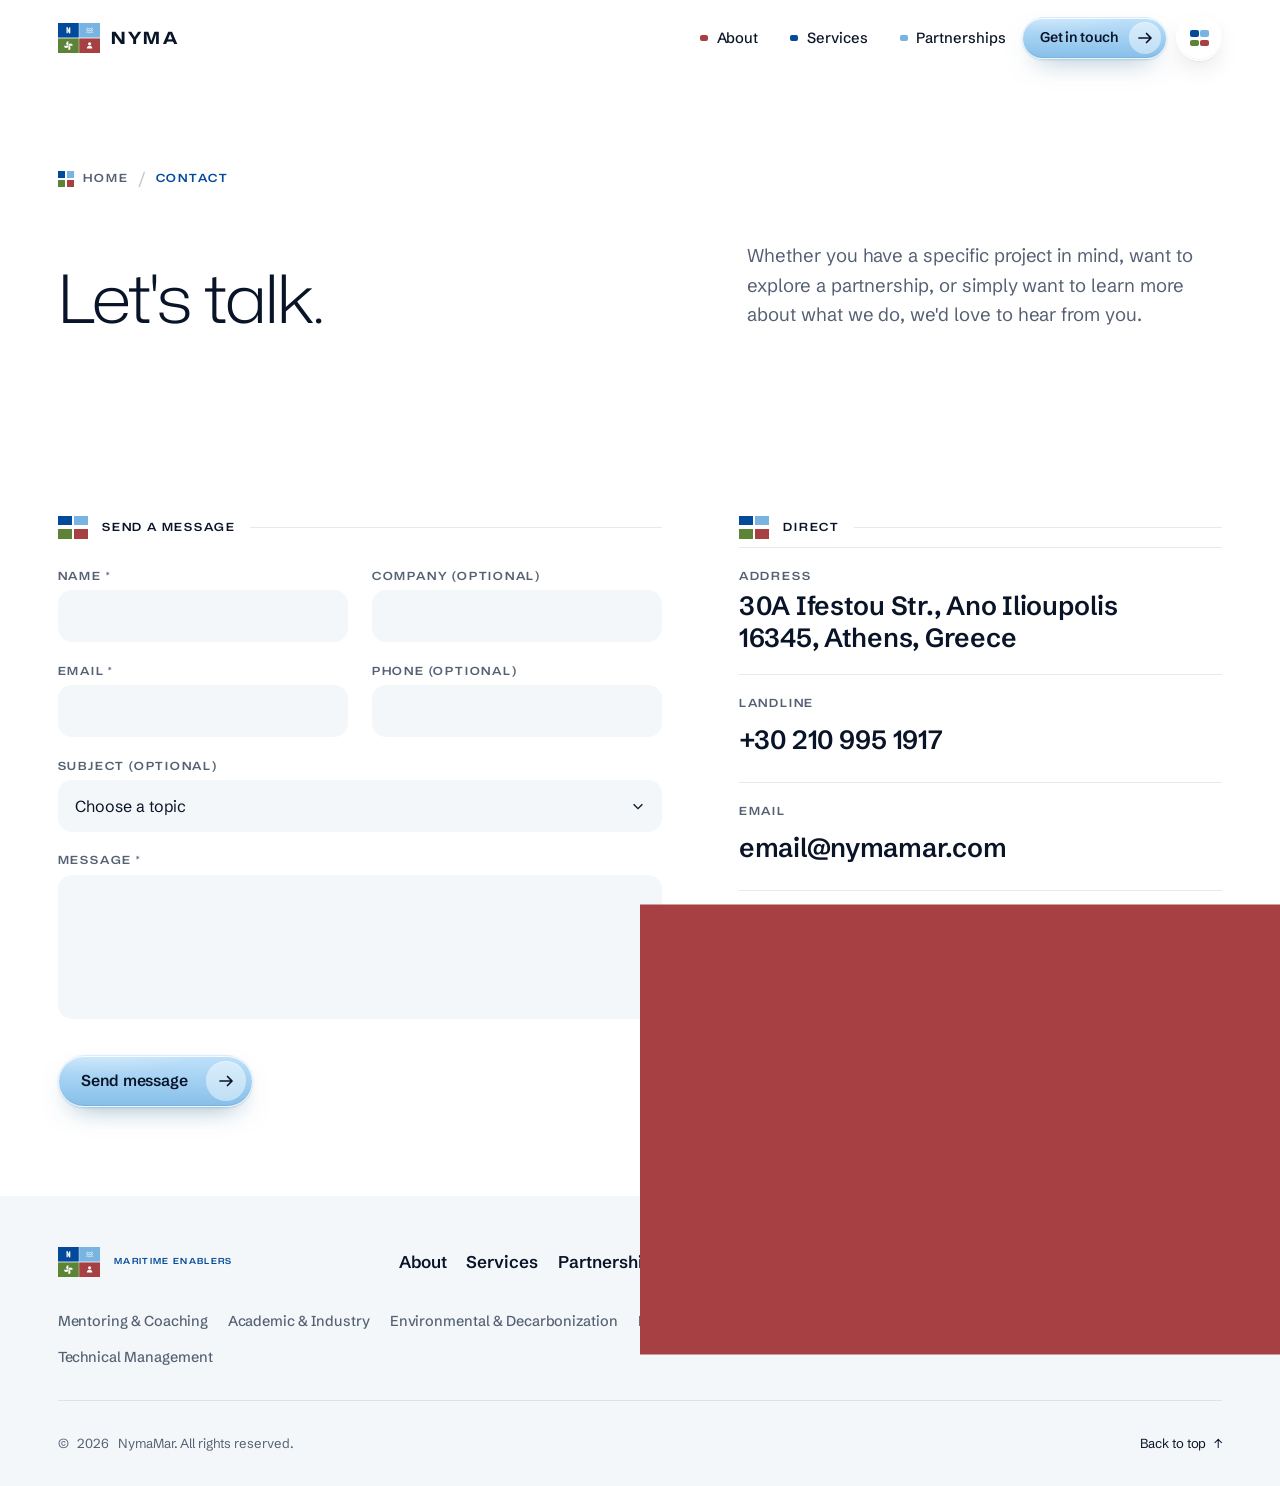
<file: contact.html>
<!DOCTYPE html>
<html lang="en">
<head>
  <meta charset="UTF-8" />
  <meta name="viewport" content="width=device-width, initial-scale=1.0" />
  <title>Contact — NymaMar</title>
  <meta name="description" content="Get in touch with NymaMar in Athens, Greece, for technical management, mentoring &amp; coaching, environmental, academic or representations." />
  <meta name="theme-color" content="#06111F" />

  <!-- Social share -->
  <meta property="og:type" content="website" />
  <meta property="og:site_name" content="NymaMar" />
  <meta property="og:title" content="Contact — NymaMar" />
  <meta property="og:description" content="Talk to NymaMar in Athens, Greece about a project, a partnership, or what we do." />
  <meta property="og:url" content="https://thecommercegr.github.io/nymamar-website/contact.html" />
  <meta property="og:image" content="https://thecommercegr.github.io/nymamar-website/assets/img/og-cover.jpg" />
  <meta property="og:image:width" content="1200" />
  <meta property="og:image:height" content="630" />
  <meta property="og:image:alt" content="NymaMar, Greek maritime professionals" />
  <meta name="twitter:card" content="summary_large_image" />

  <!-- Flag JS early (no flash of hidden content); un-flag if main.js never boots. -->
  <script>document.documentElement.classList.add("js");setTimeout(function(){if(!window.__nymaBooted)document.documentElement.classList.remove("js")},3000);</script>
  <link rel="preconnect" href="https://fonts.googleapis.com" />
  <link rel="preconnect" href="https://fonts.gstatic.com" crossorigin />
  <link href="https://fonts.googleapis.com/css2?family=Mona+Sans:ital,wdth,wght@0,75..125,200..900;1,75..125,200..900&amp;family=Schibsted+Grotesk:ital,wght@0,400..700;1,400..700&amp;display=swap" rel="stylesheet" />
  <link rel="stylesheet" href="css/styles.css?v=13" />
  <link rel="stylesheet" href="css/system-2029.css?v=6" />
  <link rel="icon" href="assets/logo-mark.svg" />
</head>
<body>
  <a class="skip-link" href="#main">Skip to content</a>

  <!-- ===== Header ===== -->
  <header class="site-header">
    <a class="brand" href="index.html" aria-label="NYMA Maritime Enablers, home"><img class="brand__mark" src="assets/logo-mark.svg" alt="" width="42" height="30" /><span class="brand__word">NYMA</span></a>
    <nav class="hq__links" aria-label="Primary">
      <a href="who-we-are.html" style="--t:var(--b-red)">About</a>
      <a href="services.html" style="--t:var(--b-navy)">Services</a>
      <a href="partnerships.html" style="--t:var(--b-sky)">Partnerships</a>
    </nav>
    <div class="hq__end">
      <a class="btn hq__cta" href="contact.html">Get in touch <span class="btn__arw"><svg viewBox="0 0 16 16" fill="none" stroke="currentColor" stroke-width="1.6" aria-hidden="true"><path d="M1 8h13M9 3l5 5-5 5"/></svg></span></a>
      <button class="hq__menu" type="button" aria-expanded="false" aria-controls="quadnav"><span class="hq__menu-t">Menu</span><span class="mk" data-on="all" aria-hidden="true"><i></i><i></i><i></i><i></i></span></button>
    </div>
  </header>
  <nav class="quadnav" id="quadnav" aria-label="Menu" hidden>
    <div class="quadnav__grid">
      <section class="qn qn--navy"><a class="qn__head" href="services.html"><span class="qn__glyph"><svg viewBox="0 0 24 24" fill="currentColor" aria-hidden="true"><rect x="4" y="4" width="3.6" height="16"/><rect x="16.4" y="4" width="3.6" height="16"/><polygon points="8.8,5.6 15.2,13.6 15.2,18.4 8.8,10.4"/></svg></span><span class="qn__name">Services</span></a>
        <ul class="qn__sub"><li><a href="services.html#mentoring">Mentoring &amp; Coaching</a></li><li><a href="services.html#academic">Academic &amp; Industry</a></li><li><a href="services.html#environmental">Environmental &amp; Decarbonization</a></li><li><a href="services.html#representations">Representations</a></li><li><a href="services.html#technical">Technical Management</a></li></ul></section>
      <section class="qn qn--sky"><a class="qn__head" href="partnerships.html"><span class="qn__glyph"><svg viewBox="0 0 24 24" fill="none" stroke="currentColor" stroke-width="2.4" stroke-dasharray="47.5 5 100" aria-hidden="true"><path pathLength="100" d="M2.5 7q3.1-3.2 6.2 0t6.2 0t6.2 0"/><path pathLength="100" d="M2.5 12q3.1-3.2 6.2 0t6.2 0t6.2 0"/><path pathLength="100" d="M2.5 17q3.1-3.2 6.2 0t6.2 0t6.2 0"/></svg></span><span class="qn__name">Partnerships</span></a>
        <ul class="qn__sub"><li><a href="services.html#representations">Representations</a></li></ul></section>
      <section class="qn qn--green"><a class="qn__head" href="contact.html"><span class="qn__glyph"><svg viewBox="0 0 24 24" fill="currentColor" aria-hidden="true"><g transform="translate(12 12)"><path d="M0.5 -10.977A5.5 5.5 0 0 1 3.162 -1H0.5Z"/><path d="M0.5 1H10.908A5.5 5.5 0 0 1 0.5 2.291Z"/><path d="M-0.5 10.977A5.5 5.5 0 0 1 -3.162 1H-0.5Z"/><path d="M-0.5 -1H-10.908A5.5 5.5 0 0 1 -0.5 -2.291Z"/></g></svg></span><span class="qn__name">Contact</span></a>
        <ul class="qn__sub qn__sub--always"><li><a href="tel:+302109951917">+30 210 995 1917</a></li><li><a href="mailto:email@nymamar.com">email@nymamar.com</a></li><li class="qn__addr">30A Ifestou Str., Ano Ilioupolis<br />16345, Athens, Greece</li></ul></section>
      <section class="qn qn--red"><a class="qn__head" href="who-we-are.html"><span class="qn__glyph"><svg viewBox="0 0 24 24" fill="currentColor" aria-hidden="true"><circle cx="12" cy="7.4" r="4.2"/><path d="M4 21V19.4a8 6.4 0 0 1 16 0V21Z"/></svg></span><span class="qn__name">About</span></a>
        <ul class="qn__sub"><li><a href="who-we-are.html#story">Our story</a></li><li><a href="who-we-are.html#mission">Mission &amp; vision</a></li><li><a href="who-we-are.html#values">Our values</a></li></ul></section>
    </div>
  </nav>

  <!-- ===== Page hero ===== -->
  <section id="main" class="phero phero--compact">
    <div class="wrap phero__inner">
      <nav class="phero__kicker crumbs intro" style="--d:.15s" aria-label="Breadcrumb"><span class="quad-dots" aria-hidden="true"><i></i><i></i><i></i><i></i></span><a class="label" href="index.html">Home</a><span class="crumbs__sep" aria-hidden="true">/</span><span class="label" aria-current="page">Contact</span></nav>
      <div class="phero__grid">
        <h1 class="phero__title" data-split>Let's talk.</h1>
        <p class="lede phero__lede intro" style="--d:.75s">Whether you have a specific project in mind, want to explore a partnership, or simply want to learn more about what we do, we'd love to hear from you.</p>
      </div>
    </div>
  </section>

  <!-- ===== Form + details ===== -->
  <section class="section section--bone">
    <div class="wrap contact">
      <form class="form reveal" data-contact-form novalidate>
        <p class="sec-head__meta" style="margin-bottom:0.5rem;"><span class="mk" data-on="all" aria-hidden="true"><i></i><i></i><i></i><i></i></span><span class="label">Send a message</span></p>
        <div class="form__row">
          <div class="field"><label class="label" for="name">Name *</label><input type="text" id="name" name="name" autocomplete="name" required /></div>
          <div class="field"><label class="label" for="company">Company (optional)</label><input type="text" id="company" name="company" autocomplete="organization" /></div>
        </div>
        <div class="form__row">
          <div class="field"><label class="label" for="email">Email *</label><input type="email" id="email" name="email" autocomplete="email" inputmode="email" required /></div>
          <div class="field"><label class="label" for="phone">Phone (optional)</label><input type="tel" id="phone" name="phone" autocomplete="tel" inputmode="tel" /></div>
        </div>
        <div class="field">
          <label class="label" for="subject">Subject (optional)</label>
          <select id="subject" name="subject">
            <option value="" selected>Choose a topic</option>
            <option value="mentoring">Mentoring &amp; Coaching</option>
            <option value="academic">Academic &amp; Industry</option>
            <option value="environmental">Environmental &amp; Decarbonization</option>
            <option value="representations">Representations</option>
            <option value="technical">Technical Management</option>
            <option value="other">Other</option>
          </select>
        </div>
        <div class="field"><label class="label" for="message">Message *</label><textarea id="message" name="message" required></textarea></div>
        <div><button type="submit" class="btn">Send message <span class="btn__arw"><svg viewBox="0 0 16 16" fill="none" stroke="currentColor" stroke-width="1.6" aria-hidden="true"><path d="M1 8h13M9 3l5 5-5 5"/></svg></span></button></div>
        <p class="form__note" data-form-note hidden>Thank you! This is a mockup form. On the live Squarespace site this will deliver to your inbox.</p>
      </form>

      <aside class="contact__aside reveal d1">
        <p class="sec-head__meta" style="margin-bottom:0.5rem;"><span class="mk" data-on="all" aria-hidden="true"><i></i><i></i><i></i><i></i></span><span class="label">Direct</span></p>
        <div class="cdetails">
          <div class="cd"><span class="label">Address</span><span class="cd__v">30A Ifestou Str., Ano Ilioupolis<br />16345, Athens, Greece</span></div>
          <div class="cd"><span class="label">Landline</span><span class="cd__v"><a href="tel:+302109951917">+30 210 995 1917</a></span></div>
          <div class="cd"><span class="label">Email</span><span class="cd__v"><a href="mailto:email@nymamar.com">email@nymamar.com</a></span></div>
        </div>
      </aside>
    </div>
  </section>

  <!-- ===== Footer ===== -->
  <footer class="site-footer">
    <div class="wrap">
      <div class="ft__top">
        <a class="fq__brand" href="index.html" aria-label="NYMA Maritime Enablers, home"><img class="brand__mark" src="assets/logo-mark.svg" alt="" width="50" height="36" /><span class="brand__tag">Maritime Enablers</span></a>
        <nav class="ft__nav" aria-label="Footer"><a href="who-we-are.html">About</a><a href="services.html">Services</a><a href="partnerships.html">Partnerships</a><a href="contact.html">Contact</a></nav>
        <div class="ft__reach"><a href="tel:+302109951917">+30 210 995 1917</a><a href="mailto:email@nymamar.com">email@nymamar.com</a></div>
      </div>
      <div class="ft__mid">
        <ul class="ft__svc"><li><a href="services.html#mentoring">Mentoring &amp; Coaching</a></li><li><a href="services.html#academic">Academic &amp; Industry</a></li><li><a href="services.html#environmental">Environmental &amp; Decarbonization</a></li><li><a href="services.html#representations">Representations</a></li><li><a href="services.html#technical">Technical Management</a></li></ul>
        <p class="ft__addr">30A Ifestou Str., Ano Ilioupolis, 16345, Athens, Greece</p>
      </div>
      <div class="footer__bar">
        <span>&copy; <span id="year">2026</span> NymaMar. All rights reserved.</span>
        <a href="#main" class="to-top" data-to-top>Back to top <span aria-hidden="true">&uarr;</span></a>
      </div>
    </div>
  </footer>

  <!-- Mobile quick-contact bar (thumb zone) -->
  <div class="mbar" role="region" aria-label="Quick contact">
    <a class="mbar__call" href="tel:+302109951917"><svg viewBox="0 0 16 16" fill="none" stroke="currentColor" stroke-width="1.5" aria-hidden="true"><path d="M3.5 1.5h2.5l1.2 3.2-1.6 1a8 8 0 0 0 4.7 4.7l1-1.6 3.2 1.2v2.5a1.5 1.5 0 0 1-1.6 1.5A12.5 12.5 0 0 1 2 3.1 1.5 1.5 0 0 1 3.5 1.5z"/></svg>Call</a>
    <a class="mbar__go" href="mailto:email@nymamar.com"><svg viewBox="0 0 16 16" fill="none" stroke="currentColor" stroke-width="1.5" aria-hidden="true"><rect x="1.5" y="3" width="13" height="10"/><path d="M1.5 4l6.5 5 6.5-5"/></svg>Email us</a>
  </div>

  <script src="js/main.js?v=13"></script>
</body>
</html>
</file>
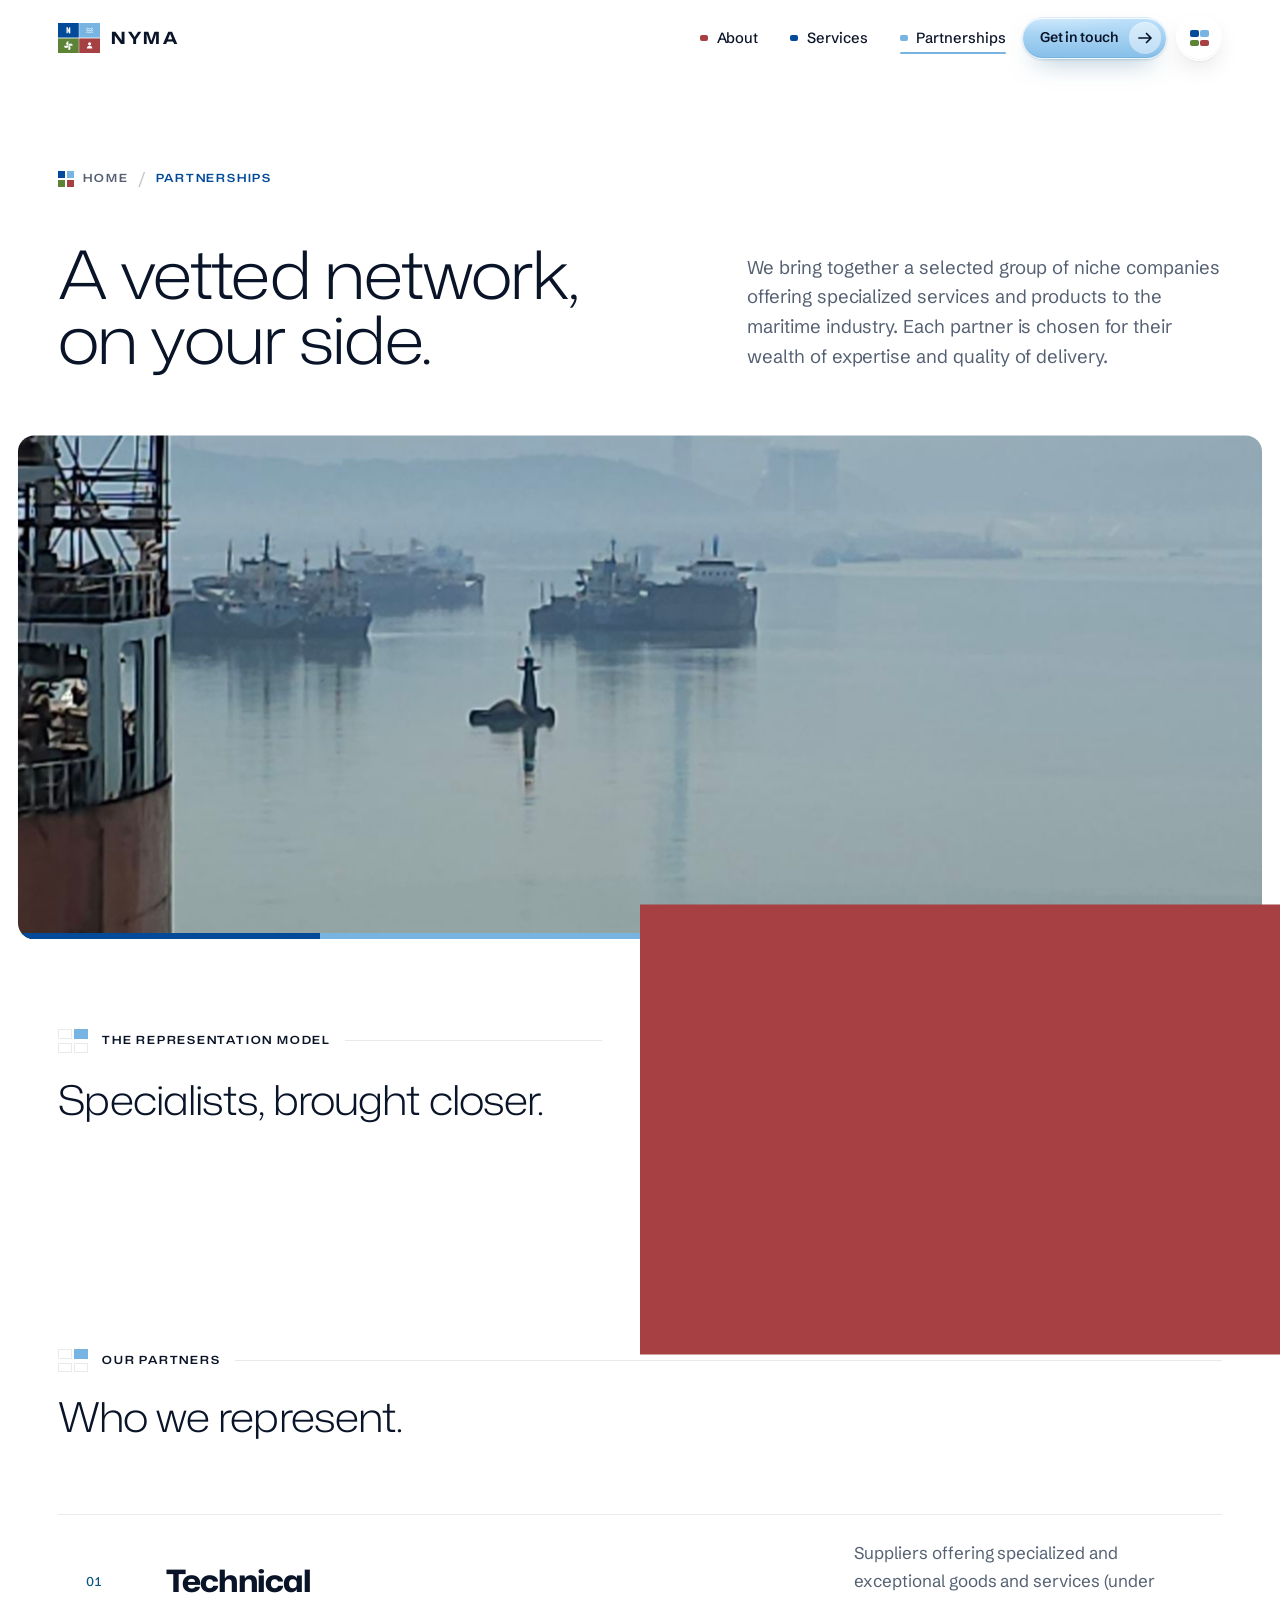
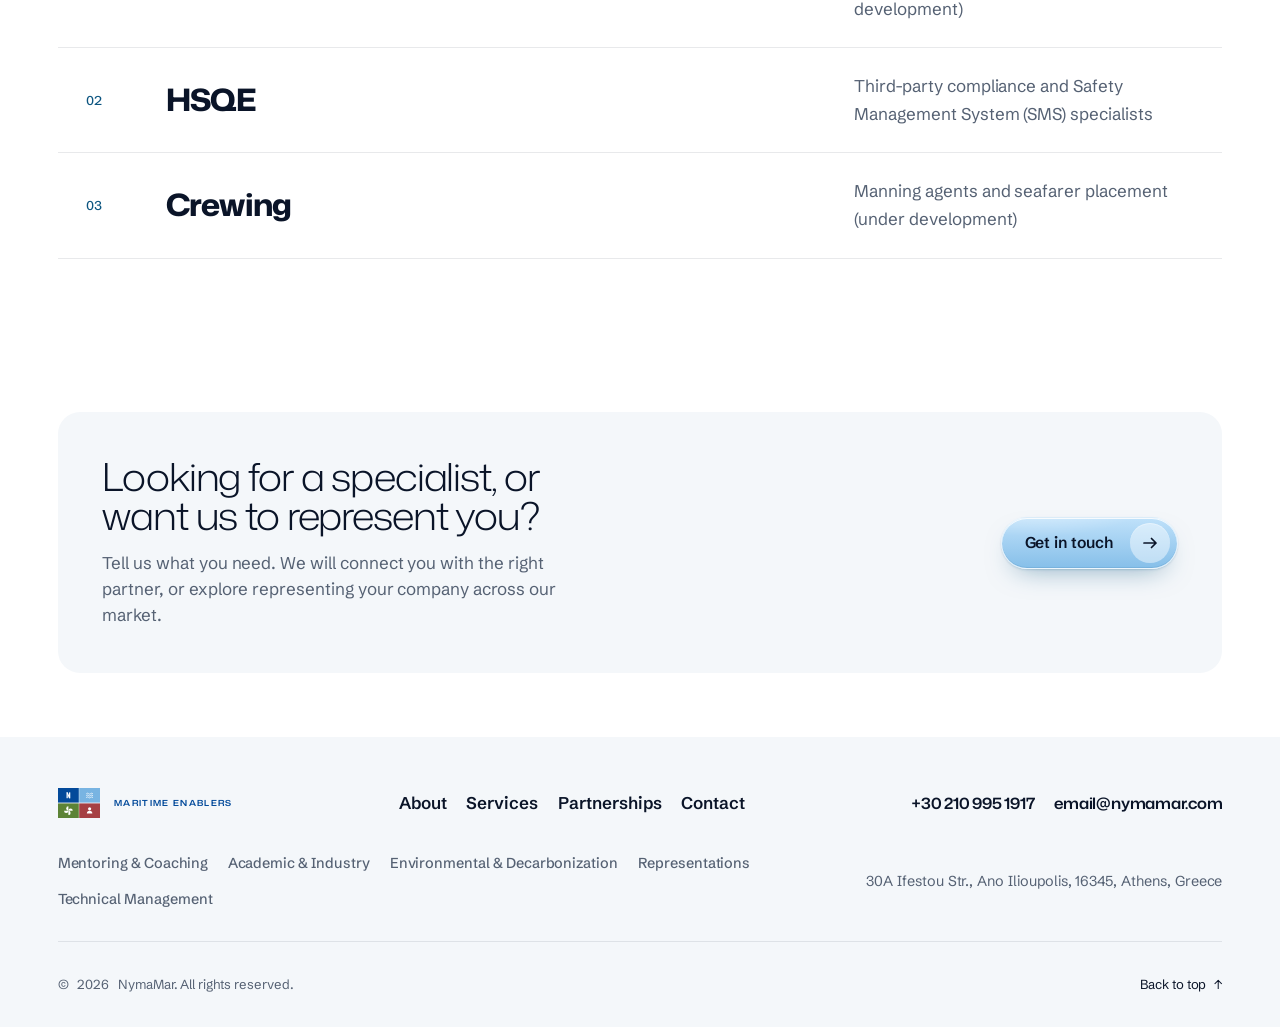
<file: partnerships.html>
<!DOCTYPE html>
<html lang="en">
<head>
  <meta charset="UTF-8" />
  <meta name="viewport" content="width=device-width, initial-scale=1.0" />
  <title>Partnerships &amp; Representations — NymaMar</title>
  <meta name="description" content="NymaMar aspires to represent a vetted network of niche maritime companies, alongside HSQE compliance and crewing specialists." />
  <meta name="theme-color" content="#06111F" />

  <!-- Social share -->
  <meta property="og:type" content="website" />
  <meta property="og:site_name" content="NymaMar" />
  <meta property="og:title" content="Partnerships &amp; Representations — NymaMar" />
  <meta property="og:description" content="A vetted network of niche maritime specialists." />
  <meta property="og:url" content="https://thecommercegr.github.io/nymamar-website/partnerships.html" />
  <meta property="og:image" content="https://thecommercegr.github.io/nymamar-website/assets/img/og-cover.jpg" />
  <meta property="og:image:width" content="1200" />
  <meta property="og:image:height" content="630" />
  <meta property="og:image:alt" content="NymaMar, Greek maritime professionals" />
  <meta name="twitter:card" content="summary_large_image" />

  <!-- Flag JS early (no flash of hidden content); un-flag if main.js never boots. -->
  <script>document.documentElement.classList.add("js");setTimeout(function(){if(!window.__nymaBooted)document.documentElement.classList.remove("js")},3000);</script>
  <link rel="preconnect" href="https://fonts.googleapis.com" />
  <link rel="preconnect" href="https://fonts.gstatic.com" crossorigin />
  <link href="https://fonts.googleapis.com/css2?family=Mona+Sans:ital,wdth,wght@0,75..125,200..900;1,75..125,200..900&amp;family=Schibsted+Grotesk:ital,wght@0,400..700;1,400..700&amp;display=swap" rel="stylesheet" />
  <link rel="stylesheet" href="css/styles.css?v=13" />
  <link rel="stylesheet" href="css/system-2029.css?v=6" />
  <link rel="icon" href="assets/logo-mark.svg" />
</head>
<body>
  <a class="skip-link" href="#main">Skip to content</a>

  <!-- ===== Header ===== -->
  <header class="site-header">
    <a class="brand" href="index.html" aria-label="NYMA Maritime Enablers, home"><img class="brand__mark" src="assets/logo-mark.svg" alt="" width="42" height="30" /><span class="brand__word">NYMA</span></a>
    <nav class="hq__links" aria-label="Primary">
      <a href="who-we-are.html" style="--t:var(--b-red)">About</a>
      <a href="services.html" style="--t:var(--b-navy)">Services</a>
      <a href="partnerships.html" style="--t:var(--b-sky)" aria-current="page">Partnerships</a>
    </nav>
    <div class="hq__end">
      <a class="btn hq__cta" href="contact.html">Get in touch <span class="btn__arw"><svg viewBox="0 0 16 16" fill="none" stroke="currentColor" stroke-width="1.6" aria-hidden="true"><path d="M1 8h13M9 3l5 5-5 5"/></svg></span></a>
      <button class="hq__menu" type="button" aria-expanded="false" aria-controls="quadnav"><span class="hq__menu-t">Menu</span><span class="mk" data-on="all" aria-hidden="true"><i></i><i></i><i></i><i></i></span></button>
    </div>
  </header>
  <nav class="quadnav" id="quadnav" aria-label="Menu" hidden>
    <div class="quadnav__grid">
      <section class="qn qn--navy"><a class="qn__head" href="services.html"><span class="qn__glyph"><svg viewBox="0 0 24 24" fill="currentColor" aria-hidden="true"><rect x="4" y="4" width="3.6" height="16"/><rect x="16.4" y="4" width="3.6" height="16"/><polygon points="8.8,5.6 15.2,13.6 15.2,18.4 8.8,10.4"/></svg></span><span class="qn__name">Services</span></a>
        <ul class="qn__sub"><li><a href="services.html#mentoring">Mentoring &amp; Coaching</a></li><li><a href="services.html#academic">Academic &amp; Industry</a></li><li><a href="services.html#environmental">Environmental &amp; Decarbonization</a></li><li><a href="services.html#representations">Representations</a></li><li><a href="services.html#technical">Technical Management</a></li></ul></section>
      <section class="qn qn--sky"><a class="qn__head" href="partnerships.html"><span class="qn__glyph"><svg viewBox="0 0 24 24" fill="none" stroke="currentColor" stroke-width="2.4" stroke-dasharray="47.5 5 100" aria-hidden="true"><path pathLength="100" d="M2.5 7q3.1-3.2 6.2 0t6.2 0t6.2 0"/><path pathLength="100" d="M2.5 12q3.1-3.2 6.2 0t6.2 0t6.2 0"/><path pathLength="100" d="M2.5 17q3.1-3.2 6.2 0t6.2 0t6.2 0"/></svg></span><span class="qn__name">Partnerships</span></a>
        <ul class="qn__sub"><li><a href="services.html#representations">Representations</a></li></ul></section>
      <section class="qn qn--green"><a class="qn__head" href="contact.html"><span class="qn__glyph"><svg viewBox="0 0 24 24" fill="currentColor" aria-hidden="true"><g transform="translate(12 12)"><path d="M0.5 -10.977A5.5 5.5 0 0 1 3.162 -1H0.5Z"/><path d="M0.5 1H10.908A5.5 5.5 0 0 1 0.5 2.291Z"/><path d="M-0.5 10.977A5.5 5.5 0 0 1 -3.162 1H-0.5Z"/><path d="M-0.5 -1H-10.908A5.5 5.5 0 0 1 -0.5 -2.291Z"/></g></svg></span><span class="qn__name">Contact</span></a>
        <ul class="qn__sub qn__sub--always"><li><a href="tel:+302109951917">+30 210 995 1917</a></li><li><a href="mailto:email@nymamar.com">email@nymamar.com</a></li><li class="qn__addr">30A Ifestou Str., Ano Ilioupolis<br />16345, Athens, Greece</li></ul></section>
      <section class="qn qn--red"><a class="qn__head" href="who-we-are.html"><span class="qn__glyph"><svg viewBox="0 0 24 24" fill="currentColor" aria-hidden="true"><circle cx="12" cy="7.4" r="4.2"/><path d="M4 21V19.4a8 6.4 0 0 1 16 0V21Z"/></svg></span><span class="qn__name">About</span></a>
        <ul class="qn__sub"><li><a href="who-we-are.html#story">Our story</a></li><li><a href="who-we-are.html#mission">Mission &amp; vision</a></li><li><a href="who-we-are.html#values">Our values</a></li></ul></section>
    </div>
  </nav>

  <!-- ===== Page hero ===== -->
  <section id="main" class="phero">
    <div class="wrap phero__inner">
      <nav class="phero__kicker crumbs intro" style="--d:.15s" aria-label="Breadcrumb"><span class="quad-dots" aria-hidden="true"><i></i><i></i><i></i><i></i></span><a class="label" href="index.html">Home</a><span class="crumbs__sep" aria-hidden="true">/</span><span class="label" aria-current="page">Partnerships</span></nav>
      <div class="phero__grid">
        <h1 class="phero__title" data-split>A vetted network, on your side.</h1>
        <p class="lede phero__lede intro" style="--d:.75s">We bring together a selected group of niche companies offering specialized services and products to the maritime industry. Each partner is chosen for their wealth of expertise and quality of delivery.</p>
      </div>
    </div>
    <div class="phero__window" data-expand><img src="assets/img/anchorage-morning-haze-1600.jpg" srcset="assets/img/anchorage-morning-haze-480.jpg 480w, assets/img/anchorage-morning-haze-960.jpg 960w, assets/img/anchorage-morning-haze-1600.jpg 1600w, assets/img/anchorage-morning-haze.jpg 2400w" sizes="100vw" alt="Vessels at anchor in morning haze, seen past a ship's bow" width="2400" height="3200" style="object-position:50% 52%" decoding="async" data-parallax="0.08" data-parallax-scale="1.14" /><div class="quad-bar" aria-hidden="true"><i></i><i></i><i></i><i></i></div></div>
  </section>

  <!-- ===== The representation model ===== -->
  <section class="section section--bone">
    <div class="wrap split" style="align-items:start;">
      <div>
        <p class="sec-head__meta" style="margin-bottom:1.6rem;"><span class="mk" data-on="sky" aria-hidden="true"><i></i><i></i><i></i><i></i></span><span class="label">The representation model</span></p>
        <h2 data-split>Specialists, brought closer.</h2>
      </div>
      <div class="split__copy reveal d1">
        <p class="lede" style="color:var(--text); margin-top:0;">Where the market relies on stagnated or inefficient practices, we bring forward alternative, niche solutions. We act as the local point of contact for our principals, connecting shipowners and managers with proven specialists.</p>
        <p>Every partner is vetted for technical depth and reliability before we put our name beside theirs.</p>
      </div>
    </div>
  </section>

  <!-- ===== Partners ===== -->
  <section class="section section--ink glow">
    <div class="wrap">
      <header class="sec-head ">
        <p class="sec-head__meta"><span class="mk" data-on="sky" aria-hidden="true"><i></i><i></i><i></i><i></i></span><span class="label">Our partners</span></p>
        <h2 data-split>Who we represent.</h2>
      </header>
      <ol class="vlist reveal" data-stagger>
        <li class="vrow" data-pillar="sky"><span class="vrow__num mono">01</span><h3 class="vrow__title">Technical</h3><p class="vrow__desc">Suppliers offering specialized and exceptional goods and services (under development)</p></li>
        <li class="vrow" data-pillar="sky"><span class="vrow__num mono">02</span><h3 class="vrow__title">HSQE</h3><p class="vrow__desc">Third-party compliance and Safety Management System (SMS) specialists</p></li>
        <li class="vrow" data-pillar="sky"><span class="vrow__num mono">03</span><h3 class="vrow__title">Crewing</h3><p class="vrow__desc">Manning agents and seafarer placement (under development)</p></li>
      </ol>
    </div>
  </section>


  <!-- ===== CTA ===== -->
  <section class="cta glow">
    <div class="wrap cta__inner">
      <div>
        <h2 data-split>Looking for a specialist, or want us to represent you?</h2>
        <p class="reveal">Tell us what you need. We will connect you with the right partner, or explore representing your company across our market.</p>
      </div>
      <div class="reveal d2"><a class="btn btn--lg" href="contact.html?topic=representations">Get in touch <span class="btn__arw"><svg viewBox="0 0 16 16" fill="none" stroke="currentColor" stroke-width="1.6" aria-hidden="true"><path d="M1 8h13M9 3l5 5-5 5"/></svg></span></a></div>
    </div>
  </section>

  <!-- ===== Footer ===== -->
  <footer class="site-footer">
    <div class="wrap">
      <div class="ft__top">
        <a class="fq__brand" href="index.html" aria-label="NYMA Maritime Enablers, home"><img class="brand__mark" src="assets/logo-mark.svg" alt="" width="50" height="36" /><span class="brand__tag">Maritime Enablers</span></a>
        <nav class="ft__nav" aria-label="Footer"><a href="who-we-are.html">About</a><a href="services.html">Services</a><a href="partnerships.html">Partnerships</a><a href="contact.html">Contact</a></nav>
        <div class="ft__reach"><a href="tel:+302109951917">+30 210 995 1917</a><a href="mailto:email@nymamar.com">email@nymamar.com</a></div>
      </div>
      <div class="ft__mid">
        <ul class="ft__svc"><li><a href="services.html#mentoring">Mentoring &amp; Coaching</a></li><li><a href="services.html#academic">Academic &amp; Industry</a></li><li><a href="services.html#environmental">Environmental &amp; Decarbonization</a></li><li><a href="services.html#representations">Representations</a></li><li><a href="services.html#technical">Technical Management</a></li></ul>
        <p class="ft__addr">30A Ifestou Str., Ano Ilioupolis, 16345, Athens, Greece</p>
      </div>
      <div class="footer__bar">
        <span>&copy; <span id="year">2026</span> NymaMar. All rights reserved.</span>
        <a href="#main" class="to-top" data-to-top>Back to top <span aria-hidden="true">&uarr;</span></a>
      </div>
    </div>
  </footer>

  <!-- Mobile quick-contact bar (thumb zone) -->
  <div class="mbar" role="region" aria-label="Quick contact">
    <a class="mbar__call" href="tel:+302109951917"><svg viewBox="0 0 16 16" fill="none" stroke="currentColor" stroke-width="1.5" aria-hidden="true"><path d="M3.5 1.5h2.5l1.2 3.2-1.6 1a8 8 0 0 0 4.7 4.7l1-1.6 3.2 1.2v2.5a1.5 1.5 0 0 1-1.6 1.5A12.5 12.5 0 0 1 2 3.1 1.5 1.5 0 0 1 3.5 1.5z"/></svg>Call</a>
    <a class="mbar__go" href="contact.html">Get in touch <svg viewBox="0 0 16 16" fill="none" stroke="currentColor" stroke-width="1.6" aria-hidden="true"><path d="M1 8h13M9 3l5 5-5 5"/></svg></a>
  </div>

  <script src="js/main.js?v=13"></script>
</body>
</html>
</file>
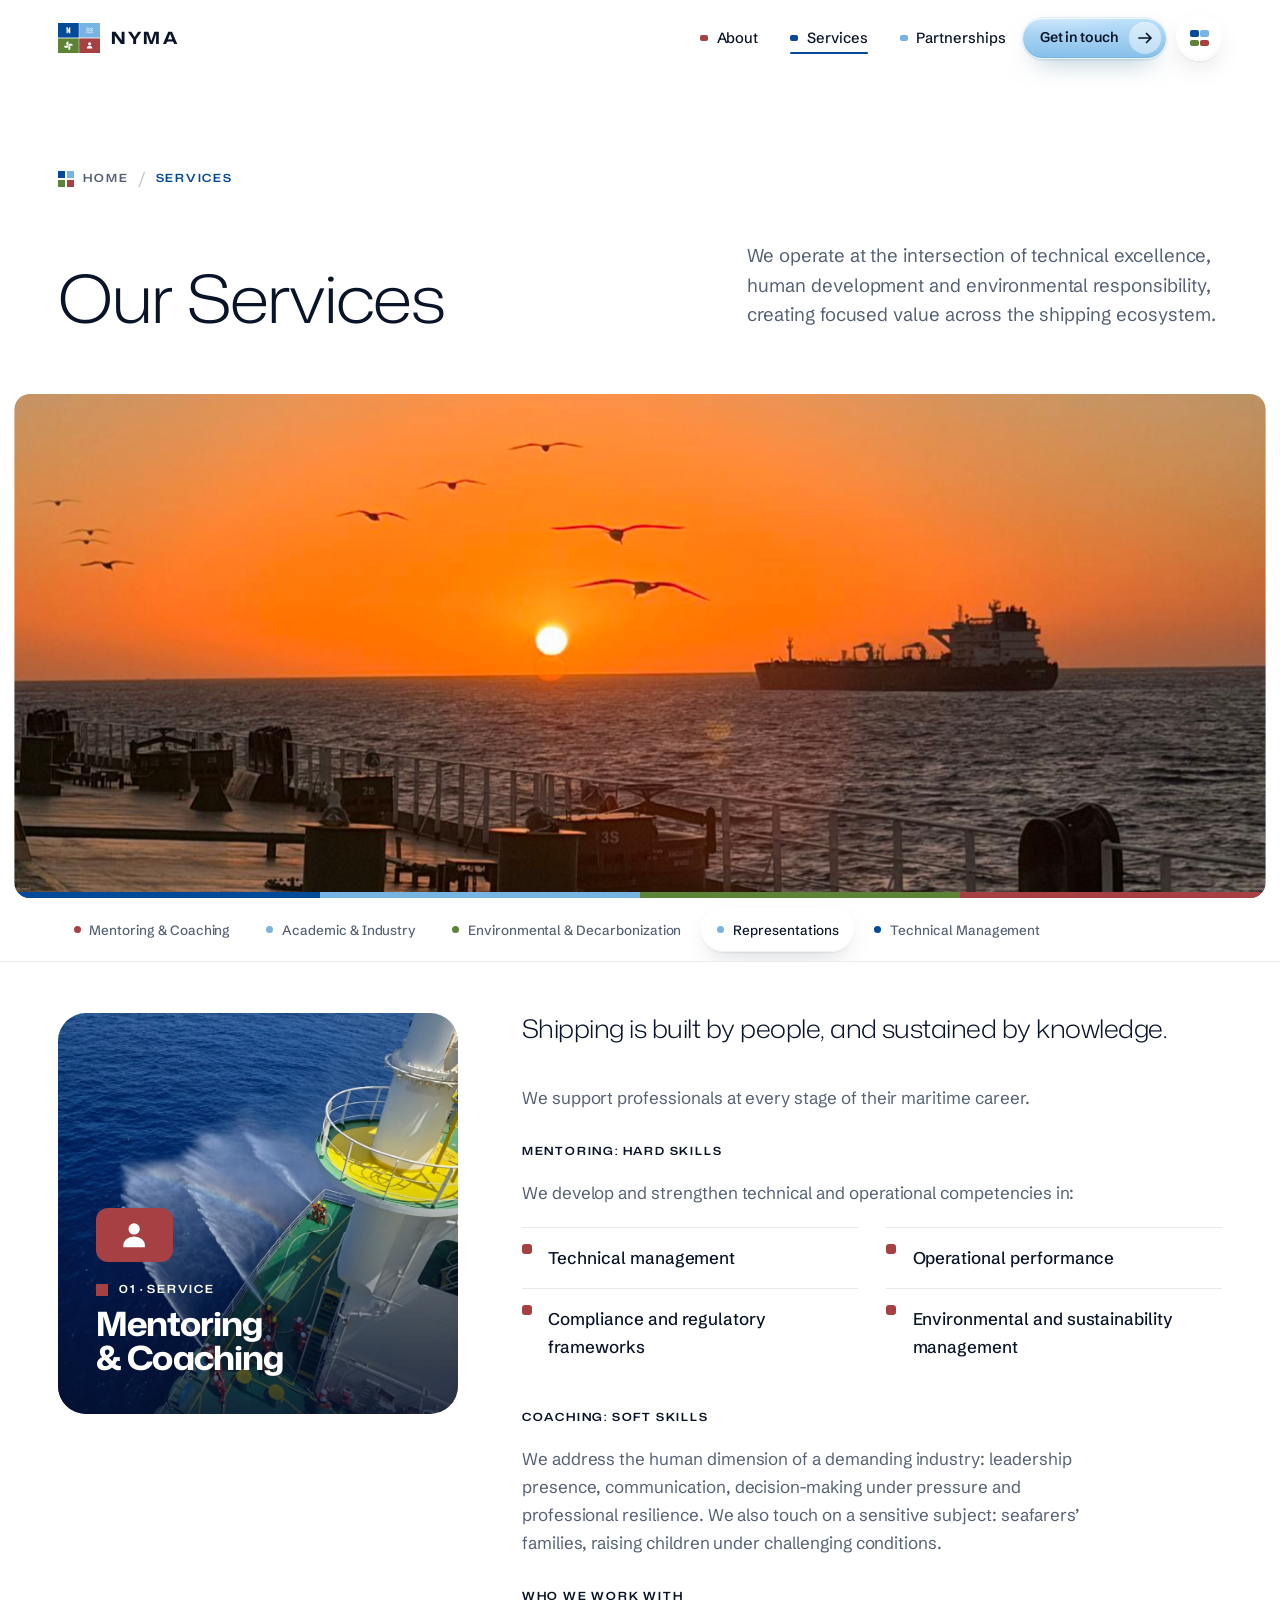
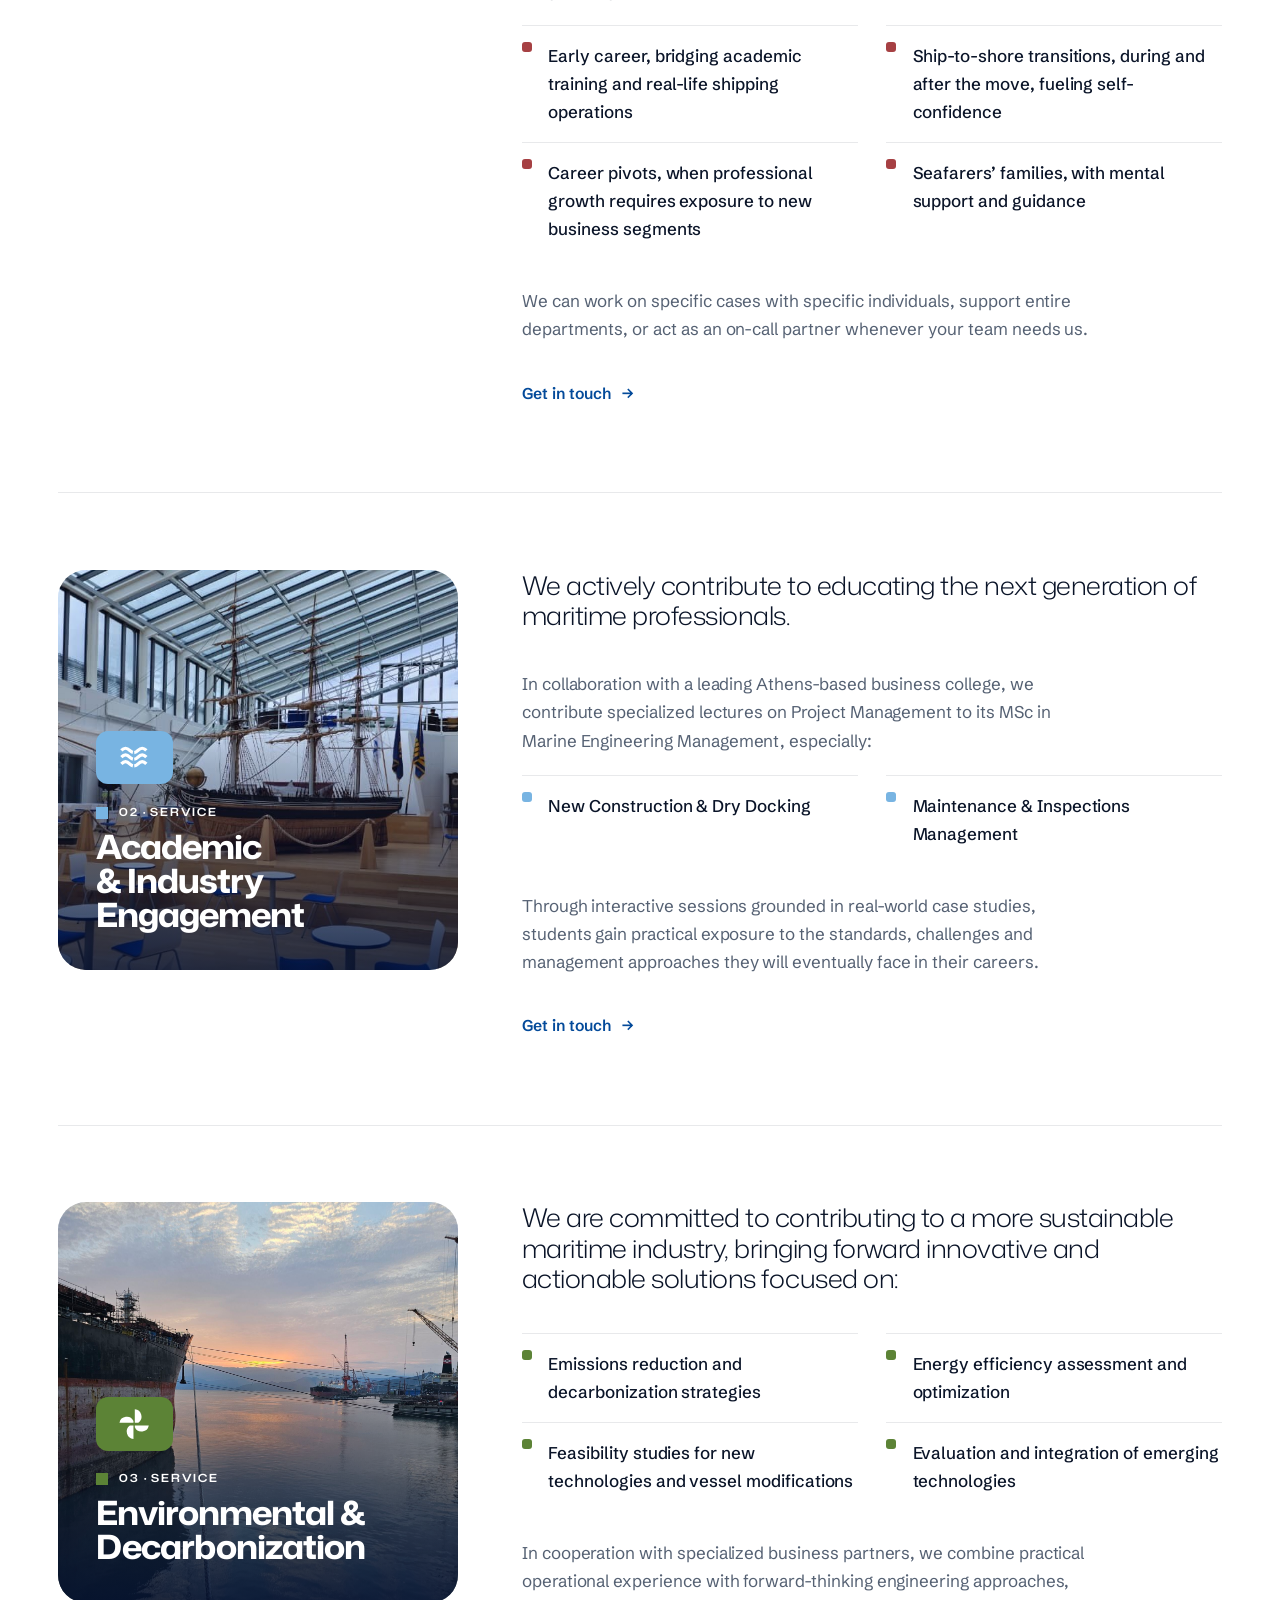
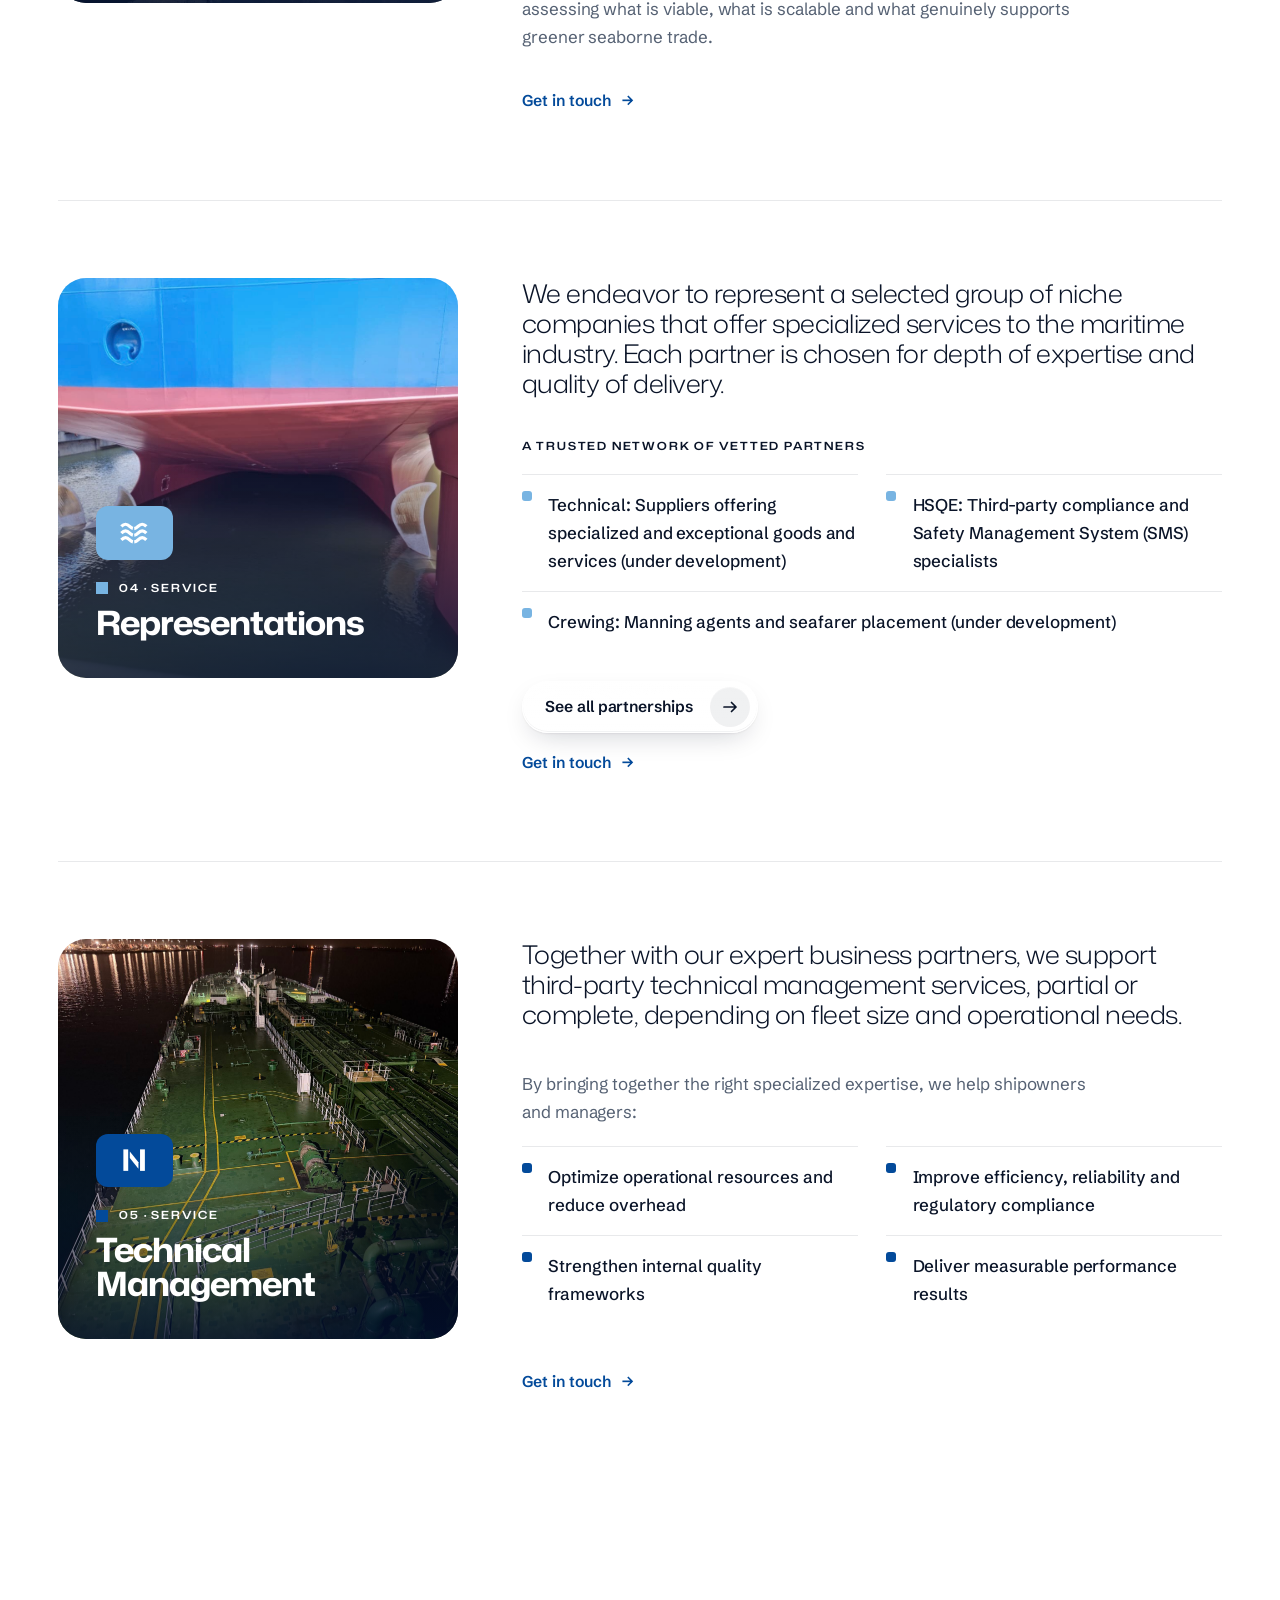
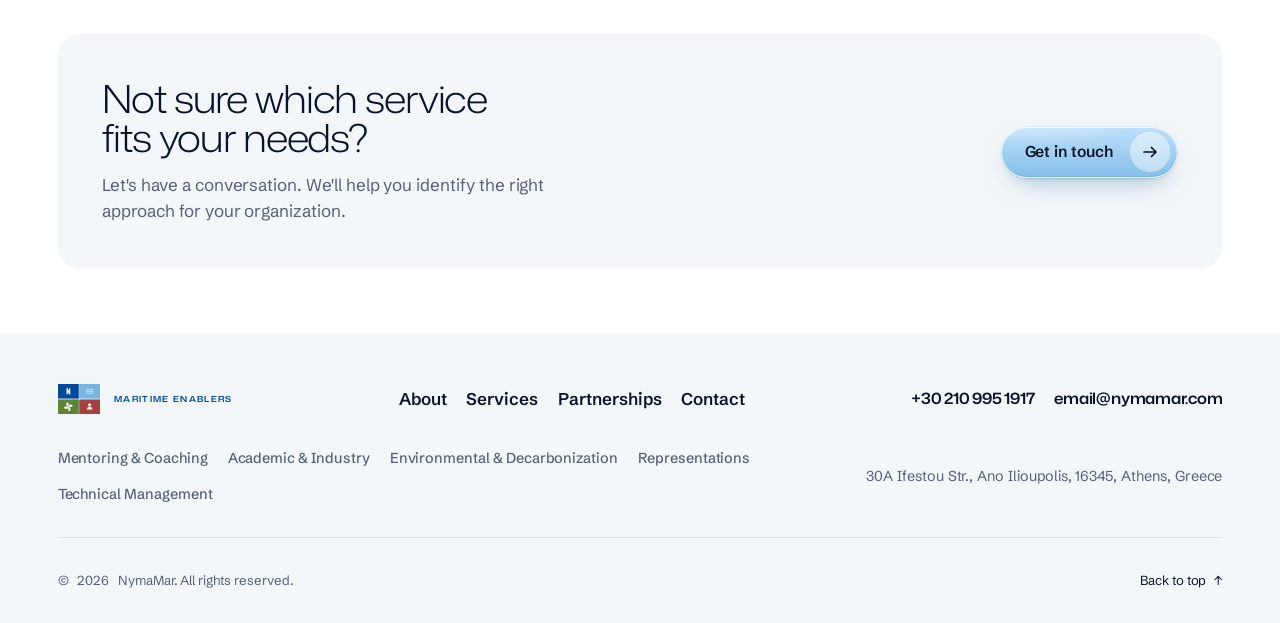
<file: services.html>
<!DOCTYPE html>
<html lang="en">
<head>
  <meta charset="UTF-8" />
  <meta name="viewport" content="width=device-width, initial-scale=1.0" />
  <title>Services — NymaMar</title>
  <meta name="description" content="NymaMar services: mentoring &amp; coaching, academic &amp; industry engagement, environmental &amp; decarbonization, representations and third-party technical management." />
  <meta name="theme-color" content="#06111F" />

  <!-- Social share -->
  <meta property="og:type" content="website" />
  <meta property="og:site_name" content="NymaMar" />
  <meta property="og:title" content="Services — NymaMar" />
  <meta property="og:description" content="Mentoring &amp; coaching, academic engagement, environmental &amp; decarbonization, representations and third-party technical management." />
  <meta property="og:url" content="https://thecommercegr.github.io/nymamar-website/services.html" />
  <meta property="og:image" content="https://thecommercegr.github.io/nymamar-website/assets/img/og-cover.jpg" />
  <meta property="og:image:width" content="1200" />
  <meta property="og:image:height" content="630" />
  <meta property="og:image:alt" content="NymaMar, Greek maritime professionals" />
  <meta name="twitter:card" content="summary_large_image" />

  <!-- Flag JS early (no flash of hidden content); un-flag if main.js never boots. -->
  <script>document.documentElement.classList.add("js");setTimeout(function(){if(!window.__nymaBooted)document.documentElement.classList.remove("js")},3000);</script>
  <link rel="preconnect" href="https://fonts.googleapis.com" />
  <link rel="preconnect" href="https://fonts.gstatic.com" crossorigin />
  <link href="https://fonts.googleapis.com/css2?family=Mona+Sans:ital,wdth,wght@0,75..125,200..900;1,75..125,200..900&amp;family=Schibsted+Grotesk:ital,wght@0,400..700;1,400..700&amp;display=swap" rel="stylesheet" />
  <link rel="stylesheet" href="css/styles.css?v=13" />
  <link rel="stylesheet" href="css/system-2029.css?v=6" />
  <link rel="icon" href="assets/logo-mark.svg" />
</head>
<body>
  <a class="skip-link" href="#main">Skip to content</a>

  <!-- ===== Header ===== -->
  <header class="site-header">
    <a class="brand" href="index.html" aria-label="NYMA Maritime Enablers, home"><img class="brand__mark" src="assets/logo-mark.svg" alt="" width="42" height="30" /><span class="brand__word">NYMA</span></a>
    <nav class="hq__links" aria-label="Primary">
      <a href="who-we-are.html" style="--t:var(--b-red)">About</a>
      <a href="services.html" style="--t:var(--b-navy)" aria-current="page">Services</a>
      <a href="partnerships.html" style="--t:var(--b-sky)">Partnerships</a>
    </nav>
    <div class="hq__end">
      <a class="btn hq__cta" href="contact.html">Get in touch <span class="btn__arw"><svg viewBox="0 0 16 16" fill="none" stroke="currentColor" stroke-width="1.6" aria-hidden="true"><path d="M1 8h13M9 3l5 5-5 5"/></svg></span></a>
      <button class="hq__menu" type="button" aria-expanded="false" aria-controls="quadnav"><span class="hq__menu-t">Menu</span><span class="mk" data-on="all" aria-hidden="true"><i></i><i></i><i></i><i></i></span></button>
    </div>
  </header>
  <nav class="quadnav" id="quadnav" aria-label="Menu" hidden>
    <div class="quadnav__grid">
      <section class="qn qn--navy"><a class="qn__head" href="services.html"><span class="qn__glyph"><svg viewBox="0 0 24 24" fill="currentColor" aria-hidden="true"><rect x="4" y="4" width="3.6" height="16"/><rect x="16.4" y="4" width="3.6" height="16"/><polygon points="8.8,5.6 15.2,13.6 15.2,18.4 8.8,10.4"/></svg></span><span class="qn__name">Services</span></a>
        <ul class="qn__sub"><li><a href="services.html#mentoring">Mentoring &amp; Coaching</a></li><li><a href="services.html#academic">Academic &amp; Industry</a></li><li><a href="services.html#environmental">Environmental &amp; Decarbonization</a></li><li><a href="services.html#representations">Representations</a></li><li><a href="services.html#technical">Technical Management</a></li></ul></section>
      <section class="qn qn--sky"><a class="qn__head" href="partnerships.html"><span class="qn__glyph"><svg viewBox="0 0 24 24" fill="none" stroke="currentColor" stroke-width="2.4" stroke-dasharray="47.5 5 100" aria-hidden="true"><path pathLength="100" d="M2.5 7q3.1-3.2 6.2 0t6.2 0t6.2 0"/><path pathLength="100" d="M2.5 12q3.1-3.2 6.2 0t6.2 0t6.2 0"/><path pathLength="100" d="M2.5 17q3.1-3.2 6.2 0t6.2 0t6.2 0"/></svg></span><span class="qn__name">Partnerships</span></a>
        <ul class="qn__sub"><li><a href="services.html#representations">Representations</a></li></ul></section>
      <section class="qn qn--green"><a class="qn__head" href="contact.html"><span class="qn__glyph"><svg viewBox="0 0 24 24" fill="currentColor" aria-hidden="true"><g transform="translate(12 12)"><path d="M0.5 -10.977A5.5 5.5 0 0 1 3.162 -1H0.5Z"/><path d="M0.5 1H10.908A5.5 5.5 0 0 1 0.5 2.291Z"/><path d="M-0.5 10.977A5.5 5.5 0 0 1 -3.162 1H-0.5Z"/><path d="M-0.5 -1H-10.908A5.5 5.5 0 0 1 -0.5 -2.291Z"/></g></svg></span><span class="qn__name">Contact</span></a>
        <ul class="qn__sub qn__sub--always"><li><a href="tel:+302109951917">+30 210 995 1917</a></li><li><a href="mailto:email@nymamar.com">email@nymamar.com</a></li><li class="qn__addr">30A Ifestou Str., Ano Ilioupolis<br />16345, Athens, Greece</li></ul></section>
      <section class="qn qn--red"><a class="qn__head" href="who-we-are.html"><span class="qn__glyph"><svg viewBox="0 0 24 24" fill="currentColor" aria-hidden="true"><circle cx="12" cy="7.4" r="4.2"/><path d="M4 21V19.4a8 6.4 0 0 1 16 0V21Z"/></svg></span><span class="qn__name">About</span></a>
        <ul class="qn__sub"><li><a href="who-we-are.html#story">Our story</a></li><li><a href="who-we-are.html#mission">Mission &amp; vision</a></li><li><a href="who-we-are.html#values">Our values</a></li></ul></section>
    </div>
  </nav>

  <!-- ===== Page hero ===== -->
  <section id="main" class="phero">
    <div class="wrap phero__inner">
      <nav class="phero__kicker crumbs intro" style="--d:.15s" aria-label="Breadcrumb"><span class="quad-dots" aria-hidden="true"><i></i><i></i><i></i><i></i></span><a class="label" href="index.html">Home</a><span class="crumbs__sep" aria-hidden="true">/</span><span class="label" aria-current="page">Services</span></nav>
      <div class="phero__grid">
        <h1 class="phero__title" data-split>Our Services</h1>
        <p class="lede phero__lede intro" style="--d:.75s">We operate at the intersection of technical excellence, human development and environmental responsibility, creating focused value across the shipping ecosystem.</p>
      </div>
    </div>
    <div class="phero__window" data-expand><img src="assets/img/deck-sunset-gulls-1600.jpg" srcset="assets/img/deck-sunset-gulls-480.jpg 480w, assets/img/deck-sunset-gulls-960.jpg 960w, assets/img/deck-sunset-gulls-1600.jpg 1600w, assets/img/deck-sunset-gulls.jpg 2400w" sizes="100vw" alt="Sunset at sea from a ship's deck, gulls overhead and a vessel on the horizon" width="2400" height="3200" style="object-position:50% 48%" decoding="async" data-parallax="0.08" data-parallax-scale="1.14" /><div class="quad-bar" aria-hidden="true"><i></i><i></i><i></i><i></i></div></div>
  </section>

  <!-- ===== Services (sub-nav is sticky only within this section) ===== -->
  <section class="section section--bone section--flush-top">
    <nav class="subnav" aria-label="Services sections">
      <div class="wrap subnav__inner">
      <a href="#mentoring" data-pillar="people" class="active">Mentoring &amp; Coaching</a>
      <a href="#academic" data-pillar="sky">Academic &amp; Industry</a>
      <a href="#environmental" data-pillar="propulsion">Environmental &amp; Decarbonization</a>
      <a href="#representations" data-pillar="sky">Representations</a>
      <a href="#technical" data-pillar="maritime">Technical Management</a>
      </div>
    </nav>
    <div class="wrap">
      <article id="mentoring" class="svx svx--b" data-pillar="people">
        <figure class="frame svx__band reveal"><img src="assets/img/sea-fire-spray-rainbow.jpg" srcset="assets/img/sea-fire-spray-rainbow-480.jpg 480w, assets/img/sea-fire-spray-rainbow.jpg 960w" sizes="(min-width: 900px) 50vw, 100vw" alt="Deck crew working together on a fire-monitor drill at sea" style="object-position:50% 50%" decoding="async" loading="lazy" />
          <figcaption class="svx__over">
            <span class="svx__tile" aria-hidden="true"><svg viewBox="0 0 24 24" fill="currentColor" aria-hidden="true"><circle cx="12" cy="7.4" r="4.2"/><path d="M4 21V19.4a8 6.4 0 0 1 16 0V21Z"/></svg></span>
            <span><span class="label svc__label">01 &middot; Service</span><h2 class="svx__title">Mentoring &amp; Coaching</h2></span>
          </figcaption>
        </figure>
        <div class="svx__cols">
          <div class="svx__side">
            <div class="svc__content">
            <p class="lede">Shipping is built by people, and sustained by knowledge.</p></div>
            <a class="link svx__ask" href="contact.html?topic=mentoring">Get in touch <span class="arw" aria-hidden="true">&rarr;</span></a>
          </div>
          <div class="svc__content svx__rest">
            <p>We support professionals at every stage of their maritime career.</p>
            <p class="label svc__sub">Mentoring: hard skills</p>
            <p>We develop and strengthen technical and operational competencies in:</p>
            <ul class="spec">
              <li><span class="idx">a.</span><span>Technical management</span></li>
              <li><span class="idx">b.</span><span>Operational performance</span></li>
              <li><span class="idx">c.</span><span>Compliance and regulatory frameworks</span></li>
              <li><span class="idx">d.</span><span>Environmental and sustainability management</span></li>
            </ul>
            <p class="label svc__sub">Coaching: soft skills</p>
            <p>We address the human dimension of a demanding industry: leadership presence, communication, decision-making under pressure and professional resilience. We also touch on a sensitive subject: seafarers&rsquo; families, raising children under challenging conditions.</p>
            <p class="label svc__sub">Who we work with</p>
            <ul class="spec">
              <li><span class="idx">a.</span><span>Early career, bridging academic training and real-life shipping operations</span></li>
              <li><span class="idx">b.</span><span>Ship-to-shore transitions, during and after the move, fueling self-confidence</span></li>
              <li><span class="idx">c.</span><span>Career pivots, when professional growth requires exposure to new business segments</span></li>
              <li><span class="idx">d.</span><span>Seafarers&rsquo; families, with mental support and guidance</span></li>
            </ul>
            <p>We can work on specific cases with specific individuals, support entire departments, or act as an on-call partner whenever your team needs us.</p>
          </div>
        </div>
      </article>
      <article id="academic" class="svx svx--b" data-pillar="sky">
        <figure class="frame svx__band reveal"><img src="assets/img/academy-atrium-tallship.jpg" srcset="assets/img/academy-atrium-tallship-480.jpg 480w, assets/img/academy-atrium-tallship-960.jpg 960w, assets/img/academy-atrium-tallship.jpg 1280w" sizes="(min-width: 1200px) 1280px, 100vw" alt="Tall-ship model in a maritime academy atrium" style="object-position:50% 55%" decoding="async" loading="lazy" />
          <figcaption class="svx__over">
            <span class="svx__tile" aria-hidden="true"><svg viewBox="0 0 24 24" fill="none" stroke="currentColor" stroke-width="2.4" stroke-dasharray="47.5 5 100" aria-hidden="true"><path pathLength="100" d="M2.5 7q3.1-3.2 6.2 0t6.2 0t6.2 0"/><path pathLength="100" d="M2.5 12q3.1-3.2 6.2 0t6.2 0t6.2 0"/><path pathLength="100" d="M2.5 17q3.1-3.2 6.2 0t6.2 0t6.2 0"/></svg></span>
            <span><span class="label svc__label">02 &middot; Service</span><h2 class="svx__title">Academic &amp; Industry Engagement</h2></span>
          </figcaption>
        </figure>
        <div class="svx__cols">
          <div class="svx__side">
            <div class="svc__content">
            <p class="lede">We actively contribute to educating the next generation of maritime professionals.</p></div>
            <a class="link svx__ask" href="contact.html?topic=academic">Get in touch <span class="arw" aria-hidden="true">&rarr;</span></a>
          </div>
          <div class="svc__content svx__rest">
            <p>In collaboration with a leading Athens-based business college, we contribute specialized lectures on Project Management to its MSc in Marine Engineering Management, especially:</p>
            <ul class="spec">
              <li><span class="idx">a.</span><span>New Construction &amp; Dry Docking</span></li>
              <li><span class="idx">b.</span><span>Maintenance &amp; Inspections Management</span></li>
            </ul>
            <p>Through interactive sessions grounded in real-world case studies, students gain practical exposure to the standards, challenges and management approaches they will eventually face in their careers.</p>
          </div>
        </div>
      </article>
      <article id="environmental" class="svx svx--b" data-pillar="propulsion">
        <figure class="frame svx__band reveal"><img src="assets/img/port-dawn-mooring-1600.jpg" srcset="assets/img/port-dawn-mooring-480.jpg 480w, assets/img/port-dawn-mooring-960.jpg 960w, assets/img/port-dawn-mooring-1600.jpg 1600w, assets/img/port-dawn-mooring.jpg 2400w" sizes="(min-width: 1200px) 1280px, 100vw" alt="A vessel's hull and mooring line at dawn in port" width="2400" height="3200" style="object-position:50% 48%" loading="lazy" decoding="async" />
          <figcaption class="svx__over">
            <span class="svx__tile" aria-hidden="true"><svg viewBox="0 0 24 24" fill="currentColor" aria-hidden="true"><g transform="translate(12 12)"><path d="M0.5 -10.977A5.5 5.5 0 0 1 3.162 -1H0.5Z"/><path d="M0.5 1H10.908A5.5 5.5 0 0 1 0.5 2.291Z"/><path d="M-0.5 10.977A5.5 5.5 0 0 1 -3.162 1H-0.5Z"/><path d="M-0.5 -1H-10.908A5.5 5.5 0 0 1 -0.5 -2.291Z"/></g></svg></span>
            <span><span class="label svc__label">03 &middot; Service</span><h2 class="svx__title">Environmental &amp; Decarbonization</h2></span>
          </figcaption>
        </figure>
        <div class="svx__cols">
          <div class="svx__side">
            <div class="svc__content">
            <p class="lede">We are committed to contributing to a more sustainable maritime industry, bringing forward innovative and actionable solutions focused on:</p></div>
            <a class="link svx__ask" href="contact.html?topic=environmental">Get in touch <span class="arw" aria-hidden="true">&rarr;</span></a>
          </div>
          <div class="svc__content svx__rest">
            <ul class="spec">
              <li><span class="idx">a.</span><span>Emissions reduction and decarbonization strategies</span></li>
              <li><span class="idx">b.</span><span>Energy efficiency assessment and optimization</span></li>
              <li><span class="idx">c.</span><span>Feasibility studies for new technologies and vessel modifications</span></li>
              <li><span class="idx">d.</span><span>Evaluation and integration of emerging technologies</span></li>
            </ul>
            <p>In cooperation with specialized business partners, we combine practical operational experience with forward-thinking engineering approaches, assessing what is viable, what is scalable and what genuinely supports greener seaborne trade.</p>
          </div>
        </div>
      </article>
      <article id="representations" class="svx svx--b" data-pillar="sky">
        <figure class="frame svx__band reveal"><img src="assets/img/drydock-twin-screw-rudders.jpg" srcset="assets/img/drydock-twin-screw-rudders-480.jpg 480w, assets/img/drydock-twin-screw-rudders-960.jpg 960w, assets/img/drydock-twin-screw-rudders.jpg 1280w" sizes="(min-width: 1200px) 1280px, 100vw" alt="Twin screws and rudders of a vessel in drydock" style="object-position:50% 55%" decoding="async" loading="lazy" />
          <figcaption class="svx__over">
            <span class="svx__tile" aria-hidden="true"><svg viewBox="0 0 24 24" fill="none" stroke="currentColor" stroke-width="2.4" stroke-dasharray="47.5 5 100" aria-hidden="true"><path pathLength="100" d="M2.5 7q3.1-3.2 6.2 0t6.2 0t6.2 0"/><path pathLength="100" d="M2.5 12q3.1-3.2 6.2 0t6.2 0t6.2 0"/><path pathLength="100" d="M2.5 17q3.1-3.2 6.2 0t6.2 0t6.2 0"/></svg></span>
            <span><span class="label svc__label">04 &middot; Service</span><h2 class="svx__title">Representations</h2></span>
          </figcaption>
        </figure>
        <div class="svx__cols">
          <div class="svx__side">
            <div class="svc__content">
            <p class="lede">We endeavor to represent a selected group of niche companies that offer specialized services to the maritime industry. Each partner is chosen for depth of expertise and quality of delivery.</p></div>
            <a class="link svx__ask" href="contact.html?topic=representations">Get in touch <span class="arw" aria-hidden="true">&rarr;</span></a>
          </div>
          <div class="svc__content svx__rest">
            <p class="label svc__sub">A trusted network of vetted partners</p>
            <ul class="spec">
              <li><span class="idx">a.</span><span>Technical: Suppliers offering specialized and exceptional goods and services (under development)</span></li>
              <li><span class="idx">b.</span><span>HSQE: Third-party compliance and Safety Management System (SMS) specialists</span></li>
              <li><span class="idx">c.</span><span>Crewing: Manning agents and seafarer placement (under development)</span></li>
            </ul>
            <div><a href="partnerships.html" class="btn btn--line">See all partnerships <span class="btn__arw"><svg viewBox="0 0 16 16" fill="none" stroke="currentColor" stroke-width="1.6" aria-hidden="true"><path d="M1 8h13M9 3l5 5-5 5"/></svg></span></a></div>
          </div>
        </div>
      </article>
      <article id="technical" class="svx svx--b" data-pillar="maritime">
        <figure class="frame svx__band reveal"><img src="assets/img/tanker-deck-night-1600.jpg" srcset="assets/img/tanker-deck-night-480.jpg 480w, assets/img/tanker-deck-night-960.jpg 960w, assets/img/tanker-deck-night-1600.jpg 1600w, assets/img/tanker-deck-night.jpg 2400w" sizes="(min-width: 1200px) 1280px, 100vw" alt="A tanker's main deck at night, seen from the bridge" width="2400" height="3200" style="object-position:50% 50%" loading="lazy" decoding="async" />
          <figcaption class="svx__over">
            <span class="svx__tile" aria-hidden="true"><svg viewBox="0 0 24 24" fill="currentColor" aria-hidden="true"><rect x="4" y="4" width="3.6" height="16"/><rect x="16.4" y="4" width="3.6" height="16"/><polygon points="8.8,5.6 15.2,13.6 15.2,18.4 8.8,10.4"/></svg></span>
            <span><span class="label svc__label">05 &middot; Service</span><h2 class="svx__title">Technical Management</h2></span>
          </figcaption>
        </figure>
        <div class="svx__cols">
          <div class="svx__side">
            <div class="svc__content">
            <p class="lede">Together with our expert business partners, we support third-party technical management services, partial or complete, depending on fleet size and operational needs.</p></div>
            <a class="link svx__ask" href="contact.html?topic=technical">Get in touch <span class="arw" aria-hidden="true">&rarr;</span></a>
          </div>
          <div class="svc__content svx__rest">
            <p>By bringing together the right specialized expertise, we help shipowners and managers:</p>
            <ul class="spec">
              <li><span class="idx">a.</span><span>Optimize operational resources and reduce overhead</span></li>
              <li><span class="idx">b.</span><span>Improve efficiency, reliability and regulatory compliance</span></li>
              <li><span class="idx">c.</span><span>Strengthen internal quality frameworks</span></li>
              <li><span class="idx">d.</span><span>Deliver measurable performance results</span></li>
            </ul>
          </div>
        </div>
      </article>
    </div>
  </section>

  <!-- ===== CTA ===== -->
  <section class="cta glow">
    <div class="wrap cta__inner">
      <div>
        <h2 data-split>Not sure which service fits your needs?</h2>
        <p class="reveal">Let's have a conversation. We'll help you identify the right approach for your organization.</p>
      </div>
      <div class="reveal d2"><a class="btn btn--lg" href="contact.html">Get in touch <span class="btn__arw"><svg viewBox="0 0 16 16" fill="none" stroke="currentColor" stroke-width="1.6" aria-hidden="true"><path d="M1 8h13M9 3l5 5-5 5"/></svg></span></a></div>
    </div>
  </section>

  <!-- ===== Footer ===== -->
  <footer class="site-footer">
    <div class="wrap">
      <div class="ft__top">
        <a class="fq__brand" href="index.html" aria-label="NYMA Maritime Enablers, home"><img class="brand__mark" src="assets/logo-mark.svg" alt="" width="50" height="36" /><span class="brand__tag">Maritime Enablers</span></a>
        <nav class="ft__nav" aria-label="Footer"><a href="who-we-are.html">About</a><a href="services.html">Services</a><a href="partnerships.html">Partnerships</a><a href="contact.html">Contact</a></nav>
        <div class="ft__reach"><a href="tel:+302109951917">+30 210 995 1917</a><a href="mailto:email@nymamar.com">email@nymamar.com</a></div>
      </div>
      <div class="ft__mid">
        <ul class="ft__svc"><li><a href="services.html#mentoring">Mentoring &amp; Coaching</a></li><li><a href="services.html#academic">Academic &amp; Industry</a></li><li><a href="services.html#environmental">Environmental &amp; Decarbonization</a></li><li><a href="services.html#representations">Representations</a></li><li><a href="services.html#technical">Technical Management</a></li></ul>
        <p class="ft__addr">30A Ifestou Str., Ano Ilioupolis, 16345, Athens, Greece</p>
      </div>
      <div class="footer__bar">
        <span>&copy; <span id="year">2026</span> NymaMar. All rights reserved.</span>
        <a href="#main" class="to-top" data-to-top>Back to top <span aria-hidden="true">&uarr;</span></a>
      </div>
    </div>
  </footer>

  <!-- Mobile quick-contact bar (thumb zone) -->
  <div class="mbar" role="region" aria-label="Quick contact">
    <a class="mbar__call" href="tel:+302109951917"><svg viewBox="0 0 16 16" fill="none" stroke="currentColor" stroke-width="1.5" aria-hidden="true"><path d="M3.5 1.5h2.5l1.2 3.2-1.6 1a8 8 0 0 0 4.7 4.7l1-1.6 3.2 1.2v2.5a1.5 1.5 0 0 1-1.6 1.5A12.5 12.5 0 0 1 2 3.1 1.5 1.5 0 0 1 3.5 1.5z"/></svg>Call</a>
    <a class="mbar__go" href="contact.html">Get in touch <svg viewBox="0 0 16 16" fill="none" stroke="currentColor" stroke-width="1.6" aria-hidden="true"><path d="M1 8h13M9 3l5 5-5 5"/></svg></a>
  </div>

  <script src="js/main.js?v=13"></script>
</body>
</html>
</file>
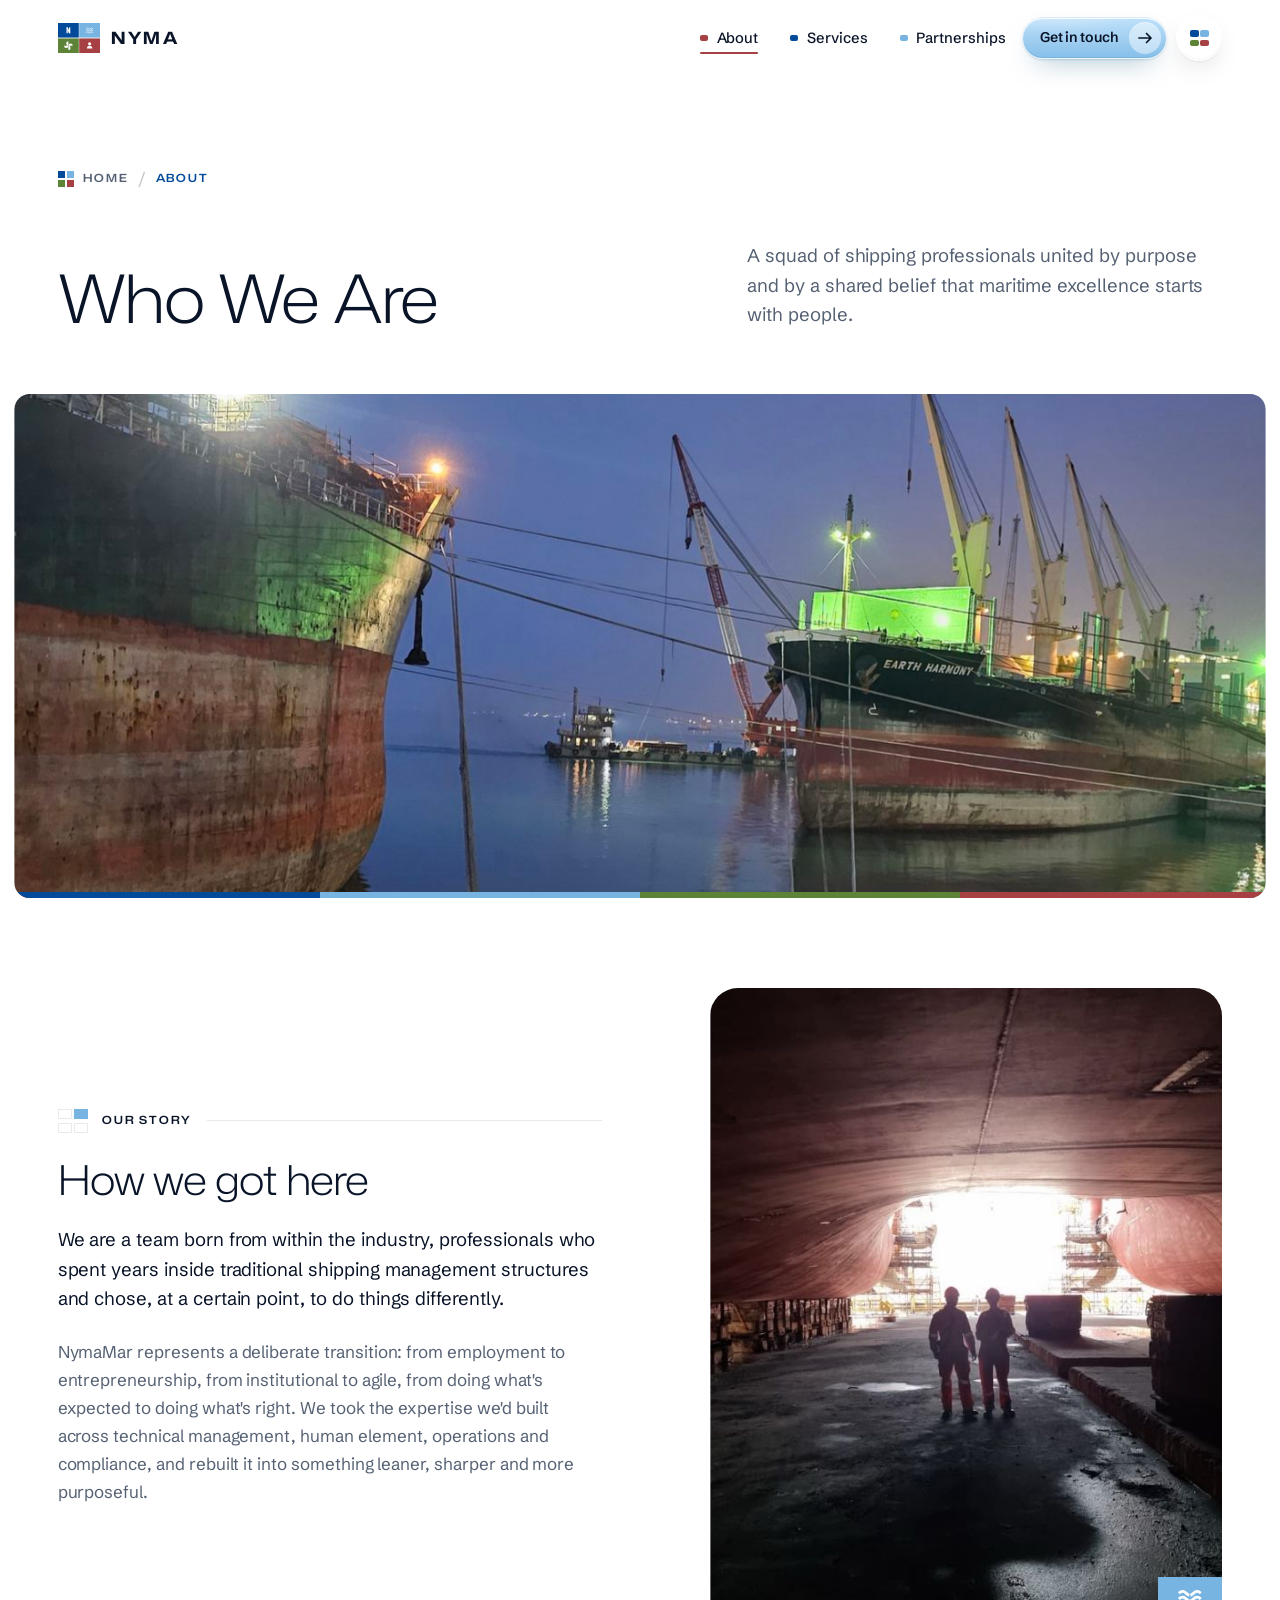
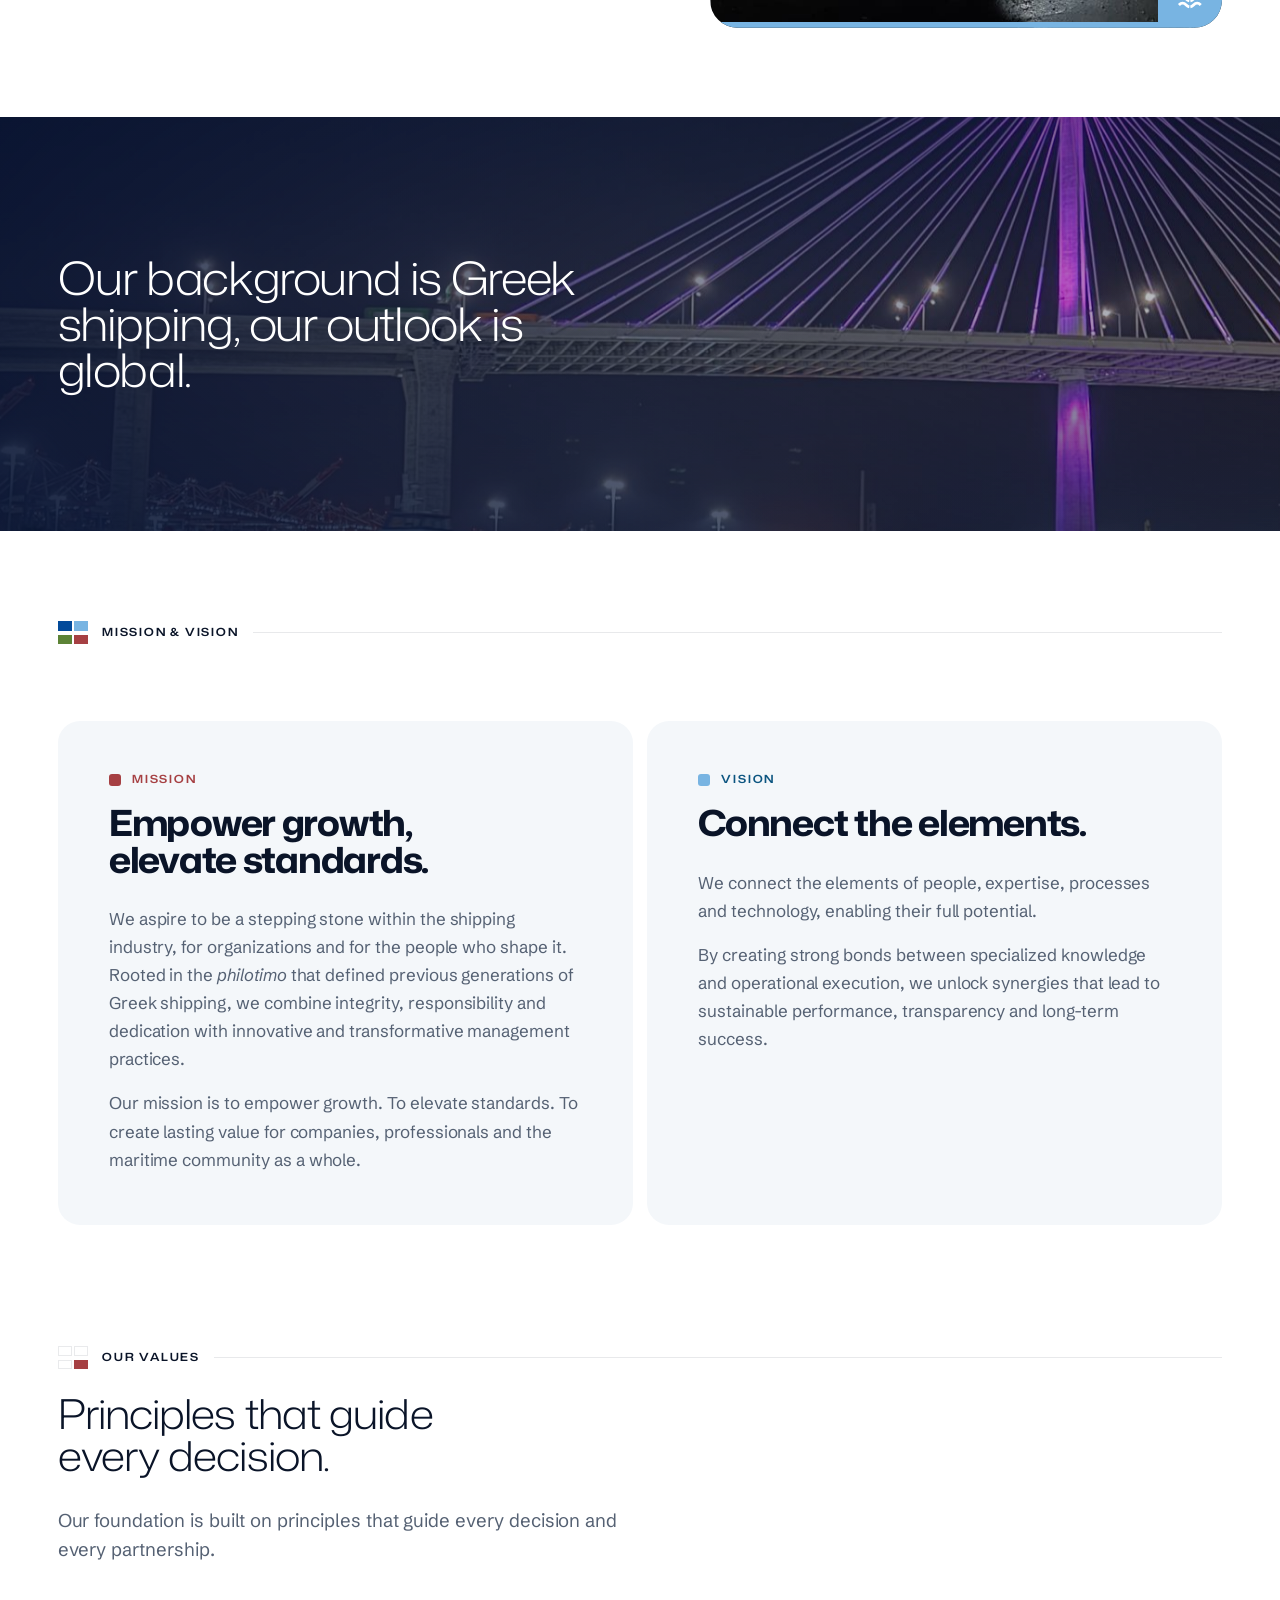
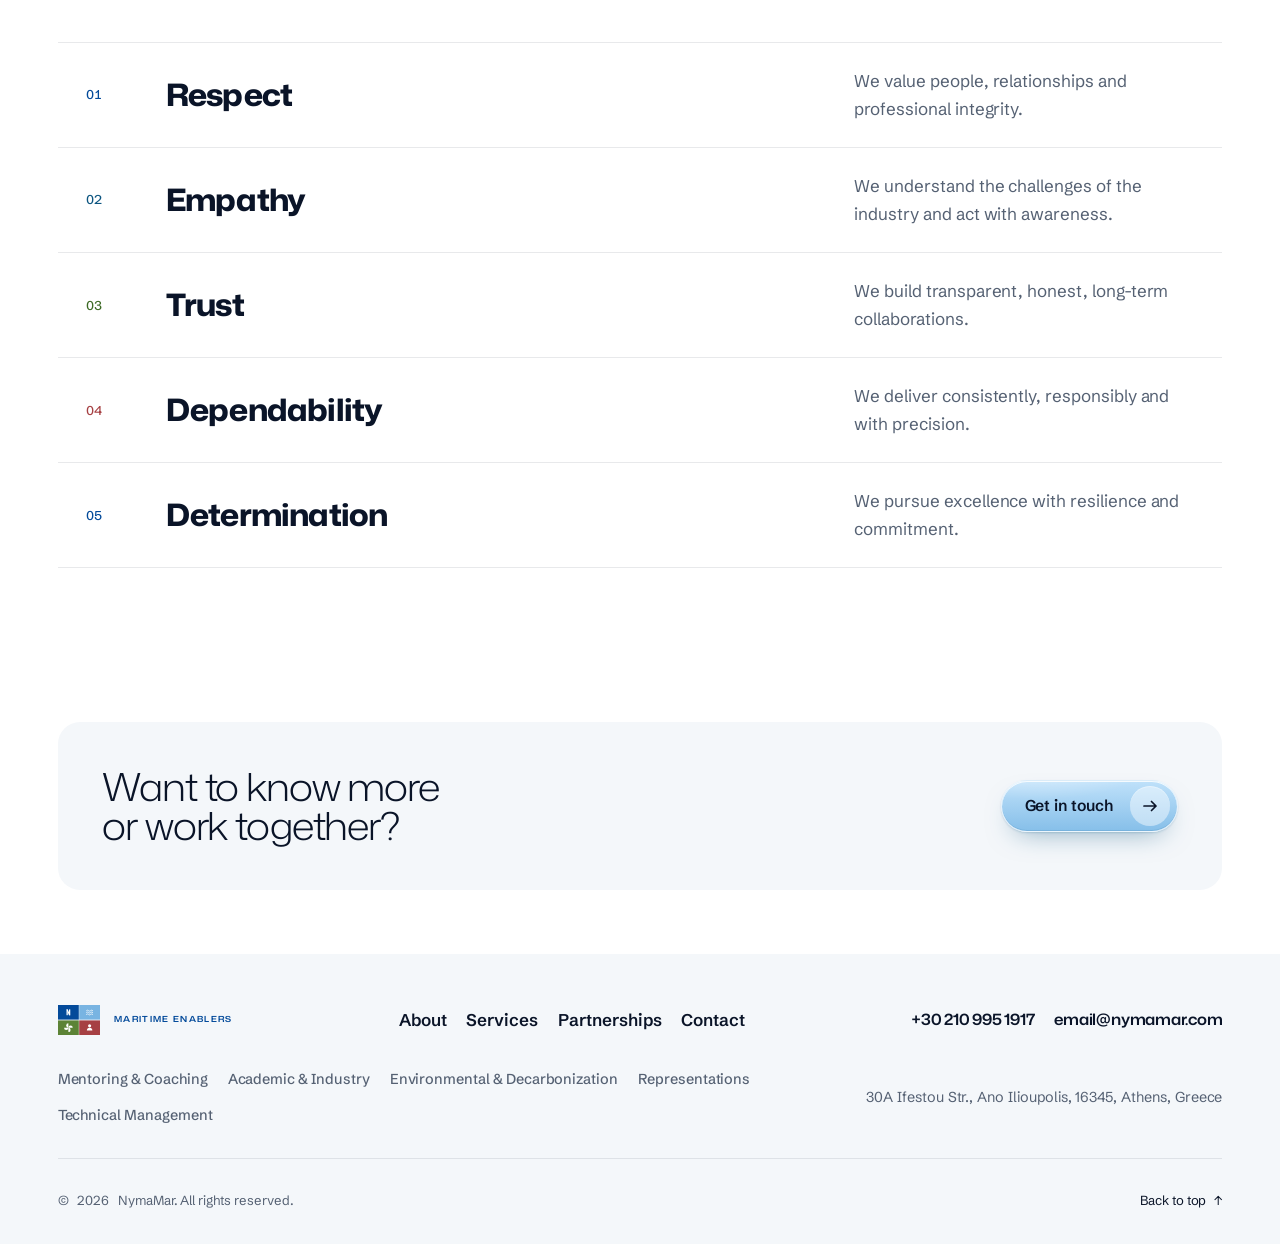
<file: who-we-are.html>
<!DOCTYPE html>
<html lang="en">
<head>
  <meta charset="UTF-8" />
  <meta name="viewport" content="width=device-width, initial-scale=1.0" />
  <title>About — NymaMar</title>
  <meta name="description" content="NymaMar is a squad of Greek shipping professionals united by purpose, a deliberate transition from institutional to agile, built on respect, empathy, trust, dependability and determination." />
  <meta name="theme-color" content="#06111F" />

  <!-- Social share -->
  <meta property="og:type" content="website" />
  <meta property="og:site_name" content="NymaMar" />
  <meta property="og:title" content="About — NymaMar" />
  <meta property="og:description" content="A squad of Greek shipping professionals united by purpose, and by a belief that maritime excellence starts with people." />
  <meta property="og:url" content="https://thecommercegr.github.io/nymamar-website/who-we-are.html" />
  <meta property="og:image" content="https://thecommercegr.github.io/nymamar-website/assets/img/og-cover.jpg" />
  <meta property="og:image:width" content="1200" />
  <meta property="og:image:height" content="630" />
  <meta property="og:image:alt" content="NymaMar, Greek maritime professionals" />
  <meta name="twitter:card" content="summary_large_image" />

  <!-- Flag JS early (no flash of hidden content); un-flag if main.js never boots. -->
  <script>document.documentElement.classList.add("js");setTimeout(function(){if(!window.__nymaBooted)document.documentElement.classList.remove("js")},3000);</script>
  <link rel="preconnect" href="https://fonts.googleapis.com" />
  <link rel="preconnect" href="https://fonts.gstatic.com" crossorigin />
  <link href="https://fonts.googleapis.com/css2?family=Mona+Sans:ital,wdth,wght@0,75..125,200..900;1,75..125,200..900&amp;family=Schibsted+Grotesk:ital,wght@0,400..700;1,400..700&amp;display=swap" rel="stylesheet" />
  <link rel="stylesheet" href="css/styles.css?v=13" />
  <link rel="stylesheet" href="css/system-2029.css?v=6" />
  <link rel="icon" href="assets/logo-mark.svg" />
</head>
<body>
  <a class="skip-link" href="#main">Skip to content</a>

  <!-- ===== Header ===== -->
  <header class="site-header">
    <a class="brand" href="index.html" aria-label="NYMA Maritime Enablers, home"><img class="brand__mark" src="assets/logo-mark.svg" alt="" width="42" height="30" /><span class="brand__word">NYMA</span></a>
    <nav class="hq__links" aria-label="Primary">
      <a href="who-we-are.html" style="--t:var(--b-red)" aria-current="page">About</a>
      <a href="services.html" style="--t:var(--b-navy)">Services</a>
      <a href="partnerships.html" style="--t:var(--b-sky)">Partnerships</a>
    </nav>
    <div class="hq__end">
      <a class="btn hq__cta" href="contact.html">Get in touch <span class="btn__arw"><svg viewBox="0 0 16 16" fill="none" stroke="currentColor" stroke-width="1.6" aria-hidden="true"><path d="M1 8h13M9 3l5 5-5 5"/></svg></span></a>
      <button class="hq__menu" type="button" aria-expanded="false" aria-controls="quadnav"><span class="hq__menu-t">Menu</span><span class="mk" data-on="all" aria-hidden="true"><i></i><i></i><i></i><i></i></span></button>
    </div>
  </header>
  <nav class="quadnav" id="quadnav" aria-label="Menu" hidden>
    <div class="quadnav__grid">
      <section class="qn qn--navy"><a class="qn__head" href="services.html"><span class="qn__glyph"><svg viewBox="0 0 24 24" fill="currentColor" aria-hidden="true"><rect x="4" y="4" width="3.6" height="16"/><rect x="16.4" y="4" width="3.6" height="16"/><polygon points="8.8,5.6 15.2,13.6 15.2,18.4 8.8,10.4"/></svg></span><span class="qn__name">Services</span></a>
        <ul class="qn__sub"><li><a href="services.html#mentoring">Mentoring &amp; Coaching</a></li><li><a href="services.html#academic">Academic &amp; Industry</a></li><li><a href="services.html#environmental">Environmental &amp; Decarbonization</a></li><li><a href="services.html#representations">Representations</a></li><li><a href="services.html#technical">Technical Management</a></li></ul></section>
      <section class="qn qn--sky"><a class="qn__head" href="partnerships.html"><span class="qn__glyph"><svg viewBox="0 0 24 24" fill="none" stroke="currentColor" stroke-width="2.4" stroke-dasharray="47.5 5 100" aria-hidden="true"><path pathLength="100" d="M2.5 7q3.1-3.2 6.2 0t6.2 0t6.2 0"/><path pathLength="100" d="M2.5 12q3.1-3.2 6.2 0t6.2 0t6.2 0"/><path pathLength="100" d="M2.5 17q3.1-3.2 6.2 0t6.2 0t6.2 0"/></svg></span><span class="qn__name">Partnerships</span></a>
        <ul class="qn__sub"><li><a href="services.html#representations">Representations</a></li></ul></section>
      <section class="qn qn--green"><a class="qn__head" href="contact.html"><span class="qn__glyph"><svg viewBox="0 0 24 24" fill="currentColor" aria-hidden="true"><g transform="translate(12 12)"><path d="M0.5 -10.977A5.5 5.5 0 0 1 3.162 -1H0.5Z"/><path d="M0.5 1H10.908A5.5 5.5 0 0 1 0.5 2.291Z"/><path d="M-0.5 10.977A5.5 5.5 0 0 1 -3.162 1H-0.5Z"/><path d="M-0.5 -1H-10.908A5.5 5.5 0 0 1 -0.5 -2.291Z"/></g></svg></span><span class="qn__name">Contact</span></a>
        <ul class="qn__sub qn__sub--always"><li><a href="tel:+302109951917">+30 210 995 1917</a></li><li><a href="mailto:email@nymamar.com">email@nymamar.com</a></li><li class="qn__addr">30A Ifestou Str., Ano Ilioupolis<br />16345, Athens, Greece</li></ul></section>
      <section class="qn qn--red"><a class="qn__head" href="who-we-are.html"><span class="qn__glyph"><svg viewBox="0 0 24 24" fill="currentColor" aria-hidden="true"><circle cx="12" cy="7.4" r="4.2"/><path d="M4 21V19.4a8 6.4 0 0 1 16 0V21Z"/></svg></span><span class="qn__name">About</span></a>
        <ul class="qn__sub"><li><a href="who-we-are.html#story">Our story</a></li><li><a href="who-we-are.html#mission">Mission &amp; vision</a></li><li><a href="who-we-are.html#values">Our values</a></li></ul></section>
    </div>
  </nav>

  <!-- ===== Page hero ===== -->
  <section id="main" class="phero">
    <div class="wrap phero__inner">
      <nav class="phero__kicker crumbs intro" style="--d:.15s" aria-label="Breadcrumb"><span class="quad-dots" aria-hidden="true"><i></i><i></i><i></i><i></i></span><a class="label" href="index.html">Home</a><span class="crumbs__sep" aria-hidden="true">/</span><span class="label" aria-current="page">About</span></nav>
      <div class="phero__grid">
        <h1 class="phero__title" data-split>Who We Are</h1>
        <p class="lede phero__lede intro" style="--d:.75s">A squad of shipping professionals united by purpose and by a shared belief that maritime excellence starts with people.</p>
      </div>
    </div>
    <div class="phero__window" data-expand><img src="assets/img/port-alongside-dusk-1600.jpg" srcset="assets/img/port-alongside-dusk-480.jpg 480w, assets/img/port-alongside-dusk-960.jpg 960w, assets/img/port-alongside-dusk-1600.jpg 1600w, assets/img/port-alongside-dusk.jpg 2400w" sizes="100vw" alt="Two vessels alongside at dusk, cranes lit behind them" width="2400" height="3200" style="object-position:55% 42%" decoding="async" data-parallax="0.08" data-parallax-scale="1.14" /><div class="quad-bar" aria-hidden="true"><i></i><i></i><i></i><i></i></div></div>
  </section>

  <!-- ===== Our story ===== -->
  <section id="story" class="section section--bone">
    <div class="wrap split">
      <div class="split__copy">
        <p class="sec-head__meta" style="margin-bottom:1.6rem;"><span class="mk" data-on="sky" aria-hidden="true"><i></i><i></i><i></i><i></i></span><span class="label">Our story</span></p>
        <h2 data-split>How we got here</h2>
        <p class="lede reveal" style="color:var(--text);">We are a team born from within the industry, professionals who spent years inside traditional shipping management structures and chose, at a certain point, to do things differently.</p>
        <p class="reveal d1">NymaMar represents a deliberate transition: from employment to entrepreneurship, from institutional to agile, from doing what's expected to doing what's right. We took the expertise we'd built across technical management, human element, operations and compliance, and rebuilt it into something leaner, sharper and more purposeful.</p>
      </div>
      <figure class="frame split__media reveal-img" data-pillar="sky"><img src="assets/img/drydock-hull-silhouette.jpg" srcset="assets/img/drydock-hull-silhouette-480.jpg 480w, assets/img/drydock-hull-silhouette-960.jpg 960w, assets/img/drydock-hull-silhouette.jpg 1280w" sizes="(min-width: 900px) 45vw, 100vw" alt="Two engineers beneath a ship's hull in drydock" width="1280" height="960" style="object-position:50% 60%" loading="lazy" decoding="async" /><span class="ftile" aria-hidden="true"><svg viewBox="0 0 24 24" fill="none" stroke="currentColor" stroke-width="2.4" stroke-dasharray="47.5 5 100" aria-hidden="true"><path pathLength="100" d="M2.5 7q3.1-3.2 6.2 0t6.2 0t6.2 0"/><path pathLength="100" d="M2.5 12q3.1-3.2 6.2 0t6.2 0t6.2 0"/><path pathLength="100" d="M2.5 17q3.1-3.2 6.2 0t6.2 0t6.2 0"/></svg></span></figure>
    </div>
  </section>

  <!-- ===== Statement band ===== -->
  <section class="band">
    <div class="band__media"><img src="assets/img/port-bridge-night-1600.jpg" srcset="assets/img/port-bridge-night-480.jpg 480w, assets/img/port-bridge-night-960.jpg 960w, assets/img/port-bridge-night-1600.jpg 1600w, assets/img/port-bridge-night.jpg 2400w" sizes="100vw" alt="A cable-stayed bridge lit at night over a port" width="2400" height="3200" style="object-position:60% 42%" loading="lazy" decoding="async" data-parallax="0.12" data-parallax-scale="1.16" /></div>
    <div class="wrap">
      <blockquote data-split>Our background is Greek shipping, our outlook is global.</blockquote>
    </div>
  </section>

  <!-- ===== Mission & Vision ===== -->
  <section id="mission" class="section section--ink glow">
    <div class="wrap">
      <header class="sec-head ">
        <p class="sec-head__meta"><span class="mk" data-on="all" aria-hidden="true"><i></i><i></i><i></i><i></i></span><span class="label">Mission &amp; vision</span></p>
      </header>
      <div class="mv reveal" data-stagger>
        <div class="mv__col" data-pillar="people">
          <span class="label">Mission</span>
          <h3>Empower growth, elevate standards.</h3>
          <p>We aspire to be a stepping stone within the shipping industry, for organizations and for the people who shape it. Rooted in the <em>philotimo</em> that defined previous generations of Greek shipping, we combine integrity, responsibility and dedication with innovative and transformative management practices.</p>
          <p>Our mission is to empower growth. To elevate standards. To create lasting value for companies, professionals and the maritime community as a whole.</p>
        </div>
        <div class="mv__col" data-pillar="sky">
          <span class="label">Vision</span>
          <h3>Connect the elements.</h3>
          <p>We connect the elements of people, expertise, processes and technology, enabling their full potential.</p>
          <p>By creating strong bonds between specialized knowledge and operational execution, we unlock synergies that lead to sustainable performance, transparency and long-term success.</p>
        </div>
      </div>
    </div>
  </section>

  <!-- ===== Values ===== -->
  <section id="values" class="section section--bone">
    <div class="wrap">
      <header class="sec-head ">
        <p class="sec-head__meta"><span class="mk" data-on="red" aria-hidden="true"><i></i><i></i><i></i><i></i></span><span class="label">Our values</span></p>
        <h2 data-split>Principles that guide every decision.</h2>
        <p class="lede reveal">Our foundation is built on principles that guide every decision and every partnership.</p>
      </header>
      <ol class="vlist reveal" data-stagger>
        <li class="vrow" data-pillar="maritime"><span class="vrow__num mono">01</span><h3 class="vrow__title">Respect</h3><p class="vrow__desc">We value people, relationships and professional integrity.</p></li>
        <li class="vrow" data-pillar="sky"><span class="vrow__num mono">02</span><h3 class="vrow__title">Empathy</h3><p class="vrow__desc">We understand the challenges of the industry and act with awareness.</p></li>
        <li class="vrow" data-pillar="propulsion"><span class="vrow__num mono">03</span><h3 class="vrow__title">Trust</h3><p class="vrow__desc">We build transparent, honest, long-term collaborations.</p></li>
        <li class="vrow" data-pillar="people"><span class="vrow__num mono">04</span><h3 class="vrow__title">Dependability</h3><p class="vrow__desc">We deliver consistently, responsibly and with precision.</p></li>
        <li class="vrow" data-pillar="maritime"><span class="vrow__num mono">05</span><h3 class="vrow__title">Determination</h3><p class="vrow__desc">We pursue excellence with resilience and commitment.</p></li>
      </ol>
    </div>
  </section>


  <!-- ===== CTA ===== -->
  <section class="cta glow">
    <div class="wrap cta__inner">
      <div>
        <h2 data-split>Want to know more or work together?</h2>
      </div>
      <div class="reveal d2"><a class="btn btn--lg" href="contact.html">Get in touch <span class="btn__arw"><svg viewBox="0 0 16 16" fill="none" stroke="currentColor" stroke-width="1.6" aria-hidden="true"><path d="M1 8h13M9 3l5 5-5 5"/></svg></span></a></div>
    </div>
  </section>

  <!-- ===== Footer ===== -->
  <footer class="site-footer">
    <div class="wrap">
      <div class="ft__top">
        <a class="fq__brand" href="index.html" aria-label="NYMA Maritime Enablers, home"><img class="brand__mark" src="assets/logo-mark.svg" alt="" width="50" height="36" /><span class="brand__tag">Maritime Enablers</span></a>
        <nav class="ft__nav" aria-label="Footer"><a href="who-we-are.html">About</a><a href="services.html">Services</a><a href="partnerships.html">Partnerships</a><a href="contact.html">Contact</a></nav>
        <div class="ft__reach"><a href="tel:+302109951917">+30 210 995 1917</a><a href="mailto:email@nymamar.com">email@nymamar.com</a></div>
      </div>
      <div class="ft__mid">
        <ul class="ft__svc"><li><a href="services.html#mentoring">Mentoring &amp; Coaching</a></li><li><a href="services.html#academic">Academic &amp; Industry</a></li><li><a href="services.html#environmental">Environmental &amp; Decarbonization</a></li><li><a href="services.html#representations">Representations</a></li><li><a href="services.html#technical">Technical Management</a></li></ul>
        <p class="ft__addr">30A Ifestou Str., Ano Ilioupolis, 16345, Athens, Greece</p>
      </div>
      <div class="footer__bar">
        <span>&copy; <span id="year">2026</span> NymaMar. All rights reserved.</span>
        <a href="#main" class="to-top" data-to-top>Back to top <span aria-hidden="true">&uarr;</span></a>
      </div>
    </div>
  </footer>

  <!-- Mobile quick-contact bar (thumb zone) -->
  <div class="mbar" role="region" aria-label="Quick contact">
    <a class="mbar__call" href="tel:+302109951917"><svg viewBox="0 0 16 16" fill="none" stroke="currentColor" stroke-width="1.5" aria-hidden="true"><path d="M3.5 1.5h2.5l1.2 3.2-1.6 1a8 8 0 0 0 4.7 4.7l1-1.6 3.2 1.2v2.5a1.5 1.5 0 0 1-1.6 1.5A12.5 12.5 0 0 1 2 3.1 1.5 1.5 0 0 1 3.5 1.5z"/></svg>Call</a>
    <a class="mbar__go" href="contact.html">Get in touch <svg viewBox="0 0 16 16" fill="none" stroke="currentColor" stroke-width="1.6" aria-hidden="true"><path d="M1 8h13M9 3l5 5-5 5"/></svg></a>
  </div>

  <script src="js/main.js?v=13"></script>
</body>
</html>
</file>
<file: css/styles.css>
/* ==========================================================================
   NymaMar · Design System v3  ·  "Connect the elements"
   --------------------------------------------------------------------------
   Display: Archivo (variable: weight 100–900, width 62–125%)
   Body/UI, data and labels: DM Sans
   Mobile-first: base rules are the phone layout; min-width queries enhance
   upward (600 / 900 / 1200). Squarespace-portable: standard CSS + one IIFE.

   Contents
   01 Tokens & pillars        08 (removed)              15 Partnerships
   02 Reset & base type       09 Statement (scroll-lit) 16 Contact
   03 Layout & themes         10 Elements (quadrant)    17 CTA
   04 Buttons & links         11 (removed)              18 Footer
   05 Header & nav            12 Network band           19 Curtain (intro/transitions)
   06 Home hero               13 Pull quote             20 Motion & reveals
   07 Inner page hero         14 About / Services       21 Breakpoints / reduced motion
   ========================================================================== */

/* ----- 01 Tokens ----------------------------------------------------------- */
:root {
  /* Canvas */
  --ink:      #06111F;   /* deepest canvas (hero, dark sections)  */
  --ink-2:    #0A1A2E;   /* raised dark                           */
  --ink-3:    #112842;   /* cards on dark                         */
  --bone:     #EFEEE9;   /* light canvas                          */
  --paper:    #F8F7F3;   /* lighter band / form fields            */

  /* Text */
  --text:          #0B1624;
  --muted:         #55606C;                 /* ~5.5:1 on bone */
  --on-dark:       #EAF0F6;
  --on-dark-muted: #9AA9BA;                 /* ~8:1 on ink    */
  --line:          rgba(11, 22, 36, 0.14);
  --line-dark:     rgba(234, 240, 246, 0.13);

  /* NYMA quadrant brand colours (from the logo) */
  --b-navy:  #034A9A;
  --b-sky:   #78B4E2;
  --b-green: #5C8336;
  --b-red:   #A64043;
  --b-navy-700: #023A79;

  /* Pillar accent — remapped per [data-pillar] below */
  --pillar:    var(--b-navy);
  --p-light:   #034A9A;   /* text-safe on light */
  --p-dark:    #8DB8F0;   /* text-safe on dark  */
  --p-ink:     #fff;      /* text on a solid pillar fill */
  --pillar-fg: var(--p-light);

  /* Themeable foregrounds (dark sections override) */
  --fg:       var(--text);
  --fg-muted: var(--muted);
  --rule-c:   var(--line);

  /* Fonts */
  --display: "Archivo", "Helvetica Neue", Arial, sans-serif;
  --sans:    "DM Sans", -apple-system, BlinkMacSystemFont, "Segoe UI", sans-serif;
  --mono:    var(--sans);   /* data and indices use DM Sans with tabular figures */

  /* Fluid type scale */
  --fs-hero:      clamp(2.45rem, min(7.4vw, 10.5vh), 6rem);
  --fs-h1:        clamp(2.4rem, min(6.6vw, 10vh), 5.2rem);
  --fs-h2:        clamp(1.75rem, 3.6vw, 3.2rem);
  --fs-h3:        clamp(1.3rem, 2vw, 1.7rem);
  --fs-lead:      clamp(1.08rem, 1.45vw, 1.3rem);
  --fs-body:      1rem;
  --fs-label:     0.7rem;

  /* Space */
  --maxw: 1360px;
  --gutter: clamp(1.25rem, 4.5vw, 4rem);
  --section-y: clamp(4rem, 8.5vw, 7.5rem);
  --edge: max(var(--gutter), calc((100vw - var(--maxw)) / 2 + var(--gutter)));

  /* Motion */
  --ease:     cubic-bezier(0.22, 1, 0.36, 1);
  --ease-out: cubic-bezier(0.16, 1, 0.3, 1);
  --ease-io:  cubic-bezier(0.76, 0, 0.24, 1);

  --shadow-lg: 0 50px 100px -50px rgba(3, 12, 24, 0.75);

  --header-h: 64px;
  --subnav-h: 60px;

  --noise: url("data:image/svg+xml,%3Csvg xmlns='http://www.w3.org/2000/svg' width='180' height='180'%3E%3Cfilter id='n'%3E%3CfeTurbulence type='fractalNoise' baseFrequency='0.85' numOctaves='2' stitchTiles='stitch'/%3E%3C/filter%3E%3Crect width='100%25' height='100%25' filter='url(%23n)'/%3E%3C/svg%3E");
}

/* Pillar switching (four NYMA quadrants). Remap here in one place. */
[data-pillar="maritime"]   { --pillar: var(--b-navy);  --p-light: #034A9A; --p-dark: #8DB8F0; --p-ink: #fff; }
[data-pillar="sky"]        { --pillar: var(--b-sky);   --p-light: #034A9A; --p-dark: #78B4E2; --p-ink: var(--ink); }
[data-pillar="propulsion"] { --pillar: var(--b-green); --p-light: #4A6B2B; --p-dark: #9CC46F; --p-ink: #fff; }
[data-pillar="people"]     { --pillar: var(--b-red);   --p-light: #A64043; --p-dark: #E58A8C; --p-ink: #fff; }
[data-pillar] { --pillar-fg: var(--p-light); }

/* Dark surfaces: one list, so components adapt automatically. */
.hero, .phero, .section--ink, .section--ink2, .cta, .site-footer {
  --fg: var(--on-dark); --fg-muted: var(--on-dark-muted); --rule-c: var(--line-dark);
  --pillar-fg: var(--p-dark);
  color: var(--fg);
}
:is(.hero, .phero, .section--ink, .section--ink2, .cta, .site-footer) [data-pillar] { --pillar-fg: var(--p-dark); }

/* ----- 02 Reset & base type ----------------------------------------------- */
*, *::before, *::after { box-sizing: border-box; }
* { margin: 0; }
html { -webkit-text-size-adjust: 100%; scroll-behavior: smooth; }
body {
  font-family: var(--sans); font-size: var(--fs-body); line-height: 1.65;
  color: var(--text); background: var(--ink);
  -webkit-font-smoothing: antialiased; -moz-osx-font-smoothing: grayscale;
  text-rendering: optimizeLegibility; overflow-x: hidden;
}
img, svg { display: block; max-width: 100%; }
a { color: inherit; text-decoration: none; }
ul, ol { list-style: none; padding: 0; }
button { font: inherit; color: inherit; }
::selection { background: var(--b-sky); color: var(--ink); }

h1, h2, h3, h4 {
  font-family: var(--display); font-weight: 750; font-stretch: 100%;
  letter-spacing: -0.04em; line-height: 0.95; color: var(--fg);
  text-wrap: balance;
}
h1 { font-size: var(--fs-h1); letter-spacing: -0.045em; line-height: 0.95; font-weight: 800; }
h2 { font-size: var(--fs-h2); letter-spacing: -0.035em; line-height: 1.02; }
h3 { font-size: var(--fs-h3); line-height: 1.04; font-weight: 700; letter-spacing: -0.035em; }
h4 { font-size: 1.15rem; line-height: 1.2; font-weight: 700; letter-spacing: -0.02em; }
p { color: var(--fg-muted); }
strong { color: var(--fg); font-weight: 600; }
em { font-style: italic; }

/* Expanded, tracked micro-label — the engineered voice of the system */
.label {
  font-family: var(--display); font-stretch: 125%; font-weight: 600;
  font-size: var(--fs-label); letter-spacing: 0.2em; text-transform: uppercase;
  line-height: 1.4; color: var(--fg);
}
.mono { font-family: var(--mono); font-size: 0.8rem; letter-spacing: 0.01em; font-weight: 500; font-variant-numeric: tabular-nums; }
.idx  { font-family: var(--mono); font-size: 0.76rem; font-weight: 500; font-variant-numeric: tabular-nums; color: var(--pillar-fg); letter-spacing: 0; }
.lede { font-size: var(--fs-lead); line-height: 1.55; color: var(--fg-muted); max-width: 52ch; }
.lede strong { color: var(--fg); }
.light { font-weight: 300; }
.ital  { font-style: italic; font-weight: 300; }

/* ----- 03 Layout & themes -------------------------------------------------- */
.wrap { width: 100%; max-width: var(--maxw); margin-inline: auto; padding-inline: var(--gutter); }
.section { position: relative; padding-block: var(--section-y); }
.section--bone  { background: var(--bone); }
.section--paper { background: var(--paper); }
.section--ink   { background: var(--ink); }
.section--ink2  { background: var(--ink-2); }
.section--flush-top { padding-top: 0; }
/* Must stay transform-free (collides with .reveal transform). */
.fullbleed { width: 100vw; margin-inline: calc(50% - 50vw); }

/* Grain + brand glow on dark surfaces */
.section--ink, .section--ink2, .cta, .site-footer { isolation: isolate; }
.section--ink::after, .section--ink2::after, .cta::after, .site-footer::after, .hero::after, .phero::after {
  content: ""; position: absolute; inset: 0; z-index: -1; pointer-events: none;
  background-image: var(--noise); background-size: 180px; opacity: 0.05; mix-blend-mode: overlay;
}
.glow::before {
  content: ""; position: absolute; inset: 0; z-index: -1; pointer-events: none;
  background:
    radial-gradient(60% 70% at 8% 0%, rgba(3, 74, 154, 0.38), transparent 70%),
    radial-gradient(45% 55% at 100% 100%, rgba(120, 180, 226, 0.12), transparent 70%);
}

/* Section head: (index) LABEL ———— then the heading */
.sec-head { display: grid; gap: 1.4rem; margin-bottom: clamp(2.5rem, 6vw, 5rem); }
.sec-head__meta { display: flex; align-items: center; gap: 0.9rem; }
.sec-head__meta::after { content: ""; flex: 1; height: 1px; background: var(--rule-c); }
.sec-head h2 { max-width: 22ch; }
.sec-head .lede { margin-top: 0.4rem; }
.sec-head--center { text-align: center; justify-items: center; }
.sec-head--center h2 { margin-inline: auto; }

/* Quadrant mini-mark (four squares) — reused as a bullet/emblem */
.quad-dots { display: inline-grid; grid-template-columns: repeat(2, 7px); gap: 2px; flex: none; }
.quad-dots i { width: 7px; height: 7px; display: block; }
.quad-dots i:nth-child(1) { background: var(--b-navy); }
.quad-dots i:nth-child(2) { background: var(--b-sky); }
.quad-dots i:nth-child(3) { background: var(--b-green); }
.quad-dots i:nth-child(4) { background: var(--b-red); }
/* The mark as a system (Nov 2026) */
/* Section labels: the mark in miniature, the section's own tile lit (data-on: navy | sky | green | red | all) */
.mk { display: inline-grid; grid-template-columns: repeat(2, 14px); column-gap: 2px; row-gap: 4px; flex: none; }
.mk i { display: block; width: 14px; height: 9.8px; box-shadow: inset 0 0 0 1px var(--rule-c); }
.mk i:nth-child(1) { --t: var(--b-navy); }
.mk i:nth-child(2) { --t: var(--b-sky); }
.mk i:nth-child(3) { --t: var(--b-green); }
.mk i:nth-child(4) { --t: var(--b-red); }
.mk[data-on="all"] i, .mk[data-on="navy"] i:nth-child(1), .mk[data-on="sky"] i:nth-child(2), .mk[data-on="green"] i:nth-child(3), .mk[data-on="red"] i:nth-child(4) { background: var(--t); box-shadow: none; }
/* Framed photos stand on their element's colour, its tile in the corner */
.frame:not(.svx__band)::after { content: ""; position: absolute; z-index: 2; left: 0; right: 0; bottom: 0; height: 6px; background: var(--pillar); }
.ftile { position: absolute; z-index: 3; right: 0; bottom: 6px; display: grid; place-items: center; width: clamp(48px, 5vw, 68px); aspect-ratio: 100 / 70; background: var(--pillar); color: #fff; }
.ftile svg { width: 44%; height: auto; }
/* Hero photos stand on all four colours */
.hero__media > .quad-bar, .phero__window > .quad-bar { position: absolute; z-index: 3; left: 0; right: 0; bottom: 0; height: 6px; }
.quad-bar { display: flex; height: 3px; }
.quad-bar i { flex: 1; }
.quad-bar i:nth-child(1) { background: var(--b-navy); }
.quad-bar i:nth-child(2) { background: var(--b-sky); }
.quad-bar i:nth-child(3) { background: var(--b-green); }
.quad-bar i:nth-child(4) { background: var(--b-red); }

/* ----- 04 Buttons & links ------------------------------------------------- */
.btn {
  --btn-bg: var(--on-dark); --btn-fg: var(--ink); --btn-fill: var(--b-navy); --btn-fill-fg: #fff;
  position: relative; isolation: isolate; overflow: hidden;
  display: inline-flex; align-items: center; justify-content: space-between; gap: 1.1rem;
  min-height: 56px; padding: 0.4rem 0.4rem 0.4rem 1.4rem; width: 100%;
  font-family: var(--sans); font-weight: 600; font-size: 0.95rem; letter-spacing: 0.005em;
  background: var(--btn-bg); color: var(--btn-fg); border: 1px solid var(--btn-bg);
  cursor: pointer; transition: color .5s var(--ease), border-color .5s var(--ease);
}
.btn::before {
  content: ""; position: absolute; inset: 0; z-index: -1; background: var(--btn-fill);
  transform: scaleY(0); transform-origin: 50% 100%; transition: transform .55s var(--ease-io);
}
.btn__arw {
  width: 46px; height: 46px; flex: none; display: grid; place-items: center;
  background: var(--b-navy); color: #fff; overflow: hidden; position: relative;
  transition: background .5s var(--ease);
}
.btn__arw svg { width: 16px; height: 16px; transition: transform .55s var(--ease-io); }
.btn__arw::after {  /* second arrow that slides in */
  content: ""; position: absolute; inset: 0;
  background: no-repeat center / 16px url("data:image/svg+xml,%3Csvg xmlns='http://www.w3.org/2000/svg' viewBox='0 0 16 16' fill='none' stroke='white' stroke-width='1.6'%3E%3Cpath d='M1 8h13M9 3l5 5-5 5'/%3E%3C/svg%3E");
  transform: translateX(-130%); transition: transform .55s var(--ease-io);
}
.btn--line { --btn-bg: transparent; --btn-fg: var(--fg); border-color: var(--rule-c); }
.btn--line:where(.section--bone *, .section--paper *) { border-color: rgba(11,22,36,.3); }
.btn--dark { --btn-bg: var(--ink); --btn-fg: #fff; }
.btn--dark .btn__arw { background: var(--b-sky); color: var(--ink); }
.btn-row { display: flex; flex-wrap: wrap; gap: 0.8rem; }

@media (hover: hover) {
  .btn:hover { color: var(--btn-fill-fg); border-color: var(--btn-fill); }
  .btn:hover::before { transform: scaleY(1); }
  .btn:hover .btn__arw { background: var(--ink); }
  .btn--dark:hover .btn__arw { background: var(--b-navy); color: #fff; }
  .btn:hover .btn__arw svg { transform: translateX(130%); }
  .btn:hover .btn__arw::after { transform: none; }
}

/* Inline arrow link with an animated underline */
.link {
  display: inline-flex; align-items: center; gap: 0.7rem; min-height: 44px;
  font-weight: 600; font-size: 0.95rem; color: var(--fg);
  background: linear-gradient(currentColor, currentColor) 0 calc(100% - 8px) / 100% 1px no-repeat;
  transition: background-size .5s var(--ease-io), gap .4s var(--ease);
}
.link .arw { display: inline-block; transition: transform .4s var(--ease); }
@media (hover: hover) {
  .link:hover { background-size: 0 1px; background-position: 100% calc(100% - 8px); }
  .link:hover .arw { transform: translateX(5px); }
}

/* Closing call-to-action: the standard button, one size up */
.btn--lg { min-height: 64px; padding-left: 1.6rem; font-size: 1.02rem; }
.btn--lg .btn__arw { width: 54px; height: 54px; }

/* ----- 05 Header & nav ----------------------------------------------------- */
/* Never put transform/filter/backdrop-filter on .site-header itself: its fixed
   children (the menu button stacking above the quadrant menu) would be trapped.
   The glass layer lives on ::before (a pseudo has no descendants to trap). */
.site-header {
  position: fixed; top: 0; left: 0; right: 0; z-index: 100;
  height: var(--header-h);
  display: flex; align-items: center; justify-content: space-between; gap: 1rem;
  padding-inline: var(--gutter); color: var(--on-dark);
  transition: top .55s var(--ease-io);
}
.site-header::before {
  content: ""; position: absolute; inset: 0; z-index: -1;
  background: rgba(6, 17, 31, 0.74);
  -webkit-backdrop-filter: blur(16px) saturate(150%); backdrop-filter: blur(16px) saturate(150%);
  border-bottom: 1px solid var(--line-dark);
  opacity: 0; transition: opacity .45s var(--ease);
}
.site-header.is-solid::before { opacity: 1; }
.site-header.is-hidden { top: calc(-1 * var(--header-h) - 2px); }
body.quad-open .site-header { top: 0; z-index: 130; }
body.quad-open .site-header::before { opacity: 0; }

.brand { display: inline-flex; align-items: center; gap: 0.7rem; position: relative; z-index: 110; min-height: 44px; }
.brand__mark { height: 26px; width: auto; }
.brand__word {
  font-family: var(--display); font-stretch: 125%; font-weight: 700; font-size: 1.05rem;
  letter-spacing: 0.16em; line-height: 1; color: #fff;
}

/* Primary links: each carries its element's tile; the current page keeps its colour bar */
.hq__links { display: none; margin-left: auto; gap: clamp(1.25rem, 2.5vw, 2.25rem); }
.hq__links a { position: relative; display: inline-flex; align-items: center; gap: 0.55rem; min-height: 44px; font-weight: 500; font-size: 0.92rem; color: var(--on-dark); }
.hq__links a::before { content: ""; width: 8px; height: 5.6px; background: var(--t); }
.hq__links a::after { content: ""; position: absolute; left: 0; right: 0; bottom: 6px; height: 3px; background: var(--t); transform: scaleX(0); transform-origin: 0 50%; transition: transform .45s var(--ease-io); }
.hq__links a:hover::after, .hq__links a:focus-visible::after, .hq__links a[aria-current="page"]::after { transform: scaleX(1); }
.hq__links a[aria-current="page"] { color: #fff; }
.hq__end { display: flex; align-items: center; gap: 0.6rem; position: relative; z-index: 120; }
.hq__cta { display: none; }
/* The menu button is the mark in miniature; it turns a quarter when the menu is open */
.hq__menu { display: inline-flex; align-items: center; gap: 0.7rem; height: 46px; padding: 0 0.9rem; background: none; border: 1px solid var(--line-dark); color: #fff; cursor: pointer;
  font-family: var(--display); font-stretch: 125%; font-weight: 600; font-size: 0.62rem; letter-spacing: 0.2em; text-transform: uppercase; }
.hq__menu .mk { grid-template-columns: repeat(2, 9px); column-gap: 1.5px; row-gap: 3px; transition: transform .5s var(--ease-io); }
.hq__menu .mk i { width: 9px; height: 6.3px; }
.hq__menu[aria-expanded="true"] .mk { transform: rotate(45deg); }

/* The menu: four quadrants in the logo's own positions and colours, split by its gutters */
.quadnav { position: fixed; inset: 0; z-index: 110; overflow-y: auto; background: var(--ink); padding: calc(var(--header-h) + 0.5rem) var(--gutter) var(--gutter); }
.quadnav[hidden] { display: none; }
.quadnav__grid { min-height: 100%; display: grid; grid-template-columns: 1fr 1fr; grid-template-rows: 1fr 1fr; column-gap: 4px; row-gap: 8px; }
.qn { position: relative; display: flex; flex-direction: column; justify-content: space-between; gap: 1rem; padding: clamp(1rem, 2.5vw, 2rem); color: #fff; overflow: hidden; animation: qn-in .55s var(--ease-out) both; }
.qn--navy  { background: var(--b-navy);  --dx: -14px; --dy: -14px; }
.qn--sky   { background: var(--b-sky);   --dx: 14px;  --dy: -14px; color: #06213F; animation-delay: .05s; }
.qn--green { background: var(--b-green); --dx: -14px; --dy: 14px;  animation-delay: .1s; }
.qn--red   { background: var(--b-red);   --dx: 14px;  --dy: 14px;  animation-delay: .15s; }
@keyframes qn-in { from { opacity: 0; transform: translate(var(--dx), var(--dy)); } }
.qn__head { display: grid; gap: 0.9rem; align-content: start; min-height: 44px; }
.qn__glyph svg { width: clamp(28px, 4vw, 44px); height: auto; }
.qn__name { font-family: var(--display); font-weight: 800; font-size: clamp(1.4rem, 4.2vw, 3.2rem); letter-spacing: -0.035em; line-height: 1; }
.qn__sub { display: none; gap: 0.15rem; font-size: 0.95rem; }
.qn__sub--always { display: grid; font-size: 0.85rem; }
.qn__addr { display: none; }
/* The whole quadrant is the section link (stretched over .qn); sub-links sit above it. */
.qn__head::after { content: ""; position: absolute; inset: 0; z-index: 1; }
.qn__sub { position: relative; z-index: 2; pointer-events: none; }
.qn__sub a { pointer-events: auto; }
.qn__sub a { display: inline-flex; align-items: center; min-height: 36px; }
.qn__sub a:hover { text-decoration: underline; text-underline-offset: 4px; }
.qn :focus-visible { outline: 2px solid #fff; outline-offset: 3px; }
.qn--sky :focus-visible { outline-color: #06213F; }
body.quad-open { overflow: hidden; }
#story, #mission, #values { scroll-margin-top: var(--header-h); }

/* ----- 06 Home hero -------------------------------------------------------- */
.hero {
  position: relative; isolation: isolate; overflow: hidden;
  min-height: 100svh; display: flex; flex-direction: column; justify-content: flex-end;
  background: var(--ink);
}
.hero__media { position: absolute; inset: 0; z-index: -2; overflow: hidden; }
.hero__media img { width: 100%; height: 100%; object-fit: cover; transform: scale(1.14); will-change: transform; }
.hero__media::after {
  content: ""; position: absolute; inset: 0;
  background:
    linear-gradient(180deg, rgba(6,17,31,0.55) 0%, rgba(6,17,31,0.2) 24%, rgba(6,17,31,0.8) 48%, rgba(6,17,31,0.97) 100%),
    linear-gradient(90deg, rgba(6,17,31,0.55), rgba(6,17,31,0) 70%);
}
.hero__inner { position: relative; padding-top: calc(var(--header-h) + 3rem); padding-bottom: 1.75rem; }
.hero__kicker { display: flex; align-items: center; gap: 0.8rem; margin-bottom: 1.5rem; }
.hero__title { font-size: var(--fs-hero); line-height: 0.95; letter-spacing: -0.045em; max-width: 13ch; color: #fff; }
.hero__title .l2 { display: block; font-weight: 300; letter-spacing: -0.04em; color: var(--b-sky); margin-top: 0.06em; }
.hero__foot { display: grid; gap: 1.75rem; margin-top: 2rem; }
.hero__foot .lede { color: rgba(234,240,246,0.82); }

/* ----- 07 Inner page hero -------------------------------------------------- */
.phero { position: relative; isolation: isolate; background: var(--ink); overflow: hidden; }
.phero__inner { position: relative; padding-top: calc(var(--header-h) + clamp(2.5rem, 9vh, 6rem)); padding-bottom: clamp(2.25rem, 5vw, 4rem); }
.phero__kicker { display: flex; align-items: center; gap: 0.9rem; margin-bottom: clamp(1.5rem, 4vw, 2.5rem); }
.phero__title { font-size: var(--fs-h1); color: #fff; max-width: 14ch; }
.phero__title .l2 { font-weight: 300; color: var(--b-sky); }
.phero__lede { margin-top: clamp(1.75rem, 4vw, 2.75rem); }
/* Expanding image window: inset to the content column, opens to full-bleed on scroll. */
.phero__window {
  --p: 1;
  position: relative; overflow: hidden; height: clamp(240px, 44vh, 640px);
  clip-path: inset(0 calc((1 - var(--p)) * var(--edge)) 0 calc((1 - var(--p)) * var(--edge)));
}
.phero__window img { width: 100%; height: 100%; object-fit: cover; transform: scale(1.14); will-change: transform; }
.phero__window::after { content: ""; position: absolute; inset: 0; background: linear-gradient(180deg, rgba(6,17,31,0.35), rgba(6,17,31,0) 35%, rgba(6,17,31,0) 70%, rgba(6,17,31,0.4)); }
.phero--compact .phero__inner { padding-bottom: clamp(3rem, 8vw, 6rem); }


/* ----- 09 Who we are: copy + "bridging the gaps" route + photo collage --- */
/* Shared framed photo (clips the parallax scale headroom) */
.frame { position: relative; overflow: hidden; isolation: isolate; background: var(--ink-3); }
.frame img { width: 100%; height: 100%; object-fit: cover; }
.frame__tag { position: absolute; z-index: 2; left: 0; top: 0; padding: 0.45rem 0.7rem; background: var(--pillar); color: var(--p-ink); }

.who { display: grid; gap: clamp(2.75rem, 6vw, 5.5rem); align-items: start; }
.who__copy h2 { max-width: 16ch; }
.who__copy h2 .l2 { font-weight: 300; color: var(--b-navy); }
.who__lede { margin-top: 1.4rem; color: var(--text); max-width: 46ch; }
.who__belief { margin-top: 1.75rem; max-width: 52ch; }
.who__copy .link { margin-top: 0.75rem; }

/* The route: four waypoints in the quadrant colours, joined by a course line. */
.route { margin-top: clamp(1.75rem, 4vw, 2.5rem); padding: clamp(1.15rem, 3vw, 1.6rem) clamp(1.15rem, 3vw, 1.75rem); background: var(--paper); border: 1px solid var(--line); }
.route__label { display: block; color: var(--muted); margin-bottom: 0.6rem; }
.route__list { position: relative; }
.route__list::before {
  content: ""; position: absolute; left: 6px; top: 26px; bottom: 26px; width: 2px;
  background: linear-gradient(180deg, var(--b-navy) 0 25%, var(--b-sky) 25% 50%, var(--b-green) 50% 75%, var(--b-red) 75%);
}
.route__list li { position: relative; display: grid; grid-template-columns: 14px 1fr auto; gap: 1rem; align-items: center; min-height: 52px; padding-block: 0.5rem; }
.route__list li + li::after { content: ""; position: absolute; top: 0; left: 30px; right: 0; height: 1px; background: var(--line); }
.route__node { position: relative; z-index: 1; width: 14px; height: 14px; background: var(--pillar); box-shadow: 0 0 0 4px var(--paper); }
.route__text { font-family: var(--display); font-weight: 650; font-size: clamp(1rem, 1.4vw, 1.15rem); letter-spacing: -0.015em; line-height: 1.25; color: var(--text); }
.route__idx { font-family: var(--mono); font-size: 0.74rem; color: var(--pillar-fg); }
.route__end { display: flex; align-items: center; gap: 0.75rem; margin-top: 0.6rem; padding-top: 1rem; border-top: 1px dashed rgba(11,22,36,.25); font-family: var(--display); font-weight: 400; font-style: italic; font-size: clamp(1.02rem, 1.5vw, 1.2rem); color: var(--b-navy); }
.route__end svg { width: 18px; height: 18px; flex: none; }

/* Two-photo collage: drydock (real life) over academy (learning) */
.collage { position: relative; padding-bottom: 18%; }
.collage__a { width: 80%; margin-left: auto; aspect-ratio: 4 / 5; max-height: 620px; }
.collage__b { position: absolute; left: 0; bottom: 0; width: 58%; aspect-ratio: 4 / 3; outline: 8px solid var(--bone); }
.collage .frame__tag { font-family: var(--mono); font-size: 0.72rem; letter-spacing: 0.02em; text-transform: none; }

/* ----- 10 Elements (interactive quadrant) --------------------------------- */
.elements { position: relative; }
.elements__grid { position: relative; display: grid; grid-template-columns: 1fr; gap: 1px; background: var(--line-dark); border: 1px solid var(--line-dark); }
.el {
  --ox: 100%; --oy: 100%;
  position: relative; isolation: isolate; overflow: hidden;
  display: flex; flex-direction: column; gap: 0.75rem; min-height: 0;
  padding: clamp(1.4rem, 3vw, 2.6rem); background: var(--ink);
  color: var(--on-dark);
}
.el__fill {
  position: absolute; inset: 0; z-index: -1; background: var(--pillar);
  clip-path: circle(0% at var(--ox) var(--oy)); transition: clip-path .9s var(--ease-io);
}
.el::before { content: ""; position: absolute; left: 0; top: 0; width: 100%; height: 3px; background: var(--pillar); }
.el__top { display: flex; align-items: flex-start; justify-content: space-between; }
.el__glyph { width: 58px; height: 58px; display: grid; place-items: center; background: var(--pillar); color: var(--p-ink); transition: transform .8s var(--ease-io), background .6s var(--ease); }
.el__glyph svg { width: 30px; height: 30px; }
.el__num { color: var(--pillar-fg); transition: color .5s var(--ease); }
.el__title { margin-top: 0.6rem; font-family: var(--display); font-weight: 750; font-size: clamp(1.45rem, 2.3vw, 2.1rem); line-height: 1.02; letter-spacing: -0.035em; max-width: 14ch; text-wrap: balance; transition: color .5s var(--ease); }
.el__desc { max-width: 38ch; font-size: 0.95rem; color: var(--on-dark-muted); transition: color .5s var(--ease); }
.el__go { display: inline-flex; align-items: center; gap: 0.6rem; color: var(--pillar-fg); transition: color .5s var(--ease), gap .5s var(--ease); }
@media (hover: hover) {
  .el:hover .el__fill { clip-path: circle(150% at var(--ox) var(--oy)); }
  .el:hover, .el:hover .el__title, .el:hover .el__num, .el:hover .el__go, .el:hover .el__desc { color: var(--p-ink); }
  .el:hover .el__glyph { background: var(--ink); color: #fff; transform: rotate(90deg); }
  .el:hover .el__glyph svg { transform: rotate(-90deg); transition: transform .8s var(--ease-io); }
  .el:hover .el__go { gap: 1rem; }
}
.elements__badge { display: none; }
.elements__foot { margin-top: clamp(2rem, 4vw, 3rem); display: flex; flex-wrap: wrap; align-items: center; justify-content: space-between; gap: 1.25rem; }

/* Rotating ring badge (SVG textPath) */
.ring { position: relative; width: 132px; height: 132px; border-radius: 50%; background: var(--ink); display: grid; place-items: center; box-shadow: 0 0 0 1px var(--line-dark), 0 20px 50px -20px rgba(0,0,0,.6); }
.ring svg.ring__text { position: absolute; inset: 8px; width: calc(100% - 16px); height: calc(100% - 16px); animation: spin 60s linear infinite; }
.ring text { font-family: var(--display); font-stretch: 125%; font-weight: 600; font-size: 8.2px; letter-spacing: 2.6px; text-transform: uppercase; fill: var(--on-dark); }
.ring__mark { width: 44px; }
@keyframes spin { to { transform: rotate(360deg); } }

/* ----- 11 (removed)     ---------------------------------------------------- */

/* ----- 12 Network band (home representations) ----------------------------- */
.network { display: grid; gap: clamp(2.5rem, 6vw, 5rem); margin-bottom: clamp(3rem, 6vw, 5rem); }
.network__media { aspect-ratio: 4 / 3; max-height: 560px; }
.network__media .frame__tag { left: auto; right: 0; }
.network__copy .lede { margin-block: 1.5rem 2.25rem; }

/* ----- 13 Pull quote ------------------------------------------------------- */
.pq { text-align: center; }
.pq .quad-dots { display: grid; width: max-content; margin: 0 auto clamp(1.75rem, 4vw, 2.75rem); transform: scale(1.6); }
.pq blockquote {
  font-family: var(--display); font-weight: 700; font-size: clamp(1.6rem, 3.6vw, 3.2rem);
  line-height: 1.08; letter-spacing: -0.035em; color: var(--fg); max-width: 22ch; margin-inline: auto; text-wrap: balance;
}
.pq blockquote em { font-weight: 300; color: var(--b-navy); }
.pq cite { display: block; margin: clamp(1.75rem, 4vw, 2.75rem) auto 0; max-width: 54ch; font-style: normal; color: var(--fg-muted); font-size: var(--fs-lead); line-height: 1.55; }
.pq cite em { color: var(--fg); }

/* ----- 14 About & Services ------------------------------------------------- */
/* Two-column split (generic) */
.split { display: grid; gap: clamp(2.25rem, 6vw, 6rem); align-items: center; }
.split__media { aspect-ratio: 4 / 5; max-height: 640px; }
.split__copy .lede { margin-block: 1.5rem; }
.split__copy p + p { margin-top: 1rem; }

/* Full-bleed statement band with parallax photo */
.band { position: relative; isolation: isolate; overflow: hidden; min-height: clamp(26rem, 75vh, 46rem); display: flex; align-items: center; color: #fff; }
.band__media { position: absolute; inset: 0; z-index: -2; }
.band__media img { width: 100%; height: 100%; object-fit: cover; transform: scale(1.16); will-change: transform; }
.band::after { content: ""; position: absolute; inset: 0; z-index: -1; background: linear-gradient(90deg, rgba(6,17,31,0.86) 0%, rgba(6,17,31,0.6) 45%, rgba(6,17,31,0.25) 100%), linear-gradient(180deg, rgba(6,17,31,0.35), rgba(6,17,31,0) 40%, rgba(6,17,31,0.5)); }
.band blockquote { font-family: var(--display); font-weight: 750; letter-spacing: -0.04em; line-height: 1; font-size: clamp(1.9rem, 4.6vw, 4rem); max-width: 16ch; color: #fff; }
.band blockquote .l2 { display: block; font-weight: 300; color: var(--b-sky); }

/* Mission / vision */
.mv { display: grid; gap: 1px; background: var(--rule-c); border: 1px solid var(--rule-c); }
.mv__col { background: var(--ink); padding: clamp(1.6rem, 4vw, 3.5rem); display: grid; gap: 1rem; align-content: start; }
.mv__col .label { display: inline-flex; align-items: center; gap: 0.7rem; color: var(--pillar-fg); }
.mv__col .label::before { content: ""; width: 12px; height: 12px; background: var(--pillar); }
.mv__col h3 { font-size: clamp(1.55rem, 2.8vw, 2.4rem); letter-spacing: -0.035em; line-height: 1.02; margin-bottom: 0.75rem; }

/* Values index list */
.vlist { border-top: 1px solid var(--rule-c); }
.vrow {
  position: relative; isolation: isolate; overflow: hidden;
  display: grid; grid-template-columns: 2.6rem 1fr; gap: 0.4rem 1rem; align-items: baseline;
  padding-block: clamp(1.3rem, 3vw, 2.2rem); border-bottom: 1px solid var(--rule-c);
}
.vrow::before { content: ""; position: absolute; inset: 0; z-index: -1; background: var(--pillar); transform: scaleY(0); transform-origin: 50% 100%; transition: transform .7s var(--ease-io); }
.vrow__num { color: var(--pillar-fg); transition: color .4s var(--ease); }
.vrow__title { font-size: clamp(1.75rem, 4.4vw, 3.6rem); font-weight: 750; letter-spacing: -0.04em; line-height: 1; transition: transform .7s var(--ease-io), color .4s var(--ease); }
.vrow__desc { grid-column: 2; max-width: 34ch; transition: color .4s var(--ease); }
@media (hover: hover) {
  .vrow:hover::before { transform: scaleY(1); }
  .vrow:hover .vrow__title { transform: translateX(clamp(0.5rem, 2vw, 2rem)); color: var(--p-ink); }
  .vrow:hover .vrow__num, .vrow:hover .vrow__desc { color: var(--p-ink); }
}


/* Services sub-nav (sticky pill tabs) */
.subnav {
  position: sticky; top: var(--header-h); z-index: 80;
  background: rgba(239, 238, 233, 0.86); -webkit-backdrop-filter: blur(14px); backdrop-filter: blur(14px);
  border-bottom: 1px solid var(--line); transition: top .55s var(--ease-io);
}
body.header-hidden .subnav { top: 0; }
.subnav__inner {
  display: flex; gap: 0.4rem; overflow-x: auto; padding-block: 0.6rem; scroll-snap-type: x proximity; scrollbar-width: none;
  -webkit-mask-image: linear-gradient(90deg, #000 90%, transparent); mask-image: linear-gradient(90deg, #000 90%, transparent);
}
.subnav__inner::-webkit-scrollbar { display: none; }
.subnav a {
  flex: none; scroll-snap-align: start; display: inline-flex; align-items: center; gap: 0.55rem;
  min-height: 44px; padding: 0 1rem; border: 1px solid var(--line); background: transparent;
  font-size: 0.84rem; font-weight: 500; color: var(--muted); white-space: nowrap;
  transition: background .35s var(--ease), color .35s var(--ease), border-color .35s var(--ease);
}
.subnav a::before { content: ""; width: 7px; height: 7px; background: var(--pillar); }
@media (hover: hover) { .subnav a:hover { color: var(--text); border-color: rgba(11,22,36,.35); } }
.subnav a.active { background: var(--ink); color: #fff; border-color: var(--ink); }

/* Service chapters: a wide photo band opens each service, the lede and a second photo hold the left column */
.svx { position: relative; padding-block: clamp(4rem, 8vw, 7rem); border-top: 1px solid var(--rule-c); scroll-margin-top: calc(var(--subnav-h) + 8px); }
.svx:first-child { border-top: 0; padding-top: clamp(3rem, 6vw, 5rem); }
.svx__tile { display: grid; place-items: center; width: clamp(56px, 6vw, 84px); aspect-ratio: 100 / 70; background: var(--pillar); color: #fff; }
.svx__tile svg { width: 42%; height: auto; }
.svx .svc__content > p { max-width: 58ch; }
/* lists become a grid of cells, each with its colour square */
.svx .spec { display: grid; grid-template-columns: 1fr; gap: 0; border-top: 0; }
.svx .spec li { grid-template-columns: 12px 1fr; gap: 0.9rem; padding: 1rem 0; border-bottom: 0; border-top: 1px solid var(--rule-c); font-weight: 500; }
.svx .spec li .idx { font-size: 0; width: 10px; height: 10px; background: var(--pillar); align-self: start; margin-top: 0.45em; }
.svx .spec li em { display: block; margin-top: 0.2rem; font-size: 0.82rem; }
@media (min-width: 600px) { .svx .spec { grid-template-columns: 1fr 1fr; column-gap: 1.75rem; } .svx .spec:has(li:nth-child(3):last-child) li:last-child { grid-column: 1 / -1; } }

.svx__band { position: relative; aspect-ratio: 4 / 4.6; max-height: 560px; width: 100%; margin-bottom: clamp(2.25rem, 4vw, 3.5rem); }
.svx__band::after { content: ""; position: absolute; inset: 0; background: linear-gradient(180deg, rgba(6,17,31,0) 40%, rgba(6,17,31,0.85) 100%); }
.svx__band::before { content: ""; position: absolute; z-index: 2; left: 0; right: 0; bottom: 0; height: 4px; background: var(--pillar); }
.svx__over { position: absolute; z-index: 3; left: clamp(1.1rem, 3vw, 2.5rem); right: clamp(1.1rem, 3vw, 2.5rem); bottom: clamp(1.3rem, 3vw, 2.5rem); display: flex; flex-direction: column; align-items: flex-start; gap: 1rem; color: #fff; }
@media (min-width: 600px) { .svx__band { aspect-ratio: 16 / 10; } .svx__over { flex-direction: row; align-items: flex-end; gap: clamp(1rem, 2vw, 1.5rem); } }
.svx__over .svc__label { color: #fff; margin-bottom: 0.6rem; }
.svx__over .svc__label::before { background: var(--pillar); }
.svx__title { display: block; margin: 0; color: inherit; font-family: var(--display); font-weight: 800; font-size: var(--fs-h2); letter-spacing: -0.035em; line-height: 1.02; max-width: 16ch; }
.svx__cols { display: grid; gap: clamp(2rem, 4vw, 3rem); }
.svx__side .lede { color: var(--fg); font-size: clamp(1.15rem, 1.6vw, 1.4rem); line-height: 1.45; }
.svx__aside { aspect-ratio: 4 / 3; margin-top: 1.75rem; }
.svx__ask { margin-top: 1rem; }
.svx__rest > :first-child { margin-top: 0; }
@media (min-width: 900px) {
  .svx__band { aspect-ratio: 21 / 9; }
  .svx__cols { grid-template-columns: 5fr 7fr; gap: clamp(3rem, 6vw, 6rem); align-items: start; }
  .svx__side { position: sticky; top: calc(var(--header-h) + var(--subnav-h) + 2rem); }
}

/* Shared with ai-context.html */
.svc__label { display: inline-flex; align-items: center; gap: 0.7rem; color: var(--pillar-fg); margin-bottom: 1rem; }
.svc__label::before { content: ""; width: 12px; height: 12px; background: var(--pillar); }
.svc__content > p { margin-bottom: 1.25rem; max-width: 60ch; }
.svc__content > p.lede { color: var(--fg); }
.svc__sub { margin: 2rem 0 0.25rem; color: var(--fg); }
.spec { border-top: 1px solid var(--rule-c); margin-bottom: 1.75rem; }
.spec li {
  display: grid; grid-template-columns: 2.4rem 1fr; gap: 0.75rem; align-items: baseline;
  padding-block: 0.95rem; border-bottom: 1px solid var(--rule-c); color: var(--fg);
}
.spec li .idx { color: var(--pillar-fg); }
.spec li em { color: var(--pillar-fg); font-style: normal; font-family: var(--mono); font-size: 0.78rem; white-space: nowrap; }

/* ----- 15 Partnerships ----------------------------------------------------- */
.flag { display: grid; gap: clamp(2.5rem, 5vw, 5rem); align-items: start; }
.flag__media { aspect-ratio: 4 / 3; max-height: 640px; }
.flag__media .frame__tag { padding: 0.55rem 0.85rem; }
.flag__meta { display: flex; flex-wrap: wrap; gap: 0.6rem 1.25rem; margin-block: 1rem 1.5rem; color: var(--fg-muted); }
.flag h2 { font-size: clamp(2rem, 4.2vw, 3.4rem); }
.flag__copy > p { margin-bottom: 1.5rem; max-width: 56ch; }
.comp { display: grid; grid-template-columns: 1fr; border-top: 1px solid var(--rule-c); margin: 1.25rem 0 2.25rem; }
.comp li { display: grid; grid-template-columns: 2.2rem 1fr; gap: 0.6rem; padding-block: 0.7rem; border-bottom: 1px solid var(--rule-c); color: var(--fg); font-size: 0.98rem; }
.comp li .idx { color: var(--pillar-fg); }
/* Supersoar parts: a drawn stern arrangement, each component numbered and linked to the list */
.parts { margin-top: clamp(3.5rem, 7vw, 6rem); padding-top: clamp(2rem, 4vw, 3rem); border-top: 1px solid var(--rule-c); display: grid; gap: 2rem; }
.parts__draw { overflow-x: auto; scrollbar-width: none; -webkit-overflow-scrolling: touch; }
.parts__draw::-webkit-scrollbar { display: none; }
.parts__draw svg { display: block; width: 100%; min-width: 680px; height: auto; }
.parts .ln { fill: none; stroke: rgba(234,240,246,0.62); stroke-width: 1.4; stroke-linejoin: round; vector-effect: non-scaling-stroke; transition: stroke .3s var(--ease); }
.parts .ln--thin { stroke: rgba(234,240,246,0.32); stroke-width: 1; }
.parts .ln--wl { stroke: var(--b-sky); opacity: 0.55; stroke-dasharray: 2 6; }
.parts .ln--cl { stroke: rgba(234,240,246,0.3); stroke-dasharray: 18 5 3 5; }
.part .fill { fill: var(--pillar-fg); fill-opacity: 0; transition: fill-opacity .3s var(--ease); }
.part.is-on .fill { fill-opacity: 0.32; }
.part.is-on .ln { stroke: var(--pillar-fg); stroke-width: 2.2; }
.hot { cursor: pointer; outline: none; }
.hot rect { fill: var(--ink); stroke: var(--pillar-fg); stroke-width: 1.5; vector-effect: non-scaling-stroke; transition: fill .3s var(--ease); }
.hot text { font: 600 13px var(--sans); fill: var(--pillar-fg); text-anchor: middle; dominant-baseline: central; pointer-events: none; }
.hot.is-on rect { fill: var(--pillar-fg); }
.hot.is-on text { fill: var(--ink); }
.hot:focus-visible rect { stroke: #fff; stroke-width: 3; }
.parts__list { margin: 0; }
.parts__list li { display: block; padding: 0; }
.parts__list button { all: unset; box-sizing: border-box; cursor: pointer; display: grid; grid-template-columns: 2.2rem 1fr; gap: 0.6rem; align-items: baseline; width: 100%; min-height: 44px; padding-block: 0.7rem; color: var(--fg-muted); transition: color .3s var(--ease); }
.parts__list button[aria-pressed="true"] { color: var(--fg); font-weight: 600; }
.parts__list button[aria-pressed="true"] .idx { color: var(--fg); }
.parts__list button:focus-visible { outline: 2px solid var(--b-sky); outline-offset: 2px; }
.note { margin-top: 1.25rem; font-size: 0.85rem; font-style: italic; color: var(--fg-muted); }

.pcards { display: grid; gap: clamp(1rem, 2vw, 1.5rem); }
.pcard { position: relative; display: grid; background: var(--paper); border: 1px solid var(--line); overflow: hidden; isolation: isolate; }
.pcard__media { aspect-ratio: 16 / 9; overflow: hidden; }
.pcard__media img { width: 100%; height: 100%; object-fit: cover; transition: transform 1.2s var(--ease-out); }
.pcard__body { padding: clamp(1.4rem, 3vw, 2.4rem); display: grid; gap: 0.8rem; align-content: start; border-top: 3px solid var(--pillar); }
.pcard__body .label { color: var(--pillar-fg); }
.pcard h3 { font-size: clamp(1.5rem, 2.4vw, 2rem); }
.pcard__tags { display: flex; flex-wrap: wrap; gap: 0.4rem; margin-block: 0.4rem 0.6rem; }
.pcard__tags span { font-family: var(--mono); font-size: 0.72rem; padding: 0.35rem 0.6rem; border: 1px solid var(--line); color: var(--muted); }
@media (hover: hover) { .pcard:hover .pcard__media img { transform: scale(1.06); } }
.principal { margin-top: clamp(2rem, 4vw, 3rem); display: flex; flex-wrap: wrap; align-items: center; justify-content: space-between; gap: 1rem 2rem; padding: clamp(1.4rem, 3vw, 2.2rem); border: 1px dashed rgba(11,22,36,.3); }
.principal p { max-width: 60ch; }

/* ----- 16 Contact ---------------------------------------------------------- */
.contact { display: grid; gap: clamp(3rem, 6vw, 6rem); align-items: start; }
.form { display: grid; gap: 0.25rem; }
.field { position: relative; display: grid; gap: 0.35rem; padding-top: 1.1rem; }
.field label { color: var(--muted); }
.field input, .field textarea, .field select {
  width: 100%; font-family: var(--sans); font-size: 16px; /* 16px stops iOS zoom: do not reduce */
  color: var(--text); background: transparent; border: 0; border-bottom: 1px solid rgba(11,22,36,.28); border-radius: 0;
  padding: 0.7rem 0 0.85rem; min-height: 52px; -webkit-appearance: none; appearance: none;
  transition: border-color .4s var(--ease);
}
.field select { cursor: pointer; background: no-repeat right 0.2rem center / 14px url("data:image/svg+xml,%3Csvg xmlns='http://www.w3.org/2000/svg' viewBox='0 0 16 16' fill='none' stroke='%230B1624' stroke-width='1.6'%3E%3Cpath d='M3 6l5 5 5-5'/%3E%3C/svg%3E"); padding-right: 2rem; }
.field textarea { resize: vertical; min-height: 9rem; }
.field input:focus, .field textarea:focus, .field select:focus { outline: none; border-bottom-color: var(--b-navy); box-shadow: 0 1px 0 var(--b-navy); }
.field:focus-within label { color: var(--b-navy); }
.form__row { display: grid; gap: 0.25rem; }
.form .btn { margin-top: 2rem; }
.form__note { margin-top: 1rem; color: var(--b-navy); }

.cdetails { display: grid; gap: 0; border-top: 1px solid var(--line); }
.cd { display: grid; gap: 0.35rem; padding-block: 1.3rem; border-bottom: 1px solid var(--line); }
.cd .label { color: var(--muted); }
.cd__v { font-family: var(--display); font-weight: 650; font-size: clamp(1.25rem, 2.2vw, 1.65rem); letter-spacing: -0.03em; line-height: 1.2; color: var(--text); }
.cd__v a { display: inline-flex; min-height: 44px; align-items: center; background: linear-gradient(currentColor, currentColor) 0 100% / 0 1px no-repeat; transition: background-size .5s var(--ease-io); }
@media (hover: hover) { .cd__v a:hover { background-size: 100% 1px; } }

/* ----- 17 CTA -------------------------------------------------------------- */
.cta { position: relative; background: var(--ink-2); padding-block: clamp(4rem, 9vw, 8rem); overflow: hidden; }
.cta__inner { display: grid; gap: clamp(2.5rem, 5vw, 4rem); align-items: end; }
.cta h2 { font-size: clamp(2rem, 5vw, 4.4rem); letter-spacing: -0.04em; line-height: 1; max-width: 16ch; }
.cta h2 .l2 { font-weight: 300; color: var(--b-sky); }
.cta p { max-width: 50ch; margin-top: 1.5rem; }
.cta__course { position: absolute; left: 0; right: 0; top: clamp(1.5rem, 4vw, 3rem); color: var(--line-dark); pointer-events: none; }
.cta__course svg { width: 100%; height: auto; }
.course__path { fill: none; stroke: currentColor; stroke-width: 1; stroke-dasharray: 4 6; }

/* ----- 18 Footer ----------------------------------------------------------- */
.site-footer { position: relative; background: var(--ink); color: var(--on-dark-muted); overflow: hidden; }
.site-footer a { color: var(--on-dark); transition: color .3s var(--ease); }
.site-footer a:hover { color: var(--b-sky); }
.fq { display: grid; gap: 8px; padding-block: clamp(3rem, 6vw, 5rem) clamp(2rem, 4vw, 3rem); }
.fq__p { position: relative; padding: clamp(1.4rem, 3vw, 2.25rem); background: var(--ink-2); border-top: 4px solid var(--t); }
.fq__tile { position: absolute; top: 0; right: 0; display: grid; place-items: center; width: 52px; aspect-ratio: 100 / 70; background: var(--t); color: #fff; }
.fq__tile svg { width: 44%; height: auto; }
.fq h4 { font-family: var(--display); font-stretch: 125%; font-weight: 600; font-size: var(--fs-label); letter-spacing: 0.2em; text-transform: uppercase; color: var(--on-dark-muted); margin-bottom: 1.1rem; }
.fq__p li { font-size: 0.95rem; }
.fq__p li a { display: inline-flex; align-items: center; min-height: 40px; }
.fq__big a { font-family: var(--display); font-weight: 650; font-size: clamp(1.15rem, 1.6vw, 1.4rem); letter-spacing: -0.02em; color: #fff; }
.fq__p p { max-width: 34ch; font-size: 0.95rem; }
.fq__brand { display: inline-flex; align-items: center; gap: 0.9rem; min-height: 44px; }
.fq__brand .brand__mark { height: 30px; }
.brand__tag { font-family: var(--display); font-stretch: 125%; font-weight: 600; font-size: 0.52rem; letter-spacing: 0.26em; text-transform: uppercase; color: var(--b-sky); }
.footer__bar { display: flex; flex-wrap: wrap; align-items: center; justify-content: space-between; gap: 0.75rem 1.5rem; padding-block: 1.4rem; border-top: 1px solid var(--line-dark); font-size: 0.82rem; }
.footer__bar span { display: inline-flex; align-items: center; gap: 0.55rem; }
.to-top { display: inline-flex; align-items: center; gap: 0.5rem; min-height: 40px; }

/* ----- 19 Curtain: quadrant intro + page transitions ---------------------- */
/* Four brand panels form the NYMA mark full-screen, then part like the pinwheel. */
.curtain { position: fixed; inset: 0; z-index: 300; display: grid; grid-template-columns: 1fr 1fr; grid-template-rows: 1fr 1fr; pointer-events: none; }
.curtain__p { position: relative; display: grid; place-items: center; transition: transform .6s var(--ease-io); color: #fff; }
.curtain__p:nth-child(1) { background: var(--b-navy);  transform: translateY(-101%); }
.curtain__p:nth-child(2) { background: var(--b-sky);   transform: translateX(101%); }
.curtain__p:nth-child(3) { background: var(--b-green); transform: translateX(-101%); }
.curtain__p:nth-child(4) { background: var(--b-red);   transform: translateY(101%); }
.curtain__p:nth-child(2) { transition-delay: .03s; }
.curtain__p:nth-child(3) { transition-delay: .03s; }
.curtain__p:nth-child(4) { transition-delay: .06s; }
.curtain.is-cover { pointer-events: auto; }
.curtain.is-cover .curtain__p { transform: none; }
.curtain.no-anim .curtain__p { transition: none !important; }
.curtain__p svg { width: clamp(44px, 9vw, 110px); height: auto; transition: transform .6s var(--ease-out), opacity .4s var(--ease); }
.curtain.is-intro .curtain__p svg { animation: glyphIn .5s var(--ease-out) both; }
.curtain.is-intro .curtain__p:nth-child(2) svg { animation-delay: .07s; }
.curtain.is-intro .curtain__p:nth-child(3) svg { animation-delay: .14s; }
.curtain.is-intro .curtain__p:nth-child(4) svg { animation-delay: .21s; }
@keyframes glyphIn { from { transform: scale(0.2) rotate(-90deg); opacity: 0; } to { transform: none; opacity: 1; } }
.curtain:not(.is-cover) .curtain__p svg { transform: scale(0.6); opacity: 0; }

/* ----- 20 Motion & reveals ------------------------------------------------- */
/* Hidden states are scoped to html.js (JS off = everything visible), and the
   .is-in reveal is also html.js-scoped so it out-specifies the hidden rule. */
html.js .reveal { opacity: 0; transform: translateY(16px); transition: opacity .7s var(--ease-out), transform .8s var(--ease-out); }
html.js .reveal.is-in { opacity: 1; transform: none; }
html.js .reveal.d1 { transition-delay: .1s; }
html.js .reveal.d2 { transition-delay: .2s; }
html.js .reveal.d3 { transition-delay: .3s; }
html.js [data-stagger] > * { opacity: 0; transform: translateY(14px); transition: opacity .6s var(--ease-out), transform .7s var(--ease-out); }
html.js [data-stagger].is-in > * { opacity: 1; transform: none; transition-delay: calc(min(var(--i, 0), 6) * 0.05s); }

/* Image wipe: the frame un-clips from the bottom. */
html.js .reveal-img { clip-path: inset(100% 0 0 0); transition: clip-path .9s var(--ease-io); }
html.js .reveal-img.is-in { clip-path: inset(0 0 0 0); }
html.js .reveal-img.d1 { transition-delay: .12s; }
html.js .reveal-img.d2 { transition-delay: .24s; }
html.js .reveal-img.d3 { transition-delay: .36s; }

/* Word-split headings: each word rises out of its own mask. */
.w { display: inline-block; overflow: hidden; vertical-align: top; padding-bottom: 0.12em; margin-bottom: -0.12em; }
.w__i { display: inline-block; }
html.js [data-split] .w__i { transform: translateY(145%); transition: transform 1.1s var(--ease-out); transition-delay: calc(var(--wi, 0) * 0.045s + var(--sd, 0s)); }
html.js [data-split].is-in .w__i { transform: none; }

/* Load choreography: keyed to html.is-ready (set after the curtain parts). */
html.js .hero__media { clip-path: inset(0 0 100% 0); transform: scale(1.18); }
html.js .hero .intro, html.js .phero .intro { opacity: 0; transform: translateY(24px); }
html.js.is-ready .hero__media { clip-path: inset(0 0 0 0); transform: none; transition: clip-path 1.1s var(--ease-io), transform 1.6s var(--ease-out); }
html.js.is-ready .hero .intro, html.js.is-ready .phero .intro { opacity: 1; transform: none; transition: opacity 1s var(--ease-out), transform 1.2s var(--ease-out); transition-delay: var(--d, .5s); }

/* ----- UX helpers: breadcrumbs, mobile quick-contact bar, form errors ----- */
.crumbs { flex-wrap: wrap; gap: 0.6rem; }
.crumbs a { display: inline-flex; align-items: center; min-height: 44px; color: var(--on-dark-muted); transition: color .3s var(--ease); }
.crumbs a:hover { color: #fff; }
.crumbs__sep { color: var(--line-dark); font-family: var(--mono); }
.crumbs [aria-current] { color: var(--b-sky); }

/* Thumb-zone contact bar on phones: decision makers often browse on the move. */
.mbar {
  position: fixed; left: 0; right: 0; bottom: 0; z-index: 90;
  display: grid; grid-template-columns: auto 1fr; gap: 0.5rem;
  padding: 0.6rem var(--gutter) calc(0.6rem + env(safe-area-inset-bottom, 0px));
  background: rgba(6, 17, 31, 0.92); -webkit-backdrop-filter: blur(14px); backdrop-filter: blur(14px);
  border-top: 1px solid var(--line-dark);
  transition: transform .5s var(--ease-io);
}
html.js .mbar { transform: translateY(110%); }
html.js .mbar.is-on { transform: none; }
body.quad-open .mbar { transform: translateY(110%); }
.mbar a { display: inline-flex; align-items: center; justify-content: center; gap: 0.55rem; min-height: 48px; padding: 0 1.15rem; font-weight: 600; font-size: 0.92rem; }
.mbar svg { width: 16px; height: 16px; flex: none; }
.mbar__call { border: 1px solid rgba(234,240,246,.3); color: #fff; }
.mbar__go { background: var(--on-dark); color: var(--ink); }
.footer__bar { padding-bottom: calc(1.4rem + 72px); }

.field__err { font-size: 0.82rem; color: var(--b-red); }
.field.is-invalid input, .field.is-invalid textarea { border-bottom-color: var(--b-red); }
.field.is-invalid label { color: var(--b-red); }

/* ----- Accessibility ------------------------------------------------------- */
:focus-visible { outline: 2px solid var(--b-sky); outline-offset: 3px; }
.section--bone :focus-visible, .section--paper :focus-visible, .subnav :focus-visible { outline-color: var(--b-navy); }
.skip-link { position: fixed; top: -120px; left: 1rem; z-index: 400; background: var(--b-navy); color: #fff; padding: 0.8rem 1.2rem; font-weight: 600; font-size: 0.9rem; transition: top .25s var(--ease); }
.skip-link:focus { top: 1rem; }
.sr-only { position: absolute; width: 1px; height: 1px; overflow: hidden; clip: rect(0 0 0 0); white-space: nowrap; }

/* ==========================================================================
   21 Breakpoints — mobile-first upward. No max-width queries.
   ========================================================================== */
@media (min-width: 600px) {
  .btn { width: auto; }
  .elements__grid { grid-template-columns: 1fr 1fr; }
  .el { min-height: 20rem; }
  .el__title { margin-top: clamp(1.75rem, 4.5vw, 4rem); }  /* fixed, so titles align across a row */
  .el__go { margin-top: auto; }
  .el:nth-child(1) { --ox: 100%; --oy: 100%; }
  .el:nth-child(2) { --ox: 0%;   --oy: 100%; }
  .el:nth-child(3) { --ox: 100%; --oy: 0%; }
  .el:nth-child(4) { --ox: 0%;   --oy: 0%; }
  .elements__badge { display: block; position: absolute; left: 50%; top: 50%; z-index: 3; transform: translate(-50%, -50%); pointer-events: none; }
  .pcards { grid-template-columns: 1fr 1fr; }
  .comp { grid-template-columns: 1fr 1fr; column-gap: 1.5rem; }
  .form__row { grid-template-columns: 1fr 1fr; column-gap: 1.5rem; }
  .fq { grid-template-columns: 1fr 1fr; column-gap: 4px; row-gap: 8px; }
  .qn__sub { display: grid; }
  .qn__sub--always { font-size: 0.95rem; }
  .qn__addr { display: list-item; list-style: none; }
}

@media (min-width: 900px) {
  :root { --header-h: 76px; --fs-body: 1.0625rem; }

  /* Desktop header: the links and the button join the menu button */
  .hq__links { display: flex; }
  .hq__cta { display: inline-flex; width: auto; min-height: 46px; padding: 0.25rem 0.25rem 0.25rem 1.1rem; font-size: 0.86rem; }
  .hq__cta .btn__arw { width: 36px; height: 36px; }
  .hq__menu { width: 46px; justify-content: center; padding: 0; }
  .hq__menu-t { display: none; }
  .brand__mark { height: 30px; }

  /* Hero: photo as a tall right-hand panel (keeps the phone photo sharp) */
  .hero { justify-content: flex-end; }
  .hero__media { left: 44%; }
  .hero__media::after {
    background:
      linear-gradient(90deg, var(--ink) 0%, rgba(6,17,31,0.55) 22%, rgba(6,17,31,0) 55%),
      linear-gradient(180deg, rgba(6,17,31,0.5) 0%, rgba(6,17,31,0) 25%, rgba(6,17,31,0) 70%, rgba(6,17,31,0.85) 100%);
  }
  .hero__inner { padding-bottom: 2.5rem; }
  .hero__foot { grid-template-columns: minmax(0, 30rem) auto; align-items: end; justify-content: space-between; gap: 3rem; margin-top: 2.75rem; }
  .hero__title { max-width: 13.5ch; }

  .phero__window { height: clamp(320px, 56vh, 640px); }
  .phero__grid { display: grid; grid-template-columns: 1.35fr 1fr; gap: 3rem; align-items: end; }
  .phero__grid .phero__lede { margin-top: 0; justify-self: end; }

  .who { grid-template-columns: 1.05fr 1fr; }
  .collage { position: sticky; top: calc(var(--header-h) + 2rem); }

  .el { min-height: 24rem; }


  .network { grid-template-columns: 1fr 1.1fr; align-items: center; }

  .split { grid-template-columns: 1fr 1fr; }
  .split--rev .split__media { order: 2; }

  .mv { grid-template-columns: 1fr 1fr; }

  .vrow { grid-template-columns: 4rem minmax(0, 1fr) minmax(0, 22rem); align-items: center; }
  .vrow__desc { grid-column: auto; justify-self: end; }



  .flag { grid-template-columns: 1.05fr 1fr; }
  .parts { grid-template-columns: minmax(0, 8fr) minmax(0, 4fr); align-items: center; gap: clamp(2rem, 4vw, 4rem); }
  .parts__list { grid-template-columns: 1fr; }
  .flag__media { position: sticky; top: calc(var(--header-h) + 2rem); }
  .pcard { grid-template-columns: 1fr; }

  .contact { grid-template-columns: 1.25fr 1fr; }
  .contact__aside { position: sticky; top: calc(var(--header-h) + 2rem); }

  .cta__inner { grid-template-columns: 1fr auto; }

  .mbar { display: none; }
  .footer__bar { padding-bottom: 1.4rem; }
}

@media (min-width: 1200px) {
  .hero__media { left: 46%; }
}

/* ----- Reduced motion ------------------------------------------------------ */
@media (prefers-reduced-motion: reduce) {
  .qn { animation: none; }
  .hq__menu .mk { transition: none; }
  *, *::before, *::after { animation: none !important; scroll-behavior: auto !important; }
  html.js .reveal, html.js [data-stagger] > *, html.js .hero .intro, html.js .phero .intro { opacity: 1; transform: none; transition: none; }
  html.js .reveal-img, html.js .hero__media { clip-path: none; transform: none; transition: none; }
  html.js [data-split] .w__i { transform: none; transition: none; }
  .hero__media img, .phero__window img, .band__media img { transform: none !important; }
  .phero__window { clip-path: none; }
  .curtain { display: none; }
  .mbar { transition: none; }
}
</file>
<file: css/system-2029.css>
/* ==========================================================================
   NymaMar · System 2029 "First light", light edition  (proposal, not live)
   Load after css/styles.css. Same token names, so it drops into 01 Tokens.
   Canvas: white and cloud, like daylight on water. The logo tiles unchanged.
   Type: Mona Sans (display, forward italic light line) + Schibsted Grotesk.
   Material: Apple-style liquid glass for buttons, nav bar, tabs and the
   phone contact bar; large continuous corners on photos and cards.
   Fonts load from the Google Fonts link in each page head.
   ========================================================================== */

:root {
  /* Day: the canvas */
  --white:  #FFFFFF;
  --bone:   #FFFFFF;   /* page                          */
  --paper:  #F4F7FA;   /* cloud: alternate bands, cards  */
  --mist:   #E8EEF4;   /* haze: pressed and hover fills  */

  --text:          #0A1428;   /* 17:1 on white  */
  --muted:         #556173;   /* 6.3:1 on white */
  --line:          rgba(10, 20, 40, 0.09);

  /* Night survives only on photography: scrims and text over images */
  --ink:      #0A1428;
  --ink-2:    #031030;
  --ink-3:    #E8EEF4;   /* empty photo frames are light now */
  --on-dark:       #F4F8FC;
  --on-dark-muted: #C9D6E3;
  --line-dark:     rgba(255, 255, 255, 0.22);

  /* The mark, exactly as drawn */
  --b-navy:  #034A9A;
  --b-sky:   #78B4E2;
  --b-green: #5C8336;
  --b-red:   #A64043;
  --sig-sky: #99DDFF;   /* light-on-photo accent */

  --pillar:    var(--b-navy);
  --p-light:   #034A9A;
  --p-dark:    #034A9A;
  --pillar-fg: var(--p-light);

  /* Type */
  --display: "Mona Sans", "Archivo", "Helvetica Neue", Arial, sans-serif;
  --sans:    "Schibsted Grotesk", "DM Sans", -apple-system, BlinkMacSystemFont, "Segoe UI", sans-serif;
  --mono:    var(--sans);
  --fs-hero: clamp(2.1rem, min(5.7vw, 8.6vh), 4.9rem);
  --fs-h1:   clamp(2rem, min(5.2vw, 8.4vh), 4.3rem);
  --fs-h2:   clamp(1.6rem, 3.2vw, 2.85rem);
  --fs-body: 1.0625rem;

  /* Shape and material */
  --r-xl: 28px;   /* photos, hero panel */
  --r-lg: 22px;   /* cards              */
  --r-md: 14px;   /* fields             */
  --glass:        linear-gradient(180deg, rgba(255,255,255,0.78), rgba(255,255,255,0.5));
  --glass-edge:   rgba(255, 255, 255, 0.85);
  --glass-shadow: inset 0 1px 0 rgba(255,255,255,0.95), inset 0 -1px 0 rgba(10,20,40,0.05), 0 1px 2px rgba(10,20,40,0.06), 0 10px 28px -10px rgba(10,20,40,0.22);
  --soft-shadow:  0 1px 2px rgba(10,20,40,0.04), 0 18px 48px -24px rgba(10,20,40,0.22);
  --shadow-lg:    0 40px 80px -40px rgba(10, 20, 40, 0.35);
}

[data-pillar="maritime"]   { --pillar: var(--b-navy);  --p-light: #034A9A; --p-dark: #034A9A; --p-ink: #fff; }
[data-pillar="sky"]        { --pillar: var(--b-sky);   --p-light: #0C5580; --p-dark: #0C5580; --p-ink: var(--ink); }
[data-pillar="propulsion"] { --pillar: var(--b-green); --p-light: #3D6A25; --p-dark: #3D6A25; --p-ink: #fff; }
[data-pillar="people"]     { --pillar: var(--b-red);   --p-light: #A64043; --p-dark: #A64043; --p-ink: #fff; }

/* ----- Every surface is daylight now --------------------------------------- */
body { background: var(--white); color: var(--text); font-family: var(--sans); letter-spacing: -0.003em; }
.hero, .phero, .section--ink, .section--ink2, .cta, .site-footer,
:is(.hero, .phero, .section--ink, .section--ink2, .cta, .site-footer) [data-pillar] {
  --fg: var(--text); --fg-muted: var(--muted); --rule-c: var(--line); --pillar-fg: var(--p-light);
}
.hero, .phero, .section--ink, .section--ink2, .cta, .site-footer { color: var(--fg); }
.hero, .phero, .section--ink, .section--bone { background: var(--white); }
.section--ink2, .section--paper, .cta, .site-footer { background: var(--paper); }
.section--ink::after, .section--ink2::after, .cta::after, .site-footer::after, .hero::after, .phero::after, .glow::before { display: none; }
::selection { background: rgba(3, 74, 154, 0.16); color: var(--text); }
:focus-visible, .section--bone :focus-visible, .section--paper :focus-visible, .subnav :focus-visible { outline: 2px solid var(--b-navy); outline-offset: 3px; }

/* ----- Type ---------------------------------------------------------------- */
h1, h2, h3, h4 { font-stretch: 112%; font-weight: 720; letter-spacing: -0.022em; line-height: 1; color: var(--fg); }
h1 { letter-spacing: -0.026em; }
h2 { line-height: 1.04; }
h3 { font-stretch: 110%; letter-spacing: -0.015em; line-height: 1.08; }
.hero__title, .phero__title { color: var(--text); letter-spacing: -0.026em; line-height: 0.98; max-width: 14ch; }
.hero__title .l2, .phero__title .l2, .who__copy h2 .l2, .cta h2 .l2, .pq blockquote em {
  font-style: italic; font-weight: 300; font-stretch: 112%; letter-spacing: -0.03em; color: var(--b-navy);
}
.band blockquote .l2 { font-style: italic; font-weight: 300; font-stretch: 112%; letter-spacing: -0.03em; color: var(--sig-sky); }
.el__title, .svx__title, .band blockquote, .pq blockquote { font-stretch: 110%; font-weight: 720; letter-spacing: -0.03em; }
.route__text, .cd__v { font-family: var(--sans); font-weight: 600; letter-spacing: -0.01em; }
.route__end { font-family: var(--sans); }
.label, .fq h4, .brand__tag { font-stretch: 110%; font-weight: 600; letter-spacing: 0.14em; }
@media (min-width: 600px) { .label, .fq h4, .brand__tag { font-stretch: 125%; letter-spacing: 0.16em; } }
.ring text { font-stretch: 125%; fill: var(--text); }
.hero__foot .lede, .lede { color: var(--muted); line-height: 1.6; }

/* ----- Header: a glass bar ------------------------------------------------- */
.site-header { color: var(--text); }
.site-header::before {
  background: rgba(255, 255, 255, 0.72);
  -webkit-backdrop-filter: blur(20px) saturate(180%); backdrop-filter: blur(20px) saturate(180%);
  border-bottom: 1px solid rgba(10, 20, 40, 0.08);
}
.brand__word { color: var(--text); }
.hq__links a, .hq__links a[aria-current="page"] { color: var(--text); }
.hq__links a::before { border-radius: 2px; }
.hq__links a::after { height: 2px; border-radius: 2px; }
/* Menu button: a small glass capsule holding the mark */
.hq__menu { border: 1px solid var(--glass-edge); border-radius: 999px; background: var(--glass); box-shadow: var(--glass-shadow); color: var(--text);
  -webkit-backdrop-filter: blur(14px) saturate(180%); backdrop-filter: blur(14px) saturate(180%); }
.hq__menu .mk i { border-radius: 2px; }
/* The quadrant menu opens over frosted daylight; each quadrant is a rounded tile */
.quadnav { background: rgba(255, 255, 255, 0.82); -webkit-backdrop-filter: blur(28px) saturate(180%); backdrop-filter: blur(28px) saturate(180%); }
.quadnav__grid { column-gap: 8px; }
.qn { border-radius: var(--r-lg); box-shadow: var(--soft-shadow); }

/* ----- Home hero: the open sea, edge to edge (owner, 5 Nov 2026) ---------- */
/* The photo is the client's own, its sea extended to the left (sea-fire-monitor-wide).
   Phones keep the portrait original; one stack of text sits on the open water. */
.hero { min-height: 100svh; padding: 0; background: #0B2A5C; color: #fff; justify-content: flex-end; }
.hero__media { position: absolute; inset: 0; z-index: -2; margin: 0; height: auto; border-radius: 0; box-shadow: none; }
.hero__media picture { display: block; width: 100%; height: 100%; }
.hero__media img { width: 100%; height: 100%; object-fit: cover; object-position: 0% 50%; transform: none; }
.hero__media::after {
  display: block; content: ""; position: absolute; inset: 0;
  background: linear-gradient(180deg, rgba(3,16,48,0.1) 0%, rgba(3,16,48,0) 18%, rgba(3,16,48,0.35) 45%, rgba(3,16,48,0.88) 100%);
}
.hero__media .quad-bar { display: flex; height: 6px; }
.hero__inner { padding-top: calc(var(--header-h) + 2rem); padding-bottom: 2.25rem; }
.hero .hero__title { color: #fff; max-width: 12ch; }
.hero .hero__title .l2 { color: var(--sig-sky); }
.hero__kicker .label { color: rgba(244, 248, 252, 0.92); }
.hero .hero__foot .lede { color: rgba(240, 246, 252, 0.9); max-width: 40ch; }
.hero .btn--line { --g-bg: rgba(255,255,255,0.16); --g-fg: #fff; --g-edge: rgba(255,255,255,0.4);
  --g-shadow: inset 0 1px 0 rgba(255,255,255,0.45), 0 12px 28px -12px rgba(0,0,0,0.45); --g-lens: rgba(255,255,255,0.18); }
/* Portrait tablets: the wide photo framed on the bow, the left shaded for the text. */
@media (min-width: 600px) and (max-width: 899px) {
  .hero__media img { object-position: 76% 50%; }
  .hero__media::after {
    background:
      linear-gradient(90deg, rgba(3,16,48,0.7) 0%, rgba(3,16,48,0.45) 45%, rgba(3,16,48,0) 75%),
      linear-gradient(180deg, rgba(3,16,48,0) 40%, rgba(3,16,48,0.7) 100%);
  }
  .hero .hero__title { max-width: 11ch; }
  .hero .hero__foot .lede { max-width: 34ch; }
}
@media (min-width: 900px) {
  .hero { justify-content: center; }
  .hero__media { top: 0; right: 0; bottom: 0; left: 0; }
  .hero__media img { object-position: 100% 50%; }
  .hero__media::after {
    background:
      linear-gradient(90deg, rgba(3,16,48,0.62) 0%, rgba(3,16,48,0.38) 38%, rgba(3,16,48,0) 64%),
      linear-gradient(180deg, rgba(3,16,48,0) 60%, rgba(3,16,48,0.35) 100%);
  }
  .hero__inner { padding-top: var(--header-h); padding-bottom: 0; }
  .hero .hero__title { max-width: 12ch; }
  .hero .hero__foot .lede { max-width: 38ch; }
}

/* ----- Inner page hero ------------------------------------------------------ */
.phero__title { color: var(--text); }
.crumbs a { color: var(--muted); }
.crumbs a:hover { color: var(--text); }
.crumbs__sep { color: rgba(10, 20, 40, 0.25); }
.crumbs [aria-current] { color: var(--b-navy); }
.phero__window { clip-path: inset(0 calc((1 - var(--p)) * var(--edge)) 0 calc((1 - var(--p)) * var(--edge)) round calc(var(--r-xl) * (1 - var(--p) * 0.6))); }
.phero__window::after { display: none; }

/* ----- Photos and cards: continuous corners, soft depth ------------------- */
.frame { border-radius: var(--r-xl); background: var(--mist); }
.frame__tag { border-radius: 0 0 12px 0; }
.collage__b { outline-color: var(--white); border-radius: var(--r-lg); }
.network__media .frame__tag { border-radius: 0 0 0 12px; }
.route { background: var(--paper); border: 0; border-radius: var(--r-lg); }
.route__node { box-shadow: 0 0 0 4px var(--paper); border-radius: 4px; }
.route__end { border-top-color: rgba(10, 20, 40, 0.14); color: var(--b-navy); }

.elements__grid { gap: 14px; background: none; border: 0; }
.el { background: var(--paper); color: var(--text); border-radius: var(--r-lg); }
.el::before { display: none; }
.el__glyph { border-radius: 14px; }
.el__desc { color: var(--muted); }
.ring { background: rgba(255, 255, 255, 0.8); -webkit-backdrop-filter: blur(16px) saturate(180%); backdrop-filter: blur(16px) saturate(180%); box-shadow: var(--glass-shadow); }

.mv { gap: 14px; background: none; border: 0; }
.mv__col { background: var(--paper); border-radius: var(--r-lg); }
.mv__col .label::before { border-radius: 3px; }
.pcard { background: var(--paper); border: 0; border-radius: var(--r-lg); }
.pcard__body { border-top: 0; }
.pcard__tags span { border-radius: 999px; background: var(--white); border-color: transparent; }
.principal { border-radius: var(--r-lg); border-color: rgba(10, 20, 40, 0.18); }
.svx__band { border-radius: var(--r-xl); overflow: hidden; }
.svx__band::before { display: none; }
.svx__tile { border-radius: 12px; }
.svx .spec li .idx { border-radius: 3px; }
.cta__course { color: rgba(10, 20, 40, 0.12); }

/* Photo bands keep a night scrim so white type stays readable */
.band::after { background: linear-gradient(90deg, rgba(3,16,48,0.82) 0%, rgba(3,16,48,0.55) 45%, rgba(3,16,48,0.2) 100%), linear-gradient(180deg, rgba(3,16,48,0.3), rgba(3,16,48,0) 40%, rgba(3,16,48,0.45)); }
.svx__band::after { background: linear-gradient(180deg, rgba(3,16,48,0) 40%, rgba(3,16,48,0.82) 100%); }

/* Supersoar parts drawing: ink lines on daylight */
.parts .ln { stroke: rgba(10, 20, 40, 0.55); }
.parts .ln--thin { stroke: rgba(10, 20, 40, 0.25); }
.parts .ln--cl { stroke: rgba(10, 20, 40, 0.28); }
.hot rect { fill: var(--white); }
.hot.is-on text { fill: #fff; }
.hot:focus-visible rect { stroke: var(--text); }

/* ----- Services tabs: a glass segmented control ----------------------------- */
.subnav { background: rgba(255, 255, 255, 0.72); -webkit-backdrop-filter: blur(20px) saturate(180%); backdrop-filter: blur(20px) saturate(180%); border-bottom-color: rgba(10, 20, 40, 0.08); }
.subnav__inner { gap: 0.25rem; }
.subnav a { border: 0; border-radius: 999px; color: var(--muted); }
.subnav a::before { border-radius: 50%; }
@media (hover: hover) { .subnav a:hover { color: var(--text); background: rgba(10, 20, 40, 0.05); } }
.subnav a.active { background: var(--glass); color: var(--text); box-shadow: var(--glass-shadow); }

/* ----- Forms: filled fields ---------------------------------------------- */
.field input, .field textarea, .field select {
  background-color: var(--paper); border: 1px solid transparent; border-radius: var(--r-md);
  padding: 0.85rem 1rem; transition: border-color .3s var(--ease), box-shadow .3s var(--ease), background-color .3s var(--ease);
}
.field select { background-position: right 1rem center; }
.field input:focus, .field textarea:focus, .field select:focus { background-color: var(--white); border-color: var(--b-navy); box-shadow: 0 0 0 4px rgba(3, 74, 154, 0.14); }
.field.is-invalid input, .field.is-invalid textarea { border-color: var(--b-red); }
.field__err, .field.is-invalid label { color: var(--b-red); }

/* ----- Footer: two lines (owner, 5 Nov 2026) --------------------------------- */
.site-footer { color: var(--muted); }
.site-footer a { color: var(--text); }
.site-footer a:hover { color: var(--b-navy); }
.brand__tag { color: var(--b-navy); }
.footer__bar { border-top-color: var(--line); }
.ft__top { display: grid; gap: 1.25rem; padding-block: clamp(2rem, 4vw, 2.75rem) 1.25rem; align-items: center; }
.ft__nav { display: grid; grid-template-columns: 1fr 1fr; gap: 0 1.5rem; }
.ft__reach { display: grid; gap: 0; }
@media (min-width: 600px) { .ft__nav, .ft__reach { display: flex; flex-wrap: wrap; gap: 0.25rem 1.5rem; } }
.ft__nav a, .ft__reach a { display: inline-flex; align-items: center; min-height: 44px; font-weight: 600; }
.ft__reach a { font-family: var(--display); font-stretch: 110%; font-weight: 600; font-size: 1.1rem; letter-spacing: -0.015em; }
.ft__mid { display: grid; gap: 0.5rem 2rem; padding-bottom: 1.5rem; font-size: 0.9rem; color: var(--muted); }
.ft__svc { display: grid; gap: 0; }
@media (min-width: 600px) { .ft__svc { display: flex; flex-wrap: wrap; gap: 0 1.25rem; } }
.site-footer .ft__svc a { display: inline-flex; min-height: 36px; align-items: center; color: var(--muted); font-weight: 500; }
.site-footer .ft__svc a:hover { color: var(--b-navy); }
.ft__addr { align-self: center; }
@media (min-width: 900px) {
  .ft__top { grid-template-columns: auto 1fr auto; gap: 2rem; }
  .ft__nav { justify-content: center; flex-wrap: nowrap; gap: 0 1.25rem; }
  .ft__reach { flex-wrap: nowrap; gap: 0 1.25rem; }
  .ft__reach a { font-size: clamp(0.98rem, 1.1vw, 1.1rem); }
  .ft__mid { grid-template-columns: 1fr auto; }
}

/* ----- Buttons: liquid glass ---------------------------------------------- */
/* Sky-tinted glass for the main action, clear glass for the second. A
   specular rim on top, a soft lens shadow below, a sheen that drifts on
   hover. The arrow sits in its own small glass lens. Hover, focus and tap
   all respond. */
.btn {
  /* Sky glass: the logo's sky tile, dark text (owner, 5 Nov 2026: "lighter please") */
  --g-bg: linear-gradient(180deg, #BFE1FA 0%, #86BFE9 100%);
  --g-fg: #0A1428;
  --g-edge: rgba(255, 255, 255, 0.7);
  --g-shadow: inset 0 1px 0 rgba(255,255,255,0.85), inset 0 -1px 0 rgba(12,85,128,0.12), 0 1px 2px rgba(12,85,128,0.18), 0 12px 28px -14px rgba(12,85,128,0.55);
  --g-lens: rgba(255, 255, 255, 0.45);
  background: var(--g-bg); color: var(--g-fg);
  border: 1px solid var(--g-edge); border-radius: 999px; box-shadow: var(--g-shadow);
  -webkit-backdrop-filter: blur(14px) saturate(180%); backdrop-filter: blur(14px) saturate(180%);
  min-height: 52px; padding: 0 0.4rem 0 1.4rem; gap: 1.1rem;
  font-family: var(--sans); font-weight: 600; font-size: 0.98rem; letter-spacing: -0.005em; text-transform: none;
  overflow: hidden;
  transition: transform .35s var(--ease), box-shadow .35s var(--ease), background .35s var(--ease), color .35s var(--ease);
}
.btn::before {   /* specular sheen */
  content: ""; position: absolute; inset: 0; z-index: 0; pointer-events: none; clip-path: none;
  background: radial-gradient(120% 140% at 20% -40%, rgba(255,255,255,0.55), rgba(255,255,255,0) 55%);
  transform: none; opacity: 0.9; transition: opacity .35s var(--ease), transform .6s var(--ease);
}
.btn::after { content: none; }
.btn > * { position: relative; z-index: 1; }
.btn__arw {
  width: 40px; height: 40px; border-radius: 50%; display: grid; place-items: center;
  background: var(--g-lens); color: currentColor; overflow: hidden;
  box-shadow: inset 0 1px 0 rgba(255,255,255,0.35);
  transition: transform .45s var(--ease), background .35s var(--ease);
}
.btn__arw svg { display: none; }
.btn__arw::after {
  inset: auto; position: static; width: 16px; height: 16px; transform: none; background: currentColor;
  -webkit-mask: url("data:image/svg+xml,%3Csvg xmlns='http://www.w3.org/2000/svg' viewBox='0 0 16 16' fill='none' stroke='black' stroke-width='1.7' stroke-linecap='round' stroke-linejoin='round'%3E%3Cpath d='M2 8h12M9.5 3.5 14 8l-4.5 4.5'/%3E%3C/svg%3E") no-repeat center / contain;
          mask: url("data:image/svg+xml,%3Csvg xmlns='http://www.w3.org/2000/svg' viewBox='0 0 16 16' fill='none' stroke='black' stroke-width='1.7' stroke-linecap='round' stroke-linejoin='round'%3E%3Cpath d='M2 8h12M9.5 3.5 14 8l-4.5 4.5'/%3E%3C/svg%3E") no-repeat center / contain;
}
/* Clear glass */
.btn--line, .btn--line:where(.section--bone *, .section--paper *) {
  --g-bg: var(--glass); --g-fg: var(--text); --g-edge: var(--glass-edge);
  --g-shadow: var(--glass-shadow); --g-lens: rgba(10, 20, 40, 0.06);
}
/* Ink-tinted glass */
.btn--dark { --g-bg: linear-gradient(180deg, #1D2A44 0%, #0A1428 100%); --g-fg: #fff; --g-edge: rgba(255,255,255,0.16);
  --g-shadow: inset 0 1px 0 rgba(255,255,255,0.22), 0 1px 2px rgba(10,20,40,0.25), 0 12px 28px -12px rgba(10,20,40,0.55); --g-lens: rgba(255,255,255,0.14); }
.btn--dark .btn__arw { background: var(--g-lens); color: currentColor; }
/* Glass over photographs */
:is(.band, .svx__over) .btn { --g-bg: rgba(255,255,255,0.16); --g-fg: #fff; --g-edge: rgba(255,255,255,0.35);
  --g-shadow: inset 0 1px 0 rgba(255,255,255,0.45), 0 12px 28px -12px rgba(0,0,0,0.5); --g-lens: rgba(255,255,255,0.18); }

.btn--lg { min-height: 60px; padding-left: 1.6rem; font-size: 1.05rem; }
.btn--lg .btn__arw { width: 46px; height: 46px; }
@media (min-width: 900px) { .hq__cta { min-height: 42px; padding: 0 0.3rem 0 1.05rem; font-size: 0.88rem; gap: 0.7rem; } .hq__cta .btn__arw { width: 32px; height: 32px; } }

.btn:focus-visible { outline: 2px solid var(--b-navy); outline-offset: 3px; }
.btn:focus-visible .btn__arw { transform: translateX(3px); }
@media (hover: hover) {
  .btn:hover { color: var(--g-fg); border-color: var(--g-edge); transform: translateY(-1px); box-shadow: var(--g-shadow), 0 18px 36px -18px rgba(10,20,40,0.35); }
  .btn:hover::before { opacity: 1; transform: translateX(8%); }
  .btn:hover .btn__arw, .btn--dark:hover .btn__arw { background: var(--g-lens); transform: translateX(3px); }
  .btn:hover .btn__arw svg { transform: none; }
}
.btn:active { transform: scale(0.97); transition-duration: .12s; }

/* Inline link: navy, sentence case, the underline draws in */
.link { font-family: var(--sans); font-weight: 600; font-size: 0.98rem; letter-spacing: 0; text-transform: none; color: var(--b-navy);
  background: linear-gradient(currentColor, currentColor) 0 calc(100% - 8px) / 0 1px no-repeat; }
@media (hover: hover) { .link:hover { background-size: 100% 1px; background-position: 0 calc(100% - 8px); } }
.link:focus-visible { background-size: 100% 1px; }

/* Phone contact bar: a floating glass tray */
.mbar {
  left: 0.6rem; right: 0.6rem; bottom: calc(0.6rem + env(safe-area-inset-bottom, 0px));
  padding: 0.4rem; border-radius: 999px;
  background: rgba(255, 255, 255, 0.72); -webkit-backdrop-filter: blur(24px) saturate(180%); backdrop-filter: blur(24px) saturate(180%);
  border: 1px solid var(--glass-edge); box-shadow: var(--glass-shadow);
}
.mbar a { border-radius: 999px; min-height: 46px; font-family: var(--sans); font-weight: 600; font-size: 0.92rem; text-transform: none; letter-spacing: 0; }
.mbar__call { border: 0; color: var(--text); background: rgba(10, 20, 40, 0.05); }
.mbar__go { background: linear-gradient(180deg, #BFE1FA 0%, #86BFE9 100%); color: #0A1428; clip-path: none; padding-right: 1.15rem; box-shadow: inset 0 1px 0 rgba(255,255,255,0.85); }

@media (prefers-reduced-motion: reduce) { .btn, .btn::before, .btn__arw { transition: none; } .btn:hover { transform: none; } }

/* ----- Owner feedback, 4 Nov 2026 ------------------------------------------ */
@media (min-width: 900px) {
  /* Buttons sit under the text. */
  .hero__foot { grid-template-columns: minmax(0, 1fr); justify-content: start; align-items: start; gap: 1.75rem; margin-top: 2rem; }
  .hero__foot .btn-row { flex-wrap: nowrap; }
  /* The ring sits where the four cards meet: keep it clear of "Explore" and the icons. */
  .ring { width: clamp(92px, 7vw, 104px); height: clamp(92px, 7vw, 104px); }
  .ring svg.ring__text { inset: 5px; width: calc(100% - 10px); height: calc(100% - 10px); }
  .ring__mark { width: 36px; }
}
/* Below 1200px the cards are too narrow for the ring to clear their text. */
.elements__badge { display: none; }
@media (min-width: 1200px) { .elements__badge { display: block; } }
/* Italic words lean past their mask: give each word room on the right and top. */
:is(.l2, em) .w, .w:has(> .w__i > :is(.l2, em)) { padding-right: 0.14em; margin-right: -0.14em; padding-top: 0.1em; margin-top: -0.1em; }
/* About values: numbers and text sit inside the coloured row, not on its edge. */
.vrow { padding-inline: clamp(0.9rem, 2.4vw, 1.75rem); }
.vrow::before { border-radius: var(--r-lg); }
/* Partnerships parts: the drawing runs the full content width, the ten parts sit under it
   in two columns of five. */
@media (min-width: 900px) {
  .parts { grid-template-columns: minmax(0, 1fr); }
  .parts__list { grid-template-columns: 1fr 1fr; grid-template-rows: repeat(5, auto); grid-auto-flow: column; column-gap: clamp(2rem, 4vw, 4rem); }
}
/* Headline weights reversed (owner, 4 Nov 2026: option B): the upright line is light,
   the italic line or phrase carries the weight. Card titles and h3 keep their weight. */
html :is(h1, h2, .pq blockquote, .band blockquote):not(.svx__title) { font-weight: 300; }
html :is(h1, h2, .pq blockquote, .band blockquote) :is(.l2, em) { font-style: italic; font-weight: 640; }
/* One line for the whole site (owner, 4 Nov 2026): every section starts and ends where the
   header does, on the logo's line and the menu button's line, at every width. */
:root { --maxw: 100vw; }
/* A height-capped photo in the right-hand column keeps to the right-hand line. */
@media (min-width: 900px) { .split > .split__media:last-child, .split--rev > .split__media { justify-self: end; } }

/* ----- Home closing: the quote and the invitation share one band (owner, 5 Nov 2026) */
.close { padding-block: clamp(3.5rem, 7vw, 6rem); background: var(--white); }
.close__grid { display: grid; gap: clamp(2rem, 5vw, 4rem); align-items: end; }
.close .quad-dots { display: grid; width: max-content; margin-bottom: 1.25rem; transform: scale(1.3); transform-origin: left top; }
.close blockquote {
  font-family: var(--display); font-stretch: 110%; font-weight: 300; letter-spacing: -0.025em;
  font-size: clamp(1.5rem, 2.6vw, 2.35rem); line-height: 1.12; color: var(--text); max-width: 22ch;
}
.close blockquote em { font-style: italic; font-weight: 640; color: var(--b-navy); }
.close__cite { margin-top: 1.25rem; max-width: 48ch; color: var(--muted); font-size: 1rem; line-height: 1.55; }
.close__cite em { color: var(--text); }
.close__cta { background: var(--paper); border-radius: var(--r-lg); padding: clamp(1.5rem, 3vw, 2.5rem); }
html .close__cta h2 { font-size: clamp(1.8rem, 3vw, 2.6rem); line-height: 1.02; letter-spacing: -0.03em; }
.close__cta h2 .l2 { font-style: italic; color: var(--b-navy); }
.close__cta p { margin: 0.9rem 0 1.5rem; color: var(--muted); max-width: 40ch; line-height: 1.55; }
@media (min-width: 900px) { .close__grid { grid-template-columns: minmax(0, 1.3fr) minmax(0, 1fr); } }

/* ----- Services chapters: one photo, a column beside the text (owner, 5 Nov 2026) */
.svx { padding-block: clamp(3rem, 6vw, 5rem); }
.svx:first-child { padding-top: clamp(2rem, 4vw, 3.5rem); }
.svx__band { aspect-ratio: 4 / 3; max-height: none; }
.svx__ask { display: inline-flex; margin-top: 1.25rem; }
@media (min-width: 600px) and (max-width: 899px) { .svx__band { aspect-ratio: 16 / 10; } }
/* Phones and tablets: the ask follows the text. */
@media (max-width: 899px) {
  .svx { display: flex; flex-direction: column; }
  .svx__cols, .svx__side { display: contents; }
  .svx__side > .svc__content { margin-bottom: 1.5rem; }
  .svx__rest { order: 1; }
  .svx__ask { order: 2; align-self: flex-start; }
}
@media (min-width: 900px) {
  .svx { display: grid; grid-template-columns: minmax(0, 5fr) minmax(0, 7fr); grid-template-rows: auto auto auto 1fr; column-gap: clamp(2.5rem, 5vw, 5rem); align-items: start; }
  .svx__cols, .svx__side { display: contents; }
  .svx__band {
    grid-column: 1; grid-row: 1 / -1; margin: 0; aspect-ratio: 4 / 5;
    max-height: calc(100svh - var(--header-h) - var(--subnav-h) - 3rem);
    position: sticky; top: calc(var(--header-h) + var(--subnav-h) + 1.5rem);
  }
  .svx__over { flex-direction: column; align-items: flex-start; gap: 0.9rem; }
  .svx__title { font-size: clamp(1.7rem, 2.6vw, 2.6rem); }
  .svx__side > .svc__content { grid-column: 2; grid-row: 1; margin-bottom: 1.25rem; }
  .svx__rest { grid-column: 2; grid-row: 2; }
  .svx__ask { grid-column: 2; grid-row: 3; justify-self: start; margin-top: 0.5rem; }
  .svx__side .lede { font-family: var(--display); font-stretch: 110%; font-weight: 300; font-size: clamp(1.4rem, 2vw, 1.85rem); line-height: 1.18; letter-spacing: -0.02em; }
}
/* Wide screens: a square photo keeps short chapters from leaving a tall gap. */
@media (min-width: 1200px) {
  .svx { grid-template-columns: minmax(0, 4fr) minmax(0, 7fr); }
  .svx__band { aspect-ratio: 1 / 1; max-height: min(560px, calc(100svh - var(--header-h) - var(--subnav-h) - 3rem)); }
}

/* ----- Invitation band on inner pages: the home closing card (owner, 5 Nov 2026) */
.cta { background: var(--white); padding-block: clamp(2.5rem, 5vw, 4rem); }
.cta h2 { font-size: clamp(1.8rem, 3vw, 2.6rem); line-height: 1.02; letter-spacing: -0.03em; max-width: 20ch; }
.cta p { margin-top: 0.9rem; max-width: 46ch; color: var(--muted); line-height: 1.55; }
.cta .btn--lg { min-height: 52px; padding-left: 1.4rem; font-size: 0.98rem; }
.cta .btn--lg .btn__arw { width: 40px; height: 40px; }
.cta__inner { position: relative; isolation: isolate; gap: 1.5rem; align-items: center;
  padding: clamp(1.5rem, 3.5vw, 3rem) calc(var(--gutter) + clamp(1.5rem, 3.5vw, 3rem)); }
.cta__inner::before { content: ""; position: absolute; z-index: -1; inset: 0 var(--gutter); background: var(--paper); border-radius: var(--r-lg); }
@media (max-width: 599px) {
  .cta .btn--lg, .close__cta .btn { width: 100%; justify-content: space-between; }
  /* Phone footer: the services in two columns */
  .ft__svc { grid-template-columns: 1fr 1fr; column-gap: 1.25rem; }
  .site-footer .ft__svc a { min-height: 40px; line-height: 1.3; }
}

/* ----- Consistency pass (owner, 5 Nov 2026: "fix all inconsistencies") ------ */
/* One section rhythm across the site, tighter than before. */
:root { --section-y: clamp(3.5rem, 7vw, 6rem); }
/* About statement band: sized to its three lines, not to the screen. */
.band { min-height: clamp(18rem, 46vh, 26rem); }
.band blockquote { font-size: clamp(1.75rem, 3.6vw, 3.1rem); max-width: 18ch; }
/* About values: titles on the site's heading scale, not poster size. */
.vrow { padding-block: clamp(1rem, 2.2vw, 1.5rem); }
.vrow__title { font-size: clamp(1.35rem, 2.4vw, 2rem); letter-spacing: -0.025em; }
/* Home "What we do": no dead gap between the icon and the title. */
@media (min-width: 600px) {
  .el { min-height: 0; }
  .el__title { margin-top: 1.5rem; }
  .el__desc { margin-top: 0.25rem; }
  .el__go { margin-top: auto; padding-top: 1.25rem; }
}
/* Home collage on phones and tablets: two photos side by side, no overlap. */
@media (max-width: 899px) {
  .collage { display: grid; grid-template-columns: 3fr 2fr; gap: 10px; padding-bottom: 0; align-items: end; }
  .collage__a, .collage__b { position: relative; inset: auto; width: auto; margin: 0; max-height: none; outline: 0; }
  .collage__a { aspect-ratio: 4 / 5; }
  .collage__b { aspect-ratio: 3 / 4; }
}
/* Two white sections in a row share one gap instead of stacking two. */
:is(.section--bone, .section--ink) + :is(.section--bone, .section--ink) { padding-top: calc(var(--section-y) * 0.35); }
</file>
